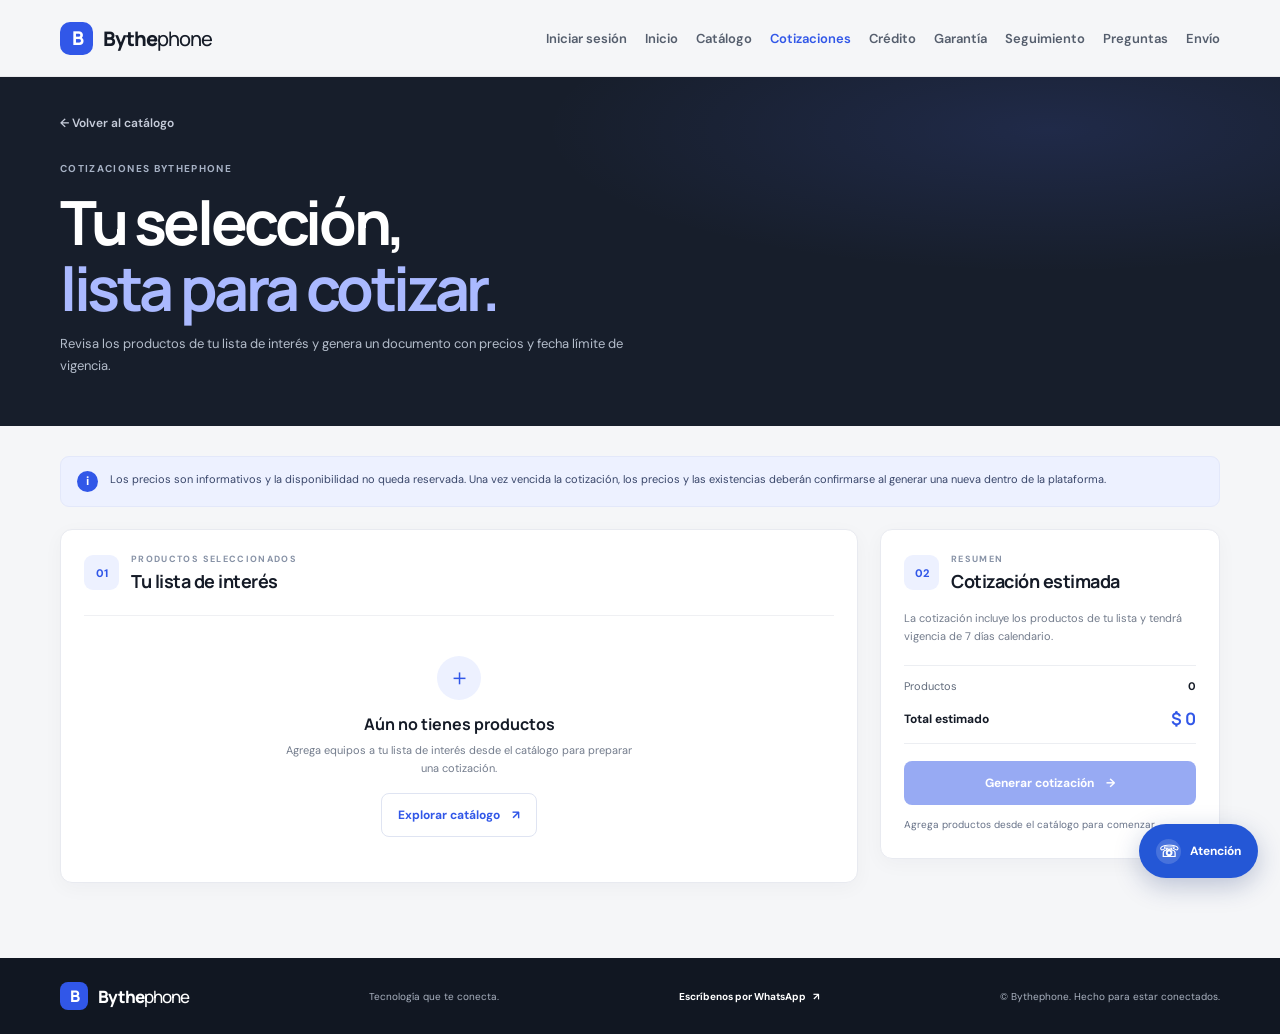
<file: cotizaciones.html>
<!DOCTYPE html>
<html lang="es">
  <head>
    <meta charset="UTF-8" />
    <meta name="viewport" content="width=device-width, initial-scale=1.0" />
    <meta
      name="description"
      content="Revisa tus equipos de interés y genera una cotización Bythephone con fecha de vigencia."
    />
    <meta name="theme-color" content="#f5f6f8" />
    <title>Cotizaciones | Bythephone</title>
    <link rel="stylesheet" href="cotizaciones.css" />
    <link rel="stylesheet" href="atencion.css" />
    <script src="atencion.js" defer></script>
    <link rel="preconnect" href="https://fonts.googleapis.com" />
    <link rel="preconnect" href="https://fonts.gstatic.com" crossorigin />
    <link
      href="https://fonts.googleapis.com/css2?family=DM+Sans:wght@400;500;600;700&family=Manrope:wght@400;500;600;700;800&display=swap"
      rel="stylesheet"
    />
  </head>
  <body>
    <header class="site-header">
      <div class="header-inner">
        <a class="brand" href="inicio.html#inicio" aria-label="Bythephone, ir al inicio">
          <span class="brand-mark" aria-hidden="true">B</span>
          <span>Bythe<span class="brand-light">phone</span></span>
        </a>
        <nav class="main-nav" aria-label="Navegación principal">
          <a href="sesion.html">Iniciar sesión</a>
          <a href="inicio.html#inicio">Inicio</a>
          <a href="catalogo.html">Catálogo</a>
          <a href="cotizaciones.html" aria-current="page">Cotizaciones</a>
          <a href="credito.html">Crédito</a>
          <a href="garantia.html">Garantía</a>
          <a href="seguimiento.html">Seguimiento</a>
          <a href="preguntas.html">Preguntas</a>
          <a href="envio.html">Envío</a>
        </nav>
      </div>
    </header>

    <main>
      <section class="quote-hero">
        <div class="quote-hero-inner">
          <a class="back-link" href="catalogo.html">← Volver al catálogo</a>
          <span class="eyebrow">COTIZACIONES BYTHEPHONE</span>
          <h1>Tu selección,<br /><span>lista para cotizar.</span></h1>
          <p>Revisa los productos de tu lista de interés y genera un documento con precios y fecha límite de vigencia.</p>
        </div>
      </section>

      <section class="quote-section" aria-label="Crear cotización">
        <div class="quote-notice" role="note">
          <span class="notice-icon" aria-hidden="true">i</span>
          <p>
            Los precios son informativos y la disponibilidad no queda reservada. Una vez vencida la cotización,
            los precios y las existencias deberán confirmarse al generar una nueva dentro de la plataforma.
          </p>
        </div>

        <div class="quote-layout">
          <section class="interest-card" aria-labelledby="interestTitle">
            <div class="card-heading">
              <span class="step-number">01</span>
              <div>
                <span class="eyebrow">PRODUCTOS SELECCIONADOS</span>
                <h2 id="interestTitle">Tu lista de interés</h2>
              </div>
            </div>
            <div class="interest-list" id="interestList"></div>
            <div class="empty-state" id="emptyInterest" hidden>
              <span class="empty-icon" aria-hidden="true">＋</span>
              <h3>Aún no tienes productos</h3>
              <p>Agrega equipos a tu lista de interés desde el catálogo para preparar una cotización.</p>
              <a class="button button-outline" href="catalogo.html">Explorar catálogo <span aria-hidden="true">↗</span></a>
            </div>
          </section>

          <aside class="summary-card" aria-labelledby="summaryTitle">
            <div class="card-heading">
              <span class="step-number">02</span>
              <div>
                <span class="eyebrow">RESUMEN</span>
                <h2 id="summaryTitle">Cotización estimada</h2>
              </div>
            </div>
            <p class="summary-copy">La cotización incluye los productos de tu lista y tendrá vigencia de 7 días calendario.</p>
            <div class="summary-totals">
              <p><span>Productos</span><strong id="productCount">0</strong></p>
              <p class="total-row"><span>Total estimado</span><strong id="subtotalAmount">$ 0</strong></p>
            </div>
            <button class="button button-primary generate-button" id="generateQuote" type="button" disabled>
              Generar cotización <span aria-hidden="true">→</span>
            </button>
            <p class="quote-status" id="quoteStatus" role="status" aria-live="polite">
              Agrega productos desde el catálogo para comenzar.
            </p>
          </aside>
        </div>

        <section class="quote-document" id="quoteDocument" aria-labelledby="documentTitle" hidden>
          <div class="document-header">
            <div class="document-brand">
              <span class="brand-mark" aria-hidden="true">B</span>
              <div>
                <strong>Bythephone</strong>
                <span>Tecnología que te conecta</span>
              </div>
            </div>
            <div class="document-title">
              <span class="eyebrow">PROPUESTA COMERCIAL</span>
              <h2 id="documentTitle">Cotización</h2>
              <span class="quote-number" id="quoteNumber"></span>
            </div>
          </div>

          <div class="document-parties">
            <div>
              <span class="document-label">EMITIDA POR</span>
              <strong>Bythephone</strong>
              <span>Colombia · +57 301 895 1862</span>
            </div>
            <dl class="document-dates">
              <div><dt>Fecha de generación</dt><dd id="generatedDate"></dd></div>
              <div><dt>Válida hasta</dt><dd id="validUntil"></dd></div>
            </dl>
          </div>

          <div class="document-table-wrap">
            <table class="document-table">
              <thead>
                <tr>
                  <th scope="col">Producto</th>
                  <th scope="col">Cantidad</th>
                  <th scope="col">Precio unitario</th>
                  <th scope="col">Total</th>
                </tr>
              </thead>
              <tbody id="quoteItems"></tbody>
            </table>
          </div>

          <div class="document-total">
            <span>Total estimado de productos</span>
            <strong id="quoteTotal"></strong>
          </div>
          <p class="document-terms">
            Esta cotización vence en la fecha indicada. No garantiza ni reserva inventario. Después del vencimiento,
            los precios y la disponibilidad están sujetos a confirmación mediante una nueva generación de cotización
            dentro de la plataforma. El envío no está incluido.
          </p>
          <div class="document-actions">
            <button class="button button-primary" id="downloadQuote" type="button">Descargar / guardar PDF <span aria-hidden="true">↓</span></button>
            <span>En la ventana de impresión, selecciona «Guardar como PDF».</span>
          </div>
        </section>
      </section>
    </main>

    <footer class="site-footer">
      <div class="footer-inner">
        <a class="brand footer-brand" href="inicio.html#inicio">
          <span class="brand-mark" aria-hidden="true">B</span>
          <span>Bythe<span class="brand-light">phone</span></span>
        </a>
        <p>Tecnología que te conecta.</p>
        <a class="social-link" href="https://wa.me/573018951862" target="_blank" rel="noopener noreferrer">
          Escríbenos por WhatsApp <span aria-hidden="true">↗</span>
        </a>
        <span>© Bythephone. Hecho para estar conectados.</span>
      </div>
    </footer>

    <script>
      const interestStorageKey = "bythephone-interest-list";
      const quoteStorageKey = "bythephone-current-quote";
      const products = [
        { id: "samsung-a55", brand: "Samsung", name: "Galaxy A55 5G", price: 1899900 },
        { id: "iphone-13", brand: "Apple", name: "iPhone 13", price: 2399900 },
        { id: "xiaomi-redmi-note-13", brand: "Xiaomi", name: "Redmi Note 13 Pro 5G", price: 1499900 },
        { id: "motorola-edge-50", brand: "Motorola", name: "Edge 50 Fusion", price: 1399900 },
        { id: "samsung-a35", brand: "Samsung", name: "Galaxy A35 5G", price: 1199900 },
        { id: "xiaomi-redmi-13", brand: "Xiaomi", name: "Redmi Note 13", price: 799900 },
        { id: "motorola-g84", brand: "Motorola", name: "Moto G84 5G", price: 899900 },
        { id: "iphone-15", brand: "Apple", name: "iPhone 15", price: 3599900 }
      ];
      const productById = new Map(products.map((product) => [product.id, product]));
      const copFormatter = new Intl.NumberFormat("es-CO", {
        style: "currency",
        currency: "COP",
        maximumFractionDigits: 0
      });
      const dateFormatter = new Intl.DateTimeFormat("es-CO", { dateStyle: "long" });
      const interestList = document.querySelector("#interestList");
      const emptyInterest = document.querySelector("#emptyInterest");
      const quoteStatus = document.querySelector("#quoteStatus");
      const generateButton = document.querySelector("#generateQuote");
      let interestItems = readInterestItems();
      let currentQuote = readCurrentQuote();

      function money(amount) {
        return copFormatter.format(amount);
      }

      function escapeHtml(value) {
        return String(value).replace(/[&<>"']/g, (character) => ({
          "&": "&amp;",
          "<": "&lt;",
          ">": "&gt;",
          '"': "&quot;",
          "'": "&#39;"
        })[character]);
      }

      function setStatus(message, isError = false) {
        quoteStatus.textContent = message;
        quoteStatus.classList.toggle("is-error", isError);
      }

      function readInterestItems() {
        try {
          const storedItems = JSON.parse(localStorage.getItem(interestStorageKey) || "[]");
          if (!Array.isArray(storedItems)) throw new Error("La lista guardada no tiene un formato válido.");
          return storedItems
            .map((item) => typeof item === "string" ? { id: item, quantity: 1 } : item)
            .filter((item) =>
              item &&
              productById.has(item.id) &&
              Number.isInteger(item.quantity) &&
              item.quantity >= 1 &&
              item.quantity <= 99
            );
        } catch (error) {
          setStatus("No fue posible leer tu lista de interés. Revisa la configuración de almacenamiento del navegador.", true);
          return [];
        }
      }

      function saveInterestItems(nextItems) {
        try {
          localStorage.setItem(interestStorageKey, JSON.stringify(nextItems));
          interestItems = nextItems;
          return true;
        } catch (error) {
          setStatus("No fue posible guardar los cambios de tu lista. Revisa la configuración de almacenamiento del navegador.", true);
          return false;
        }
      }

      function isValidQuote(quote) {
        return quote &&
          typeof quote.number === "string" &&
          Number.isFinite(Date.parse(quote.generatedAt)) &&
          Number.isFinite(Date.parse(quote.validUntil)) &&
          Array.isArray(quote.items) &&
          quote.items.length > 0 &&
          quote.items.every((item) =>
            item &&
            typeof item.name === "string" &&
            typeof item.brand === "string" &&
            Number.isFinite(item.price) &&
            item.price >= 0 &&
            Number.isInteger(item.quantity) &&
            item.quantity >= 1 &&
            item.quantity <= 99
          );
      }

      function readCurrentQuote() {
        try {
          const storedQuote = JSON.parse(localStorage.getItem(quoteStorageKey) || "null");
          if (storedQuote === null) return null;
          if (!isValidQuote(storedQuote)) throw new Error("La cotización guardada no tiene un formato válido.");
          return storedQuote;
        } catch (error) {
          setStatus("No fue posible leer la cotización guardada. Puedes generar una nueva.", true);
          return null;
        }
      }

      function renderInterestList() {
        const validItems = interestItems.filter((item) => productById.has(item.id));
        const subtotal = validItems.reduce((total, item) => total + productById.get(item.id).price * item.quantity, 0);
        document.querySelector("#productCount").textContent = String(validItems.reduce((total, item) => total + item.quantity, 0));
        document.querySelector("#subtotalAmount").textContent = money(subtotal);
        generateButton.disabled = validItems.length === 0;
        emptyInterest.hidden = validItems.length > 0;
        interestList.innerHTML = validItems.map((item) => {
          const product = productById.get(item.id);
          return `
            <article class="interest-item">
              <div class="product-mark" aria-hidden="true">${escapeHtml(product.brand.slice(0, 1))}</div>
              <div class="interest-item-info">
                <span class="product-brand">${escapeHtml(product.brand)}</span>
                <h3>${escapeHtml(product.name)}</h3>
                <strong>${money(product.price)} <small>por unidad</small></strong>
              </div>
              <div class="item-controls">
                <label for="quantity-${escapeHtml(product.id)}">Cantidad</label>
                <input
                  id="quantity-${escapeHtml(product.id)}"
                  type="number"
                  min="1"
                  max="99"
                  value="${item.quantity}"
                  data-quantity-for="${escapeHtml(product.id)}"
                  aria-label="Cantidad de ${escapeHtml(product.name)}"
                />
                <button class="remove-item" type="button" data-remove-item="${escapeHtml(product.id)}">Quitar</button>
              </div>
            </article>
          `;
        }).join("");

        if (validItems.length > 0 && !quoteStatus.classList.contains("is-error")) {
          setStatus("Ajusta cantidades si lo necesitas y genera tu cotización cuando estés listo.");
        }
      }

      function renderQuote(quote) {
        const validUntil = new Date(quote.validUntil);
        const isExpired = Date.now() > validUntil.getTime();
        document.querySelector("#quoteNumber").textContent = quote.number;
        document.querySelector("#generatedDate").textContent = dateFormatter.format(new Date(quote.generatedAt));
        document.querySelector("#validUntil").textContent = dateFormatter.format(validUntil);
        document.querySelector("#quoteItems").innerHTML = quote.items.map((item) => `
          <tr>
            <td><strong>${escapeHtml(item.brand)} ${escapeHtml(item.name)}</strong></td>
            <td>${item.quantity}</td>
            <td>${money(item.price)}</td>
            <td>${money(item.price * item.quantity)}</td>
          </tr>
        `).join("");
        const total = quote.items.reduce((sum, item) => sum + item.price * item.quantity, 0);
        document.querySelector("#quoteTotal").textContent = money(total);
        document.querySelector("#quoteDocument").hidden = false;
        const downloadButton = document.querySelector("#downloadQuote");
        downloadButton.disabled = isExpired;
        downloadButton.textContent = isExpired ? "Cotización vencida" : "Descargar / guardar PDF ↓";
        if (isExpired) {
          setStatus("Esta cotización venció. Genera una nueva para confirmar precios y disponibilidad.", true);
        } else {
          setStatus(`Cotización vigente hasta el ${dateFormatter.format(validUntil)}.`);
        }
      }

      interestList.addEventListener("change", (event) => {
        const quantityInput = event.target.closest("[data-quantity-for]");
        if (!quantityInput) return;
        const item = interestItems.find((entry) => entry.id === quantityInput.dataset.quantityFor);
        if (!item) return;
        const quantity = Number(quantityInput.value);
        if (!Number.isInteger(quantity) || quantity < 1 || quantity > 99) {
          quantityInput.value = String(item.quantity);
          setStatus("La cantidad debe estar entre 1 y 99 unidades.", true);
          return;
        }
        const nextItems = interestItems.map((entry) =>
          entry.id === item.id ? { ...entry, quantity } : entry
        );
        if (saveInterestItems(nextItems)) {
          renderInterestList();
          if (!quoteStatus.classList.contains("is-error")) {
            setStatus("Cantidad actualizada. Genera una nueva cotización para incluir este cambio.");
          }
        }
      });

      interestList.addEventListener("click", (event) => {
        const removeButton = event.target.closest("[data-remove-item]");
        if (!removeButton) return;
        const nextItems = interestItems.filter((item) => item.id !== removeButton.dataset.removeItem);
        if (saveInterestItems(nextItems)) {
          renderInterestList();
          if (!quoteStatus.classList.contains("is-error")) {
            setStatus("Producto retirado de tu lista. Genera una nueva cotización para actualizarla.");
          }
        }
      });

      generateButton.addEventListener("click", () => {
        const items = interestItems
          .filter((item) => productById.has(item.id))
          .map((item) => {
            const product = productById.get(item.id);
            return { id: product.id, brand: product.brand, name: product.name, price: product.price, quantity: item.quantity };
          });
        if (items.length === 0) {
          setStatus("Agrega al menos un producto desde el catálogo antes de generar la cotización.", true);
          return;
        }

        const generatedAt = new Date();
        const validUntil = new Date(generatedAt);
        validUntil.setDate(validUntil.getDate() + 7);
        validUntil.setHours(23, 59, 59, 999);
        const quote = {
          number: `BT-COT-${Date.now().toString().slice(-8)}`,
          generatedAt: generatedAt.toISOString(),
          validUntil: validUntil.toISOString(),
          items
        };
        try {
          localStorage.setItem(quoteStorageKey, JSON.stringify(quote));
          currentQuote = quote;
          renderQuote(currentQuote);
          document.querySelector("#quoteDocument").scrollIntoView({ behavior: "smooth", block: "start" });
        } catch (error) {
          setStatus("No fue posible guardar la cotización. Revisa la configuración de almacenamiento del navegador e inténtalo de nuevo.", true);
        }
      });

      document.querySelector("#downloadQuote").addEventListener("click", () => {
        if (!currentQuote || Date.now() > Date.parse(currentQuote.validUntil)) {
          setStatus("Esta cotización venció. Genera una nueva antes de descargar el PDF.", true);
          return;
        }
        window.print();
      });

      renderInterestList();
      if (currentQuote) renderQuote(currentQuote);
    </script>
  </body>
</html>
</file>
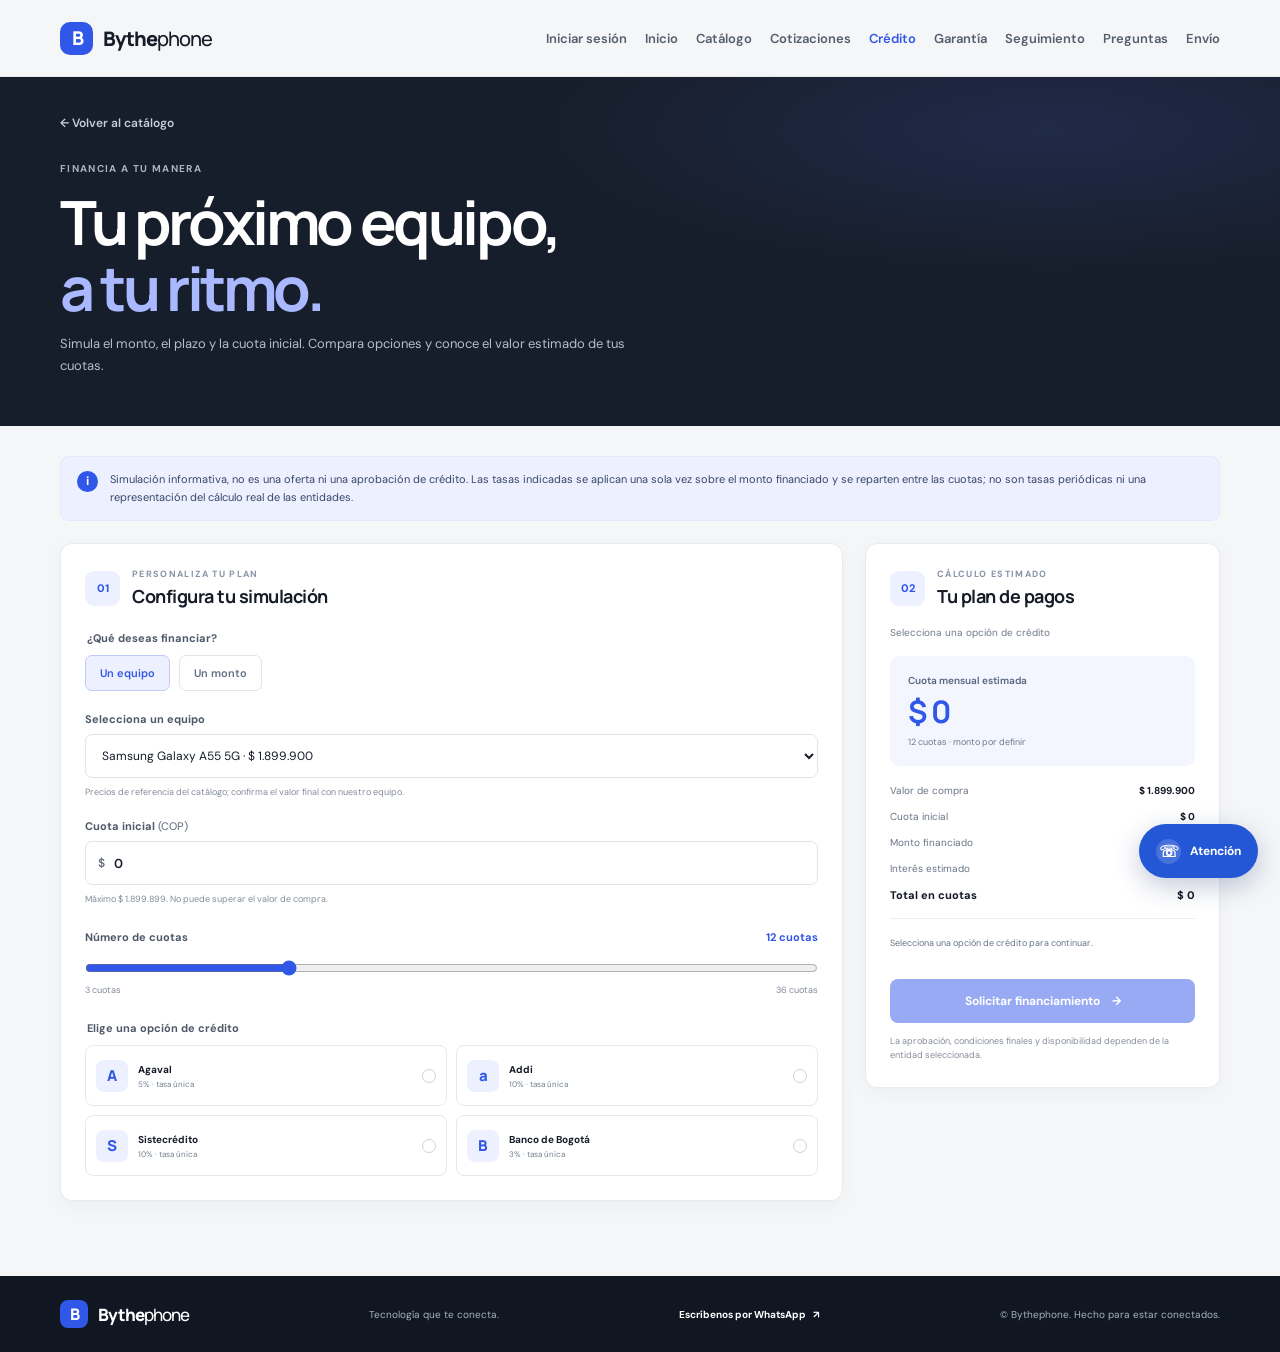
<file: credito.html>
<!DOCTYPE html>
<html lang="es">
  <head>
    <meta charset="UTF-8" />
    <meta name="viewport" content="width=device-width, initial-scale=1.0" />
    <meta
      name="description"
      content="Simula cuotas de financiación para tu próximo celular con las opciones de crédito Bythephone."
    />
    <meta name="theme-color" content="#f5f6f8" />
    <title>Simulador de crédito | Bythephone</title>
    <link rel="stylesheet" href="credito.css" />
    <link rel="stylesheet" href="atencion.css" />
    <script src="atencion.js" defer></script>
    <link rel="preconnect" href="https://fonts.googleapis.com" />
    <link rel="preconnect" href="https://fonts.gstatic.com" crossorigin />
    <link
      href="https://fonts.googleapis.com/css2?family=DM+Sans:wght@400;500;600;700&family=Manrope:wght@400;500;600;700;800&display=swap"
      rel="stylesheet"
    />
  </head>
  <body>
    <header class="site-header">
      <div class="header-inner">
        <a class="brand" href="inicio.html#inicio" aria-label="Bythephone, ir al inicio">
          <span class="brand-mark" aria-hidden="true">B</span>
          <span>Bythe<span class="brand-light">phone</span></span>
        </a>
        <nav class="main-nav" aria-label="Navegación principal">
          <a href="sesion.html">Iniciar sesión</a>
          <a href="inicio.html#inicio">Inicio</a>
          <a href="catalogo.html">Catálogo</a>
          <a href="cotizaciones.html">Cotizaciones</a>
          <a href="credito.html" aria-current="page">Crédito</a>
          <a href="garantia.html">Garantía</a>
          <a href="seguimiento.html">Seguimiento</a>
          <a href="preguntas.html">Preguntas</a>
          <a href="envio.html">Envío</a>
        </nav>
      </div>
    </header>

    <main>
      <section class="credit-hero">
        <div class="credit-hero-inner">
          <a class="back-link" href="catalogo.html">← Volver al catálogo</a>
          <span class="eyebrow">FINANCIA A TU MANERA</span>
          <h1>Tu próximo equipo,<br /><span>a tu ritmo.</span></h1>
          <p>Simula el monto, el plazo y la cuota inicial. Compara opciones y conoce el valor estimado de tus cuotas.</p>
        </div>
      </section>

      <section class="credit-section" aria-label="Simulador de crédito">
        <div class="demo-notice" role="note">
          <span class="notice-icon" aria-hidden="true">i</span>
          <p>
            Simulación informativa, no es una oferta ni una aprobación de crédito. Las tasas indicadas se aplican
            una sola vez sobre el monto financiado y se reparten entre las cuotas; no son tasas periódicas ni una
            representación del cálculo real de las entidades.
          </p>
        </div>

        <form class="simulator-layout" id="creditForm" novalidate>
          <section class="simulator-card" aria-labelledby="simulatorTitle">
            <div class="card-heading">
              <span class="step-number">01</span>
              <div>
                <span class="eyebrow">PERSONALIZA TU PLAN</span>
                <h2 id="simulatorTitle">Configura tu simulación</h2>
              </div>
            </div>

            <fieldset class="purchase-type">
              <legend>¿Qué deseas financiar?</legend>
              <label class="type-option">
                <input type="radio" name="purchaseType" value="product" checked />
                <span>Un equipo</span>
              </label>
              <label class="type-option">
                <input type="radio" name="purchaseType" value="amount" />
                <span>Un monto</span>
              </label>
            </fieldset>

            <div class="field-group" id="productField">
              <label for="equipmentSelect">Selecciona un equipo</label>
              <select id="equipmentSelect" name="equipment">
                <option value="samsung-a55">Samsung Galaxy A55 5G · $ 1.899.900</option>
                <option value="iphone-13">Apple iPhone 13 · $ 2.399.900</option>
                <option value="xiaomi-redmi-note-13">Xiaomi Redmi Note 13 Pro 5G · $ 1.499.900</option>
                <option value="motorola-edge-50">Motorola Edge 50 Fusion · $ 1.399.900</option>
                <option value="samsung-a35">Samsung Galaxy A35 5G · $ 1.199.900</option>
                <option value="xiaomi-redmi-13">Xiaomi Redmi Note 13 · $ 799.900</option>
                <option value="motorola-g84">Motorola Moto G84 5G · $ 899.900</option>
                <option value="iphone-15">Apple iPhone 15 · $ 3.599.900</option>
              </select>
              <span class="field-hint">Precios de referencia del catálogo; confirma el valor final con nuestro equipo.</span>
            </div>

            <div class="field-group" id="amountField" hidden>
              <label for="purchaseAmount">Monto de la compra <span>(COP)</span></label>
              <div class="input-with-prefix">
                <span aria-hidden="true">$</span>
                <input id="purchaseAmount" name="purchaseAmount" type="number" min="1" max="100000000" step="1000" value="2500000" inputmode="numeric" />
              </div>
              <span class="field-hint">Ingresa un monto entre $ 1 y $ 100.000.000 COP.</span>
            </div>

            <div class="field-group">
              <label for="downPayment">Cuota inicial <span>(COP)</span></label>
              <div class="input-with-prefix">
                <span aria-hidden="true">$</span>
                <input id="downPayment" name="downPayment" type="number" min="0" step="1000" value="0" inputmode="numeric" />
              </div>
              <span class="field-hint" id="downPaymentHint">Ingresa el valor que pagarías al inicio, si aplica.</span>
            </div>

            <div class="field-group installment-field">
              <div class="field-label-row">
                <label for="installments">Número de cuotas</label>
                <output id="installmentOutput" for="installments">12 cuotas</output>
              </div>
              <input id="installments" name="installments" type="range" min="3" max="36" step="1" value="12" />
              <div class="range-labels"><span>3 cuotas</span><span>36 cuotas</span></div>
            </div>

            <fieldset class="provider-field">
              <legend>Elige una opción de crédito</legend>
              <div class="provider-grid">
                <label class="provider-option">
                  <input type="radio" name="provider" value="Agaval" data-rate="0.05" />
                  <span class="provider-mark" aria-hidden="true">A</span>
                  <span class="provider-info"><strong>Agaval</strong><small>5% · tasa única</small></span>
                  <span class="provider-check" aria-hidden="true"></span>
                </label>
                <label class="provider-option">
                  <input type="radio" name="provider" value="Addi" data-rate="0.10" />
                  <span class="provider-mark" aria-hidden="true">a</span>
                  <span class="provider-info"><strong>Addi</strong><small>10% · tasa única</small></span>
                  <span class="provider-check" aria-hidden="true"></span>
                </label>
                <label class="provider-option">
                  <input type="radio" name="provider" value="Sistecrédito" data-rate="0.10" />
                  <span class="provider-mark" aria-hidden="true">S</span>
                  <span class="provider-info"><strong>Sistecrédito</strong><small>10% · tasa única</small></span>
                  <span class="provider-check" aria-hidden="true"></span>
                </label>
                <label class="provider-option">
                  <input type="radio" name="provider" value="Banco de Bogotá" data-rate="0.03" />
                  <span class="provider-mark" aria-hidden="true">B</span>
                  <span class="provider-info"><strong>Banco de Bogotá</strong><small>3% · tasa única</small></span>
                  <span class="provider-check" aria-hidden="true"></span>
                </label>
              </div>
            </fieldset>
          </section>

          <aside class="result-card" aria-labelledby="resultTitle">
            <div class="card-heading">
              <span class="step-number">02</span>
              <div>
                <span class="eyebrow">CÁLCULO ESTIMADO</span>
                <h2 id="resultTitle">Tu plan de pagos</h2>
              </div>
            </div>
            <p class="selected-provider" id="selectedProvider">Selecciona una opción de crédito</p>
            <div class="monthly-payment">
              <span>Cuota mensual estimada</span>
              <strong id="monthlyPayment">$ 0</strong>
              <small id="installmentSummary">12 cuotas · monto por definir</small>
            </div>
            <dl class="result-breakdown">
              <div><dt>Valor de compra</dt><dd id="purchaseValue">$ 0</dd></div>
              <div><dt>Cuota inicial</dt><dd id="downPaymentValue">$ 0</dd></div>
              <div><dt>Monto financiado</dt><dd id="financedAmount">$ 0</dd></div>
              <div><dt>Interés estimado</dt><dd id="interestAmount">$ 0</dd></div>
              <div class="result-total"><dt>Total en cuotas</dt><dd id="repaymentTotal">$ 0</dd></div>
            </dl>
            <p class="validation-message" id="validationMessage" role="status" aria-live="polite">
              Selecciona una opción de crédito para calcular la cuota.
            </p>
            <button class="button button-primary submit-button" id="submitCredit" type="submit" disabled>
              Solicitar financiamiento <span aria-hidden="true">→</span>
            </button>
            <p class="result-footnote">La aprobación, condiciones finales y disponibilidad dependen de la entidad seleccionada.</p>
          </aside>
        </form>

        <section class="confirmation-card" id="confirmationCard" aria-labelledby="confirmationTitle" tabindex="-1" hidden>
          <div class="confirmation-icon" aria-hidden="true">✓</div>
          <span class="eyebrow">SIMULACIÓN GUARDADA EN ESTE NAVEGADOR</span>
          <h2 id="confirmationTitle">Tu plan quedó registrado.</h2>
          <p id="confirmationMessage"></p>
          <dl class="confirmation-details" id="confirmationDetails"></dl>
          <p class="confirmation-note">
            Esta acción no envió una solicitud a la entidad financiera ni comparte tus datos. La simulación se
            guarda localmente como demostración y no representa una aprobación.
          </p>
          <a class="button button-outline" href="catalogo.html">Volver al catálogo <span aria-hidden="true">↗</span></a>
        </section>
      </section>
    </main>

    <footer class="site-footer">
      <div class="footer-inner">
        <a class="brand footer-brand" href="inicio.html#inicio">
          <span class="brand-mark" aria-hidden="true">B</span>
          <span>Bythe<span class="brand-light">phone</span></span>
        </a>
        <p>Tecnología que te conecta.</p>
        <a class="social-link" href="https://wa.me/573018951862" target="_blank" rel="noopener noreferrer">
          Escríbenos por WhatsApp <span aria-hidden="true">↗</span>
        </a>
        <span>© Bythephone. Hecho para estar conectados.</span>
      </div>
    </footer>

    <script>
      const equipment = [
        { id: "samsung-a55", brand: "Samsung", name: "Galaxy A55 5G", price: 1899900 },
        { id: "iphone-13", brand: "Apple", name: "iPhone 13", price: 2399900 },
        { id: "xiaomi-redmi-note-13", brand: "Xiaomi", name: "Redmi Note 13 Pro 5G", price: 1499900 },
        { id: "motorola-edge-50", brand: "Motorola", name: "Edge 50 Fusion", price: 1399900 },
        { id: "samsung-a35", brand: "Samsung", name: "Galaxy A35 5G", price: 1199900 },
        { id: "xiaomi-redmi-13", brand: "Xiaomi", name: "Redmi Note 13", price: 799900 },
        { id: "motorola-g84", brand: "Motorola", name: "Moto G84 5G", price: 899900 },
        { id: "iphone-15", brand: "Apple", name: "iPhone 15", price: 3599900 }
      ];
      const storageKey = "bythephone-credit-simulation";
      const copFormatter = new Intl.NumberFormat("es-CO", {
        style: "currency",
        currency: "COP",
        maximumFractionDigits: 0
      });
      const form = document.querySelector("#creditForm");
      const equipmentSelect = document.querySelector("#equipmentSelect");
      const purchaseAmount = document.querySelector("#purchaseAmount");
      const downPayment = document.querySelector("#downPayment");
      const installments = document.querySelector("#installments");
      const productField = document.querySelector("#productField");
      const amountField = document.querySelector("#amountField");
      const submitButton = document.querySelector("#submitCredit");
      const validationMessage = document.querySelector("#validationMessage");

      function money(amount) {
        return copFormatter.format(amount);
      }

      function escapeHtml(value) {
        return String(value).replace(/[&<>"']/g, (character) => ({
          "&": "&amp;",
          "<": "&lt;",
          ">": "&gt;",
          '"': "&quot;",
          "'": "&#39;"
        })[character]);
      }

      function getPurchase() {
        const type = form.querySelector('input[name="purchaseType"]:checked').value;
        if (type === "amount") {
          return {
            type,
            name: "Monto personalizado",
            price: Number(purchaseAmount.value)
          };
        }
        const selectedEquipment = equipment.find((item) => item.id === equipmentSelect.value);
        return selectedEquipment
          ? { type, name: `${selectedEquipment.brand} ${selectedEquipment.name}`, price: selectedEquipment.price }
          : null;
      }

      function getSelection() {
        const purchase = getPurchase();
        const providerInput = form.querySelector('input[name="provider"]:checked');
        const initial = Number(downPayment.value);
        const term = Number(installments.value);
        if (!purchase || !Number.isFinite(purchase.price) || purchase.price < 1 || purchase.price > 100000000) {
          return { error: "Ingresa un valor de compra entre $ 1 y $ 100.000.000 COP." };
        }
        if (!Number.isFinite(initial) || initial < 0 || initial >= purchase.price) {
          return { error: "La cuota inicial debe ser igual o mayor a $ 0 y menor al valor de compra." };
        }
        if (!Number.isInteger(term) || term < 3 || term > 36) {
          return { error: "Selecciona un plazo entre 3 y 36 cuotas." };
        }
        if (!providerInput) return { error: "Selecciona una opción de crédito para continuar." };

        const financed = purchase.price - initial;
        const interest = Math.round(financed * Number(providerInput.dataset.rate));
        const total = financed + interest;
        return {
          purchase,
          provider: providerInput.value,
          rate: Number(providerInput.dataset.rate),
          initial,
          term,
          financed,
          interest,
          total,
          monthly: Math.ceil(total / term)
        };
      }

      function setValidation(message, isError) {
        validationMessage.textContent = message;
        validationMessage.classList.toggle("is-error", isError);
      }

      function updateSimulator() {
        const purchaseType = form.querySelector('input[name="purchaseType"]:checked').value;
        productField.hidden = purchaseType !== "product";
        amountField.hidden = purchaseType !== "amount";
        const purchase = getPurchase();
        const price = purchase && Number.isFinite(purchase.price) ? purchase.price : 0;
        downPayment.max = String(Math.max(0, price - 1));
        document.querySelector("#downPaymentHint").textContent = price > 0
          ? `Máximo ${money(Math.max(0, price - 1))}. No puede superar el valor de compra.`
          : "Ingresa un monto para calcular tu cuota inicial.";
        document.querySelector("#installmentOutput").textContent = `${installments.value} ${Number(installments.value) === 1 ? "cuota" : "cuotas"}`;

        const selection = getSelection();
        if (selection.error) {
          const safelyValidPrice = purchase && Number.isFinite(purchase.price) && purchase.price > 0;
          document.querySelector("#purchaseValue").textContent = safelyValidPrice ? money(purchase.price) : "$ 0";
          document.querySelector("#downPaymentValue").textContent = safelyValidPrice ? money(Math.max(0, Number(downPayment.value) || 0)) : "$ 0";
          document.querySelector("#financedAmount").textContent = "$ 0";
          document.querySelector("#interestAmount").textContent = "$ 0";
          document.querySelector("#repaymentTotal").textContent = "$ 0";
          document.querySelector("#monthlyPayment").textContent = "$ 0";
          document.querySelector("#installmentSummary").textContent = `${installments.value} cuotas · monto por definir`;
          const selectedProvider = form.querySelector('input[name="provider"]:checked');
          document.querySelector("#selectedProvider").textContent = selectedProvider
            ? `${selectedProvider.value} · tasa única del ${Number(selectedProvider.dataset.rate) * 100}%`
            : "Selecciona una opción de crédito";
          setValidation(selection.error, Boolean(purchase && (Number(downPayment.value) >= purchase.price || Number(purchase.price) > 100000000 || Number(purchase.price) < 1)));
          submitButton.disabled = true;
          return;
        }

        document.querySelector("#purchaseValue").textContent = money(selection.purchase.price);
        document.querySelector("#downPaymentValue").textContent = money(selection.initial);
        document.querySelector("#financedAmount").textContent = money(selection.financed);
        document.querySelector("#interestAmount").textContent = money(selection.interest);
        document.querySelector("#repaymentTotal").textContent = money(selection.total);
        document.querySelector("#monthlyPayment").textContent = money(selection.monthly);
        document.querySelector("#installmentSummary").textContent = `${selection.term} cuotas · interés único del ${(selection.rate * 100).toFixed(0)}%`;
        document.querySelector("#selectedProvider").textContent = selection.provider;
        setValidation("Valores estimados. Ajusta el plazo o la cuota inicial para recalcular.", false);
        submitButton.disabled = false;
      }

      function showConfirmation(simulation) {
        document.querySelector("#confirmationMessage").textContent =
          `Guardamos tu simulación ${simulation.number} para ${simulation.provider}.`;
        document.querySelector("#confirmationDetails").innerHTML = `
          <div><dt>Equipo o monto</dt><dd>${escapeHtml(simulation.purchaseName)}</dd></div>
          <div><dt>Entidad seleccionada</dt><dd>${escapeHtml(simulation.provider)}</dd></div>
          <div><dt>Cuota inicial</dt><dd>${money(simulation.downPayment)}</dd></div>
          <div><dt>Plazo</dt><dd>${simulation.installments} cuotas</dd></div>
          <div><dt>Interés estimado</dt><dd>${money(simulation.interest)}</dd></div>
          <div><dt>Cuota mensual estimada</dt><dd>${money(simulation.monthlyPayment)}</dd></div>
        `;
        const confirmationCard = document.querySelector("#confirmationCard");
        confirmationCard.hidden = false;
        confirmationCard.focus();
        confirmationCard.scrollIntoView({ behavior: "smooth", block: "start" });
      }

      form.addEventListener("input", updateSimulator);
      form.addEventListener("change", updateSimulator);

      form.addEventListener("submit", (event) => {
        event.preventDefault();
        const selection = getSelection();
        if (selection.error) {
          updateSimulator();
          return;
        }

        const simulation = {
          number: `BT-CRED-${Date.now().toString().slice(-8)}`,
          createdAt: new Date().toISOString(),
          purchaseType: selection.purchase.type,
          purchaseName: selection.purchase.name,
          purchaseValue: selection.purchase.price,
          provider: selection.provider,
          rate: selection.rate,
          downPayment: selection.initial,
          financedAmount: selection.financed,
          installments: selection.term,
          interest: selection.interest,
          totalRepayment: selection.total,
          monthlyPayment: selection.monthly
        };

        try {
          localStorage.setItem(storageKey, JSON.stringify(simulation));
          showConfirmation(simulation);
        } catch (error) {
          setValidation("No fue posible guardar la simulación. Revisa la configuración de almacenamiento del navegador.", true);
        }
      });

      updateSimulator();
    </script>
  </body>
</html>
</file>
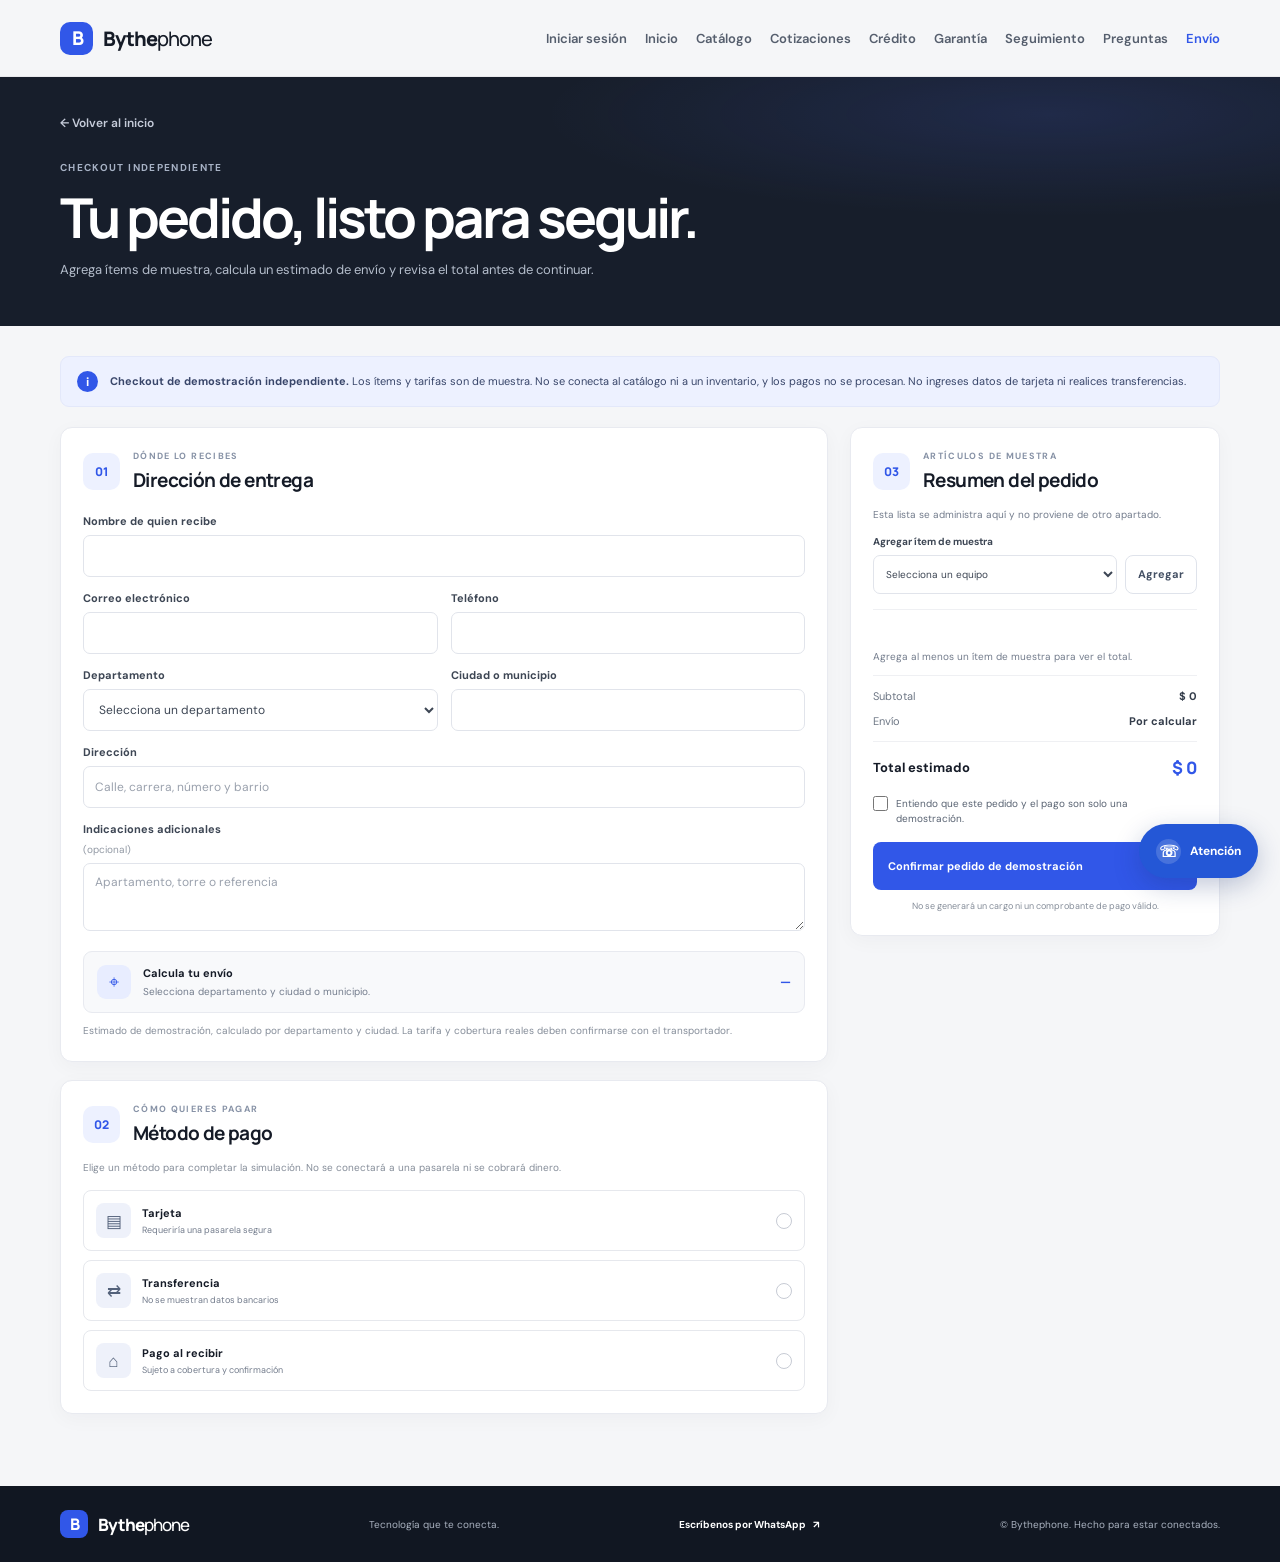
<file: envio.html>
<!DOCTYPE html>
<html lang="es">
  <head>
    <meta charset="UTF-8" />
    <meta name="viewport" content="width=device-width, initial-scale=1.0" />
    <meta
      name="description"
      content="Checkout de demostración independiente con cálculo estimado de envíos Bythephone."
    />
    <meta name="theme-color" content="#f5f6f8" />
    <title>Checkout y envío | Bythephone</title>
    <link rel="stylesheet" href="envio.css" />
    <link rel="stylesheet" href="atencion.css" />
    <script src="atencion.js" defer></script>
    <link rel="preconnect" href="https://fonts.googleapis.com" />
    <link rel="preconnect" href="https://fonts.gstatic.com" crossorigin />
    <link
      href="https://fonts.googleapis.com/css2?family=DM+Sans:wght@400;500;600;700&family=Manrope:wght@400;500;600;700;800&display=swap"
      rel="stylesheet"
    />
  </head>
  <body>
    <header class="site-header">
      <div class="header-inner">
        <a class="brand" href="inicio.html#inicio" aria-label="Bythephone, ir al inicio">
          <span class="brand-mark" aria-hidden="true">B</span>
          <span>Bythe<span class="brand-light">phone</span></span>
        </a>
        <nav class="main-nav" aria-label="Navegación principal">
          <a href="sesion.html">Iniciar sesión</a>
          <a href="inicio.html#inicio">Inicio</a>
          <a href="catalogo.html">Catálogo</a>
          <a href="cotizaciones.html">Cotizaciones</a>
          <a href="credito.html">Crédito</a>
          <a href="garantia.html">Garantía</a>
          <a href="seguimiento.html">Seguimiento</a>
          <a href="preguntas.html">Preguntas</a>
          <a href="envio.html" aria-current="page">Envío</a>
        </nav>
      </div>
    </header>

    <main>
      <section class="checkout-hero">
        <div class="checkout-hero-inner">
          <a class="back-link" href="inicio.html">← Volver al inicio</a>
          <span class="eyebrow">CHECKOUT INDEPENDIENTE</span>
          <h1>Tu pedido, listo para seguir.</h1>
          <p>Agrega ítems de muestra, calcula un estimado de envío y revisa el total antes de continuar.</p>
        </div>
      </section>

      <section class="checkout-section" id="checkout" aria-label="Finalizar pedido">
        <div class="demo-notice" role="note">
          <span class="notice-icon" aria-hidden="true">i</span>
          <p>
            <strong>Checkout de demostración independiente.</strong> Los ítems y tarifas son de muestra.
            No se conecta al catálogo ni a un inventario, y los pagos no se procesan. No ingreses datos de tarjeta ni realices transferencias.
          </p>
        </div>

        <form class="checkout-layout" id="checkoutForm">
          <div class="checkout-form-column">
            <section class="checkout-card" aria-labelledby="deliveryTitle">
              <div class="card-heading">
                <span class="step-number">01</span>
                <div>
                  <span class="eyebrow">DÓNDE LO RECIBES</span>
                  <h2 id="deliveryTitle">Dirección de entrega</h2>
                </div>
              </div>

              <div class="form-grid">
                <label class="field field-wide" for="recipientName">
                  Nombre de quien recibe
                  <input id="recipientName" name="recipientName" autocomplete="name" required />
                </label>
                <label class="field" for="recipientEmail">
                  Correo electrónico
                  <input id="recipientEmail" name="recipientEmail" type="email" autocomplete="email" required />
                </label>
                <label class="field" for="recipientPhone">
                  Teléfono
                  <input
                    id="recipientPhone"
                    name="recipientPhone"
                    type="tel"
                    autocomplete="tel"
                    inputmode="tel"
                    pattern="[0-9]{7,15}"
                    title="Ingresa un número de teléfono válido."
                    required
                  />
                </label>
                <label class="field" for="department">
                  Departamento
                  <select id="department" name="department" required>
                    <option value="">Selecciona un departamento</option>
                    <option>Antioquia</option>
                    <option>Atlántico</option>
                    <option>Bogotá D. C.</option>
                    <option>Bolívar</option>
                    <option>Boyacá</option>
                    <option>Caldas</option>
                    <option>Cundinamarca</option>
                    <option>Magdalena</option>
                    <option>Nariño</option>
                    <option>Norte de Santander</option>
                    <option>Quindío</option>
                    <option>Risaralda</option>
                    <option>Santander</option>
                    <option>Tolima</option>
                    <option>Valle del Cauca</option>
                    <option value="other">Otro departamento de Colombia</option>
                  </select>
                </label>
                <label class="field" for="city">
                  Ciudad o municipio
                  <input id="city" name="city" autocomplete="address-level2" required />
                </label>
                <label class="field field-wide" for="streetAddress">
                  Dirección
                  <input
                    id="streetAddress"
                    name="streetAddress"
                    autocomplete="street-address"
                    placeholder="Calle, carrera, número y barrio"
                    required
                  />
                </label>
                <label class="field field-wide" for="addressNotes">
                  Indicaciones adicionales <span class="optional">(opcional)</span>
                  <textarea id="addressNotes" name="addressNotes" rows="2" placeholder="Apartamento, torre o referencia"></textarea>
                </label>
              </div>

              <div class="shipping-quote" id="shippingQuote" aria-live="polite">
                <span class="shipping-icon" aria-hidden="true">⌖</span>
                <div>
                  <strong id="shippingZone">Calcula tu envío</strong>
                  <p id="shippingDescription">Selecciona departamento y ciudad o municipio.</p>
                </div>
                <span class="shipping-price" id="shippingPrice">—</span>
              </div>
              <p class="shipping-disclaimer">
                Estimado de demostración, calculado por departamento y ciudad. La tarifa y cobertura reales deben confirmarse con el transportador.
              </p>
            </section>

            <section class="checkout-card" aria-labelledby="paymentTitle">
              <div class="card-heading">
                <span class="step-number">02</span>
                <div>
                  <span class="eyebrow">CÓMO QUIERES PAGAR</span>
                  <h2 id="paymentTitle">Método de pago</h2>
                </div>
              </div>
              <p class="payment-demo-note">
                Elige un método para completar la simulación. No se conectará a una pasarela ni se cobrará dinero.
              </p>
              <fieldset class="payment-options">
                <legend class="visually-hidden">Método de pago de demostración</legend>
                <label class="payment-option">
                  <input type="radio" name="paymentMethod" value="Tarjeta (simulación)" required />
                  <span class="payment-icon" aria-hidden="true">▤</span>
                  <span><strong>Tarjeta</strong><small>Requeriría una pasarela segura</small></span>
                  <span class="radio-mark" aria-hidden="true"></span>
                </label>
                <label class="payment-option">
                  <input type="radio" name="paymentMethod" value="Transferencia (simulación)" />
                  <span class="payment-icon" aria-hidden="true">⇄</span>
                  <span><strong>Transferencia</strong><small>No se muestran datos bancarios</small></span>
                  <span class="radio-mark" aria-hidden="true"></span>
                </label>
                <label class="payment-option">
                  <input type="radio" name="paymentMethod" value="Pago al recibir (simulación)" />
                  <span class="payment-icon" aria-hidden="true">⌂</span>
                  <span><strong>Pago al recibir</strong><small>Sujeto a cobertura y confirmación</small></span>
                  <span class="radio-mark" aria-hidden="true"></span>
                </label>
              </fieldset>
            </section>
          </div>

          <aside class="order-summary checkout-card" aria-labelledby="summaryTitle">
            <div class="card-heading summary-heading">
              <span class="step-number">03</span>
              <div>
                <span class="eyebrow">ARTÍCULOS DE MUESTRA</span>
                <h2 id="summaryTitle">Resumen del pedido</h2>
              </div>
            </div>
            <p class="sample-note">Esta lista se administra aquí y no proviene de otro apartado.</p>
            <div class="add-item-row">
              <label class="field" for="sampleProduct">
                Agregar ítem de muestra
                <select id="sampleProduct">
                  <option value="">Selecciona un equipo</option>
                </select>
              </label>
              <button class="button button-outline add-item-button" id="addSampleItem" type="button">Agregar</button>
            </div>
            <div class="summary-items" id="summaryItems"></div>
            <p class="empty-order-note" id="emptyOrderNote">Agrega al menos un ítem de muestra para ver el total.</p>
            <div class="summary-totals">
              <p><span>Subtotal</span><strong id="subtotalAmount">$ 0</strong></p>
              <p><span>Envío</span><strong id="shippingAmount">Por calcular</strong></p>
              <p class="total-row"><span>Total estimado</span><strong id="totalAmount">$ 0</strong></p>
            </div>
            <label class="terms-option" for="demoAcknowledgement">
              <input id="demoAcknowledgement" name="demoAcknowledgement" type="checkbox" required />
              <span>Entiendo que este pedido y el pago son solo una demostración.</span>
            </label>
            <p class="checkout-error" id="checkoutError" role="alert" hidden></p>
            <button class="button button-primary place-order-button" id="placeOrder" type="submit">
              Confirmar pedido de demostración <span aria-hidden="true">→</span>
            </button>
            <p class="secure-note">No se generará un cargo ni un comprobante de pago válido.</p>
          </aside>
        </form>

        <section class="receipt-card" id="receiptCard" aria-labelledby="receiptTitle" tabindex="-1" hidden>
          <div class="receipt-topline">
            <span class="receipt-status"><span aria-hidden="true">✓</span> Pedido de demostración creado</span>
            <span class="receipt-mark" aria-hidden="true">B</span>
          </div>
          <span class="eyebrow">COMPROBANTE NO VÁLIDO COMO PAGO NI FACTURA</span>
          <h2 id="receiptTitle">Gracias por probar el checkout.</h2>
          <p class="receipt-intro">No se realizó ningún cobro ni se confirmó una compra real.</p>
          <dl class="receipt-details" id="receiptDetails"></dl>
          <div class="receipt-items" id="receiptItems"></div>
          <div class="receipt-total">
            <span>Total estimado (incluye envío)</span>
            <strong id="receiptTotal"></strong>
          </div>
          <div class="receipt-actions">
            <button class="button button-outline" id="printReceipt" type="button">Imprimir comprobante</button>
            <a class="button button-primary" href="inicio.html">Volver al inicio</a>
          </div>
          <p class="receipt-footnote">Para habilitar pagos reales se requiere configurar una pasarela, tarifas verificadas y un servidor seguro que confirme las órdenes.</p>
        </section>
      </section>
    </main>

    <footer class="site-footer">
      <div class="footer-inner">
        <a class="brand footer-brand" href="inicio.html#inicio">
          <span class="brand-mark" aria-hidden="true">B</span>
          <span>Bythe<span class="brand-light">phone</span></span>
        </a>
        <p>Tecnología que te conecta.</p>
        <a class="social-link" href="https://wa.me/573018951862" target="_blank" rel="noopener noreferrer">
          Escríbenos por WhatsApp <span aria-hidden="true">↗</span>
        </a>
        <span>© Bythephone. Hecho para estar conectados.</span>
      </div>
    </footer>

    <script>
      const sampleProducts = [
        { id: "phone-basic", brand: "Bythephone", name: "Celular de muestra", price: 799900 },
        { id: "phone-mid", brand: "Bythephone", name: "Celular 5G de muestra", price: 1499900 },
        { id: "phone-premium", brand: "Bythephone", name: "Celular premium de muestra", price: 2399900 }
      ];
      const cart = [];
      const form = document.querySelector("#checkoutForm");
      const cityInput = document.querySelector("#city");
      const departmentSelect = document.querySelector("#department");
      const shippingQuote = document.querySelector("#shippingQuote");
      const checkoutError = document.querySelector("#checkoutError");
      const copFormatter = new Intl.NumberFormat("es-CO", {
        style: "currency",
        currency: "COP",
        maximumFractionDigits: 0
      });

      function money(amount) {
        return copFormatter.format(amount);
      }

      function normalize(value) {
        return value.trim().normalize("NFD").replace(/[\u0300-\u036f]/g, "").toLowerCase();
      }

      function escapeHtml(value) {
        return String(value).replace(/[&<>"']/g, (character) => ({
          "&": "&amp;",
          "<": "&lt;",
          ">": "&gt;",
          '"': "&quot;",
          "'": "&#39;"
        })[character]);
      }

      function getShippingQuote() {
        const city = normalize(cityInput.value);
        const department = departmentSelect.value;
        if (!city || !department) return null;

        if (department === "Antioquia" && city === "girardota") {
          return {
            zone: "Entrega local · Girardota",
            description: "Estimado local para Girardota, Antioquia.",
            amount: 8000,
            eta: "1 a 2 días hábiles (estimado)"
          };
        }

        if (department === "Antioquia") {
          return {
            zone: "Envío departamental · Antioquia",
            description: "Estimado para otros municipios de Antioquia.",
            amount: 15000,
            eta: "2 a 4 días hábiles (estimado)"
          };
        }

        return {
          zone: "Envío nacional · Colombia",
          description: "Estimado nacional para Colombia.",
          amount: 25000,
          eta: "3 a 7 días hábiles (estimado)"
        };
      }

      function renderCart() {
        const summaryItems = document.querySelector("#summaryItems");
        const productsInCart = cart.map((item) => ({
          ...sampleProducts.find((product) => product.id === item.id),
          quantity: item.quantity
        }));

        summaryItems.innerHTML = productsInCart.map((item) => `
          <article class="summary-item" data-cart-item="${item.id}">
            <div class="sample-product-icon" aria-hidden="true">B</div>
            <div class="summary-item-info">
              <span class="summary-item-brand">${item.brand}</span>
              <h3>${item.name}</h3>
              <strong>${money(item.price * item.quantity)}</strong>
              <div class="quantity-controls" aria-label="Cantidad de ${item.name}">
                <button type="button" data-quantity-change="-1" data-product-id="${item.id}" aria-label="Quitar una unidad de ${item.name}">−</button>
                <span>${item.quantity}</span>
                <button type="button" data-quantity-change="1" data-product-id="${item.id}" aria-label="Agregar una unidad de ${item.name}">+</button>
                <button class="remove-item" type="button" data-remove-product="${item.id}">Quitar</button>
              </div>
            </div>
          </article>
        `).join("");

        document.querySelector("#emptyOrderNote").hidden = productsInCart.length > 0;
        const subtotal = productsInCart.reduce((total, item) => total + item.price * item.quantity, 0);
        const shipping = getShippingQuote();

        document.querySelector("#subtotalAmount").textContent = money(subtotal);
        document.querySelector("#shippingPrice").textContent = shipping ? money(shipping.amount) : "—";
        document.querySelector("#shippingAmount").textContent = shipping ? money(shipping.amount) : "Por calcular";
        document.querySelector("#totalAmount").textContent = money(subtotal + (shipping ? shipping.amount : 0));

        if (shipping) {
          shippingQuote.classList.add("is-calculated");
          document.querySelector("#shippingZone").textContent = shipping.zone;
          document.querySelector("#shippingDescription").textContent = `${shipping.description} ${shipping.eta}.`;
        } else {
          shippingQuote.classList.remove("is-calculated");
          document.querySelector("#shippingZone").textContent = "Calcula tu envío";
          document.querySelector("#shippingDescription").textContent = "Selecciona departamento y ciudad o municipio.";
        }
      }

      function showError(message) {
        checkoutError.textContent = message;
        checkoutError.hidden = false;
      }

      function clearError() {
        checkoutError.textContent = "";
        checkoutError.hidden = true;
      }

      function createReceipt(items, shipping, formData) {
        const orderNumber = `BT-${Date.now().toString().slice(-8)}`;
        const subtotal = items.reduce((total, item) => total + item.price * item.quantity, 0);
        const total = subtotal + shipping.amount;
        const department = formData.get("department") === "other"
          ? "Otro departamento de Colombia"
          : formData.get("department");
        const addressParts = [
          formData.get("streetAddress"),
          formData.get("city"),
          department,
          "Colombia"
        ].map(escapeHtml);

        document.querySelector("#receiptDetails").innerHTML = `
          <div><dt>Número de pedido</dt><dd>${orderNumber}</dd></div>
          <div><dt>Fecha</dt><dd>${new Intl.DateTimeFormat("es-CO", { dateStyle: "long", timeStyle: "short" }).format(new Date())}</dd></div>
          <div><dt>Recibe</dt><dd>${escapeHtml(formData.get("recipientName"))} · ${escapeHtml(formData.get("recipientEmail"))}</dd></div>
          <div><dt>Dirección</dt><dd>${addressParts.join(", ")}</dd></div>
          <div><dt>Envío estimado</dt><dd>${shipping.zone} · ${money(shipping.amount)}</dd></div>
          <div><dt>Método elegido</dt><dd>${escapeHtml(formData.get("paymentMethod"))}</dd></div>
          <div><dt>Estado</dt><dd>Simulación; no se procesó ningún pago</dd></div>
        `;
        document.querySelector("#receiptItems").innerHTML = `
          <h3>Ítems del pedido</h3>
          ${items.map((item) => `<p><span>${item.quantity} × ${escapeHtml(item.name)}</span><strong>${money(item.price * item.quantity)}</strong></p>`).join("")}
          <p><span>Subtotal</span><strong>${money(subtotal)}</strong></p>
        `;
        document.querySelector("#receiptTotal").textContent = money(total);
        form.hidden = true;
        document.querySelector("#receiptCard").hidden = false;
        document.querySelector("#receiptCard").focus();
        window.scrollTo({ top: 0, behavior: "smooth" });
      }

      sampleProducts.forEach((product) => {
        const option = document.createElement("option");
        option.value = product.id;
        option.textContent = `${product.name} · ${money(product.price)}`;
        document.querySelector("#sampleProduct").append(option);
      });

      document.querySelector("#addSampleItem").addEventListener("click", () => {
        const productId = document.querySelector("#sampleProduct").value;
        if (!productId) {
          showError("Selecciona un ítem de muestra antes de agregarlo.");
          return;
        }

        const existingItem = cart.find((item) => item.id === productId);
        if (existingItem) {
          existingItem.quantity = Math.min(existingItem.quantity + 1, 99);
        } else {
          cart.push({ id: productId, quantity: 1 });
        }
        clearError();
        renderCart();
      });

      document.querySelector("#summaryItems").addEventListener("click", (event) => {
        const removeButton = event.target.closest("[data-remove-product]");
        const quantityButton = event.target.closest("[data-quantity-change]");
        if (removeButton) {
          const index = cart.findIndex((item) => item.id === removeButton.dataset.removeProduct);
          if (index !== -1) cart.splice(index, 1);
          renderCart();
          return;
        }

        if (quantityButton) {
          const item = cart.find((entry) => entry.id === quantityButton.dataset.productId);
          if (!item) return;
          item.quantity = Math.min(99, item.quantity + Number(quantityButton.dataset.quantityChange));
          if (item.quantity <= 0) cart.splice(cart.indexOf(item), 1);
          renderCart();
        }
      });

      cityInput.addEventListener("input", renderCart);
      departmentSelect.addEventListener("change", renderCart);
      form.addEventListener("input", clearError);

      form.addEventListener("submit", (event) => {
        event.preventDefault();
        clearError();

        if (cart.length === 0) {
          showError("Agrega al menos un ítem de muestra antes de confirmar.");
          return;
        }
        if (!getShippingQuote()) {
          showError("Completa el departamento y la ciudad para calcular el envío antes de confirmar.");
          cityInput.focus();
          return;
        }
        if (!form.reportValidity()) return;

        const items = cart.map((item) => ({
          ...sampleProducts.find((product) => product.id === item.id),
          quantity: item.quantity
        }));
        const shipping = getShippingQuote();
        const formData = new FormData(form);
        const submitButton = document.querySelector("#placeOrder");
        submitButton.disabled = true;
        submitButton.textContent = "Procesando simulación…";

        window.setTimeout(() => createReceipt(items, shipping, formData), 500);
      });

      document.querySelector("#printReceipt").addEventListener("click", () => window.print());

      renderCart();
    </script>
  </body>
</html>
</file>
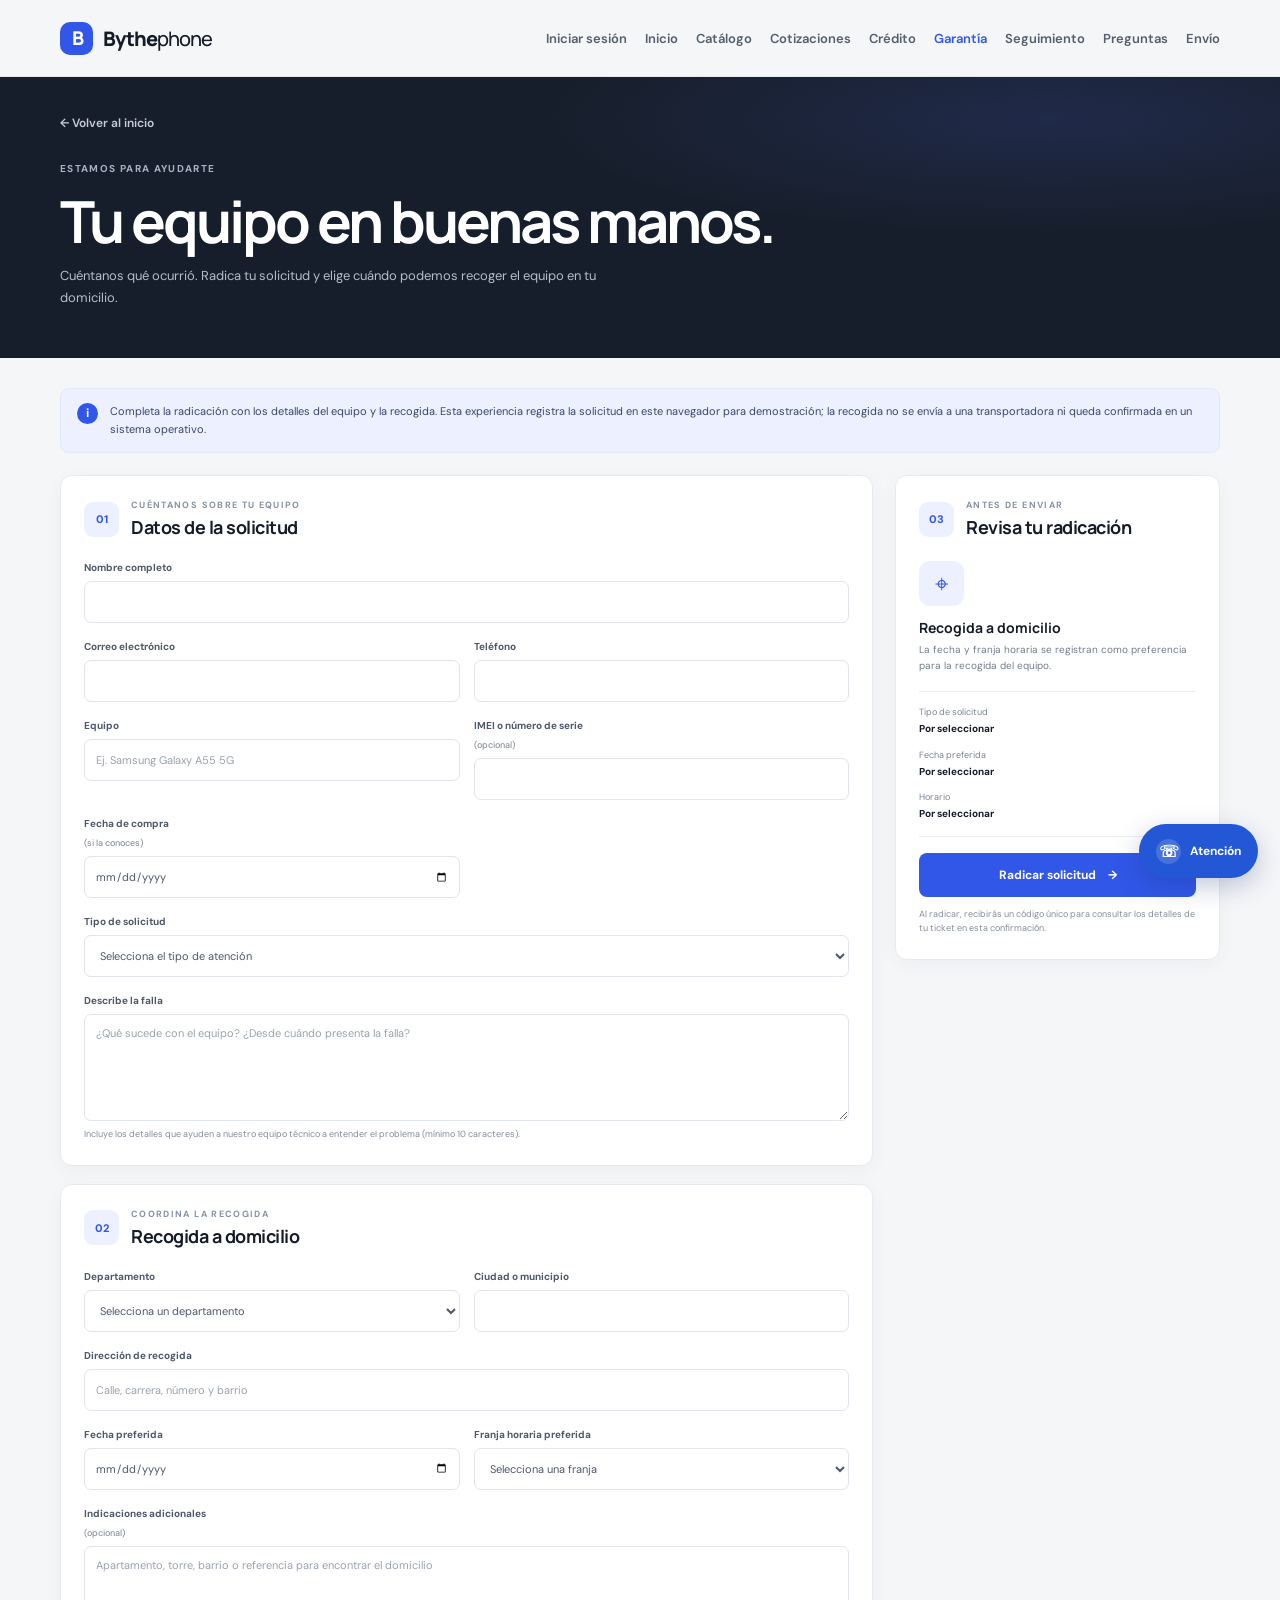
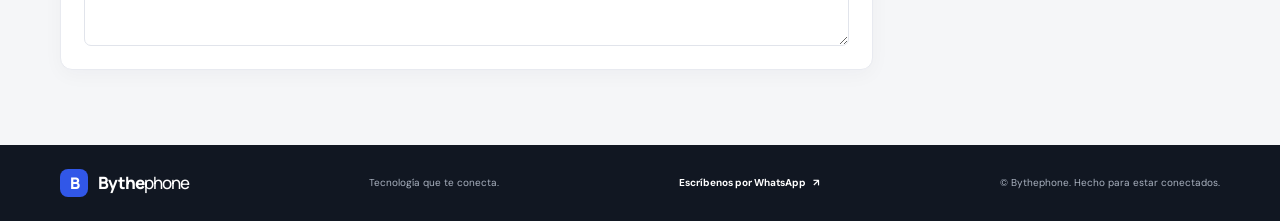
<file: garantia.html>
<!DOCTYPE html>
<html lang="es">
  <head>
    <meta charset="UTF-8" />
    <meta name="viewport" content="width=device-width, initial-scale=1.0" />
    <meta
      name="description"
      content="Radica una solicitud de servicio técnico o garantía y agenda la recogida de tu equipo con Bythephone."
    />
    <meta name="theme-color" content="#f5f6f8" />
    <title>Servicio técnico y garantías | Bythephone</title>
    <link rel="stylesheet" href="garantia.css" />
    <link rel="stylesheet" href="atencion.css" />
    <script src="atencion.js" defer></script>
    <link rel="preconnect" href="https://fonts.googleapis.com" />
    <link rel="preconnect" href="https://fonts.gstatic.com" crossorigin />
    <link
      href="https://fonts.googleapis.com/css2?family=DM+Sans:wght@400;500;600;700&family=Manrope:wght@400;500;600;700;800&display=swap"
      rel="stylesheet"
    />
  </head>
  <body>
    <header class="site-header">
      <div class="header-inner">
        <a class="brand" href="inicio.html#inicio" aria-label="Bythephone, ir al inicio">
          <span class="brand-mark" aria-hidden="true">B</span>
          <span>Bythe<span class="brand-light">phone</span></span>
        </a>
        <nav class="main-nav" aria-label="Navegación principal">
          <a href="sesion.html">Iniciar sesión</a>
          <a href="inicio.html#inicio">Inicio</a>
          <a href="catalogo.html">Catálogo</a>
          <a href="cotizaciones.html">Cotizaciones</a>
          <a href="credito.html">Crédito</a>
          <a href="garantia.html" aria-current="page">Garantía</a>
          <a href="seguimiento.html">Seguimiento</a>
          <a href="preguntas.html">Preguntas</a>
          <a href="envio.html">Envío</a>
        </nav>
      </div>
    </header>

    <main>
      <section class="service-hero">
        <div class="service-hero-inner">
          <a class="back-link" href="inicio.html#inicio">← Volver al inicio</a>
          <span class="eyebrow">ESTAMOS PARA AYUDARTE</span>
          <h1>Tu equipo en buenas manos.</h1>
          <p>Cuéntanos qué ocurrió. Radica tu solicitud y elige cuándo podemos recoger el equipo en tu domicilio.</p>
        </div>
      </section>

      <section class="service-section" aria-label="Radicación de servicio técnico y garantías">
        <div class="demo-notice" role="note">
          <span class="notice-icon" aria-hidden="true">i</span>
          <p>
            Completa la radicación con los detalles del equipo y la recogida. Esta experiencia registra la solicitud
            en este navegador para demostración; la recogida no se envía a una transportadora ni queda confirmada en un sistema operativo.
          </p>
        </div>

        <form class="service-layout" id="serviceForm" novalidate>
          <div class="form-column">
            <section class="form-card" aria-labelledby="requestTitle">
              <div class="card-heading">
                <span class="step-number">01</span>
                <div>
                  <span class="eyebrow">CUÉNTANOS SOBRE TU EQUIPO</span>
                  <h2 id="requestTitle">Datos de la solicitud</h2>
                </div>
              </div>

              <div class="form-grid">
                <label class="field field-wide" for="customerName">
                  Nombre completo
                  <input id="customerName" name="customerName" autocomplete="name" maxlength="100" required />
                </label>
                <label class="field" for="customerEmail">
                  Correo electrónico
                  <input id="customerEmail" name="customerEmail" type="email" autocomplete="email" maxlength="150" required />
                </label>
                <label class="field" for="customerPhone">
                  Teléfono
                  <input
                    id="customerPhone"
                    name="customerPhone"
                    type="tel"
                    autocomplete="tel"
                    inputmode="tel"
                    pattern="[0-9]{7,15}"
                    title="Ingresa un número de teléfono válido."
                    maxlength="20"
                    required
                  />
                </label>
                <label class="field" for="equipment">
                  Equipo
                  <input id="equipment" name="equipment" placeholder="Ej. Samsung Galaxy A55 5G" maxlength="100" required />
                </label>
                <label class="field" for="serialNumber">
                  IMEI o número de serie <span class="optional">(opcional)</span>
                  <input id="serialNumber" name="serialNumber" maxlength="40" />
                </label>
                <label class="field" for="purchaseDate">
                  Fecha de compra <span class="optional">(si la conoces)</span>
                  <input id="purchaseDate" name="purchaseDate" type="date" />
                </label>
                <label class="field field-wide" for="requestType">
                  Tipo de solicitud
                  <select id="requestType" name="requestType" required>
                    <option value="">Selecciona el tipo de atención</option>
                    <option value="Garantía">Revisión por garantía</option>
                    <option value="Servicio técnico">Servicio técnico</option>
                    <option value="Diagnóstico">Diagnóstico del equipo</option>
                  </select>
                </label>
                <label class="field field-wide" for="failureDescription">
                  Describe la falla
                  <textarea
                    id="failureDescription"
                    name="failureDescription"
                    rows="5"
                    minlength="10"
                    maxlength="1200"
                    placeholder="¿Qué sucede con el equipo? ¿Desde cuándo presenta la falla?"
                    required
                  ></textarea>
                  <span class="field-hint">Incluye los detalles que ayuden a nuestro equipo técnico a entender el problema (mínimo 10 caracteres).</span>
                </label>
              </div>
            </section>

            <section class="form-card" aria-labelledby="pickupTitle">
              <div class="card-heading">
                <span class="step-number">02</span>
                <div>
                  <span class="eyebrow">COORDINA LA RECOGIDA</span>
                  <h2 id="pickupTitle">Recogida a domicilio</h2>
                </div>
              </div>

              <div class="form-grid">
                <label class="field" for="department">
                  Departamento
                  <select id="department" name="department" autocomplete="address-level1" required>
                    <option value="">Selecciona un departamento</option>
                    <option>Antioquia</option>
                    <option>Atlántico</option>
                    <option>Bogotá D. C.</option>
                    <option>Bolívar</option>
                    <option>Boyacá</option>
                    <option>Caldas</option>
                    <option>Cundinamarca</option>
                    <option>Magdalena</option>
                    <option>Nariño</option>
                    <option>Norte de Santander</option>
                    <option>Quindío</option>
                    <option>Risaralda</option>
                    <option>Santander</option>
                    <option>Tolima</option>
                    <option>Valle del Cauca</option>
                    <option value="other">Otro departamento de Colombia</option>
                  </select>
                </label>
                <label class="field" for="city">
                  Ciudad o municipio
                  <input id="city" name="city" autocomplete="address-level2" maxlength="80" required />
                </label>
                <label class="field field-wide" for="streetAddress">
                  Dirección de recogida
                  <input
                    id="streetAddress"
                    name="streetAddress"
                    autocomplete="street-address"
                    placeholder="Calle, carrera, número y barrio"
                    maxlength="180"
                    required
                  />
                </label>
                <label class="field" for="pickupDate">
                  Fecha preferida
                  <input id="pickupDate" name="pickupDate" type="date" required />
                </label>
                <label class="field" for="pickupTime">
                  Franja horaria preferida
                  <select id="pickupTime" name="pickupTime" required>
                    <option value="">Selecciona una franja</option>
                    <option value="9:00 a. m. – 12:00 p. m.">9:00 a. m. – 12:00 p. m.</option>
                    <option value="12:00 p. m. – 3:00 p. m.">12:00 p. m. – 3:00 p. m.</option>
                    <option value="3:00 p. m. – 6:00 p. m.">3:00 p. m. – 6:00 p. m.</option>
                  </select>
                </label>
                <label class="field field-wide" for="pickupNotes">
                  Indicaciones adicionales <span class="optional">(opcional)</span>
                  <textarea id="pickupNotes" name="pickupNotes" rows="2" maxlength="300" placeholder="Apartamento, torre, barrio o referencia para encontrar el domicilio"></textarea>
                </label>
              </div>
            </section>
          </div>

          <aside class="summary-card" aria-labelledby="summaryTitle">
            <div class="card-heading">
              <span class="step-number">03</span>
              <div>
                <span class="eyebrow">ANTES DE ENVIAR</span>
                <h2 id="summaryTitle">Revisa tu radicación</h2>
              </div>
            </div>
            <div class="summary-icon" aria-hidden="true">⌖</div>
            <p class="summary-title">Recogida a domicilio</p>
            <p class="summary-copy">La fecha y franja horaria se registran como preferencia para la recogida del equipo.</p>
            <div class="summary-details">
              <div><span>Tipo de solicitud</span><strong id="summaryType">Por seleccionar</strong></div>
              <div><span>Fecha preferida</span><strong id="summaryDate">Por seleccionar</strong></div>
              <div><span>Horario</span><strong id="summaryTime">Por seleccionar</strong></div>
            </div>
            <p class="form-error" id="formError" role="alert" hidden></p>
            <button class="button button-primary submit-button" id="submitRequest" type="submit">
              Radicar solicitud <span aria-hidden="true">→</span>
            </button>
            <p class="secure-note">Al radicar, recibirás un código único para consultar los detalles de tu ticket en esta confirmación.</p>
          </aside>
        </form>

        <section class="confirmation-card" id="confirmationCard" aria-labelledby="confirmationTitle" tabindex="-1" hidden>
          <div class="confirmation-topline">
            <span class="confirmation-status"><span aria-hidden="true">✓</span> Solicitud radicada con éxito</span>
            <span class="confirmation-mark" aria-hidden="true">B</span>
          </div>
          <span class="eyebrow">TICKET DE SERVICIO TÉCNICO</span>
          <h2 id="confirmationTitle">Tu equipo ya tiene seguimiento.</h2>
          <p class="confirmation-intro">La solicitud y los detalles de la recogida quedaron registrados en esta demostración.</p>
          <div class="ticket-code">
            <span>CÓDIGO ÚNICO DE TICKET</span>
            <strong id="ticketCode"></strong>
            <small>Guarda este código para identificar tu solicitud.</small>
          </div>
          <dl class="confirmation-details" id="confirmationDetails"></dl>
          <p class="confirmation-note">
            La fecha y franja elegidas son una preferencia de recogida. Esta página guarda la solicitud localmente,
            pero no notifica a un técnico o transportadora.
          </p>
          <div class="confirmation-actions">
            <a class="button button-primary" id="trackRequestLink" href="seguimiento.html">Consultar seguimiento <span aria-hidden="true">→</span></a>
            <a class="button button-outline" href="inicio.html#inicio">Volver al inicio</a>
          </div>
        </section>
      </section>
    </main>

    <footer class="site-footer">
      <div class="footer-inner">
        <a class="brand footer-brand" href="inicio.html#inicio">
          <span class="brand-mark" aria-hidden="true">B</span>
          <span>Bythe<span class="brand-light">phone</span></span>
        </a>
        <p>Tecnología que te conecta.</p>
        <a class="social-link" href="https://wa.me/573018951862" target="_blank" rel="noopener noreferrer">
          Escríbenos por WhatsApp <span aria-hidden="true">↗</span>
        </a>
        <span>© Bythephone. Hecho para estar conectados.</span>
      </div>
    </footer>

    <script>
      const storageKey = "bythephone-service-requests";
      const form = document.querySelector("#serviceForm");
      const pickupDateInput = document.querySelector("#pickupDate");
      const dateFormatter = new Intl.DateTimeFormat("es-CO", { dateStyle: "long", timeZone: "UTC" });
      const timeFormatter = new Intl.DateTimeFormat("es-CO", { dateStyle: "long" });
      const formError = document.querySelector("#formError");

      function localDateValue(date) {
        const year = date.getFullYear();
        const month = String(date.getMonth() + 1).padStart(2, "0");
        const day = String(date.getDate()).padStart(2, "0");
        return `${year}-${month}-${day}`;
      }

      function formatDate(value) {
        const [year, month, day] = value.split("-").map(Number);
        return dateFormatter.format(new Date(Date.UTC(year, month - 1, day)));
      }

      function escapeHtml(value) {
        return String(value).replace(/[&<>"']/g, (character) => ({
          "&": "&amp;",
          "<": "&lt;",
          ">": "&gt;",
          '"': "&quot;",
          "'": "&#39;"
        })[character]);
      }

      function setError(message) {
        formError.textContent = message;
        formError.hidden = false;
      }

      function clearError() {
        formError.textContent = "";
        formError.hidden = true;
      }

      function updatePickupSummary() {
        const requestType = document.querySelector("#requestType").value;
        const pickupDate = pickupDateInput.value;
        const pickupTime = document.querySelector("#pickupTime").value;
        document.querySelector("#summaryType").textContent = requestType || "Por seleccionar";
        document.querySelector("#summaryDate").textContent = pickupDate ? formatDate(pickupDate) : "Por seleccionar";
        document.querySelector("#summaryTime").textContent = pickupTime || "Por seleccionar";
      }

      function createTicketCode() {
        if (window.crypto && typeof window.crypto.randomUUID === "function") {
          return `BT-ST-${window.crypto.randomUUID().replace(/-/g, "").slice(0, 10).toUpperCase()}`;
        }
        if (window.crypto && typeof window.crypto.getRandomValues === "function") {
          const bytes = new Uint8Array(8);
          window.crypto.getRandomValues(bytes);
          return `BT-ST-${Array.from(bytes, (byte) => byte.toString(16).padStart(2, "0")).join("").toUpperCase()}`;
        }
        throw new Error("Este navegador no permite generar un código de ticket único de forma segura.");
      }

      function renderConfirmation(request) {
        const department = request.department === "other"
          ? "Otro departamento de Colombia"
          : request.department;
        document.querySelector("#ticketCode").textContent = request.ticket;
        document.querySelector("#trackRequestLink").href = `seguimiento.html?ticket=${encodeURIComponent(request.ticket)}`;
        document.querySelector("#confirmationDetails").innerHTML = `
          <div><dt>Fecha de radicación</dt><dd>${escapeHtml(timeFormatter.format(new Date(request.createdAt)))}</dd></div>
          <div><dt>Tipo de solicitud</dt><dd>${escapeHtml(request.requestType)}</dd></div>
          <div><dt>Equipo</dt><dd>${escapeHtml(request.equipment)}</dd></div>
          <div><dt>IMEI o número de serie</dt><dd>${escapeHtml(request.serialNumber || "No informado")}</dd></div>
          <div><dt>Cliente</dt><dd>${escapeHtml(request.customerName)} · ${escapeHtml(request.customerPhone)}</dd></div>
          <div><dt>Correo</dt><dd>${escapeHtml(request.customerEmail)}</dd></div>
          <div><dt>Falla reportada</dt><dd>${escapeHtml(request.failureDescription)}</dd></div>
          <div><dt>Recogida solicitada</dt><dd>${escapeHtml(formatDate(request.pickupDate))} · ${escapeHtml(request.pickupTime)}</dd></div>
          <div><dt>Dirección</dt><dd>${escapeHtml(request.streetAddress)}, ${escapeHtml(request.city)}, ${escapeHtml(department)}</dd></div>
          <div><dt>Indicaciones</dt><dd>${escapeHtml(request.pickupNotes || "Sin indicaciones adicionales")}</dd></div>
        `;
        form.hidden = true;
        document.querySelector("#confirmationCard").hidden = false;
        document.querySelector("#confirmationCard").focus();
        window.scrollTo({ top: 0, behavior: "smooth" });
      }

      const today = localDateValue(new Date());
      pickupDateInput.min = today;
      document.querySelector("#purchaseDate").max = today;
      form.addEventListener("input", () => {
        clearError();
        updatePickupSummary();
      });
      form.addEventListener("change", () => {
        clearError();
        updatePickupSummary();
      });

      form.addEventListener("submit", (event) => {
        event.preventDefault();
        clearError();

        if (!form.reportValidity()) return;
        if (pickupDateInput.value < today) {
          setError("Selecciona una fecha de recogida igual o posterior a hoy.");
          pickupDateInput.focus();
          return;
        }

        let ticket;
        try {
          ticket = createTicketCode();
        } catch (error) {
          setError(error.message);
          return;
        }

        const formData = new FormData(form);
        const createdAt = new Date().toISOString();
        const request = {
          ticket,
          createdAt,
          status: "Recibido",
          statusHistory: [{ status: "Recibido", updatedAt: createdAt }],
          customerName: formData.get("customerName").trim(),
          customerEmail: formData.get("customerEmail").trim(),
          customerPhone: formData.get("customerPhone").trim(),
          equipment: formData.get("equipment").trim(),
          serialNumber: formData.get("serialNumber").trim(),
          purchaseDate: formData.get("purchaseDate"),
          requestType: formData.get("requestType"),
          failureDescription: formData.get("failureDescription").trim(),
          department: formData.get("department"),
          city: formData.get("city").trim(),
          streetAddress: formData.get("streetAddress").trim(),
          pickupDate: formData.get("pickupDate"),
          pickupTime: formData.get("pickupTime"),
          pickupNotes: formData.get("pickupNotes").trim()
        };

        try {
          const storedRequests = JSON.parse(localStorage.getItem(storageKey) || "[]");
          if (!Array.isArray(storedRequests)) throw new Error("El registro guardado no tiene un formato válido.");
          if (storedRequests.some((entry) => entry.ticket === ticket)) {
            throw new Error("No fue posible asignar un ticket único. Intenta radicar de nuevo.");
          }
          localStorage.setItem(storageKey, JSON.stringify([...storedRequests, request]));
          renderConfirmation(request);
        } catch (error) {
          setError(`No fue posible guardar la radicación: ${error.message}`);
        }
      });

      updatePickupSummary();
    </script>
  </body>
</html>
</file>
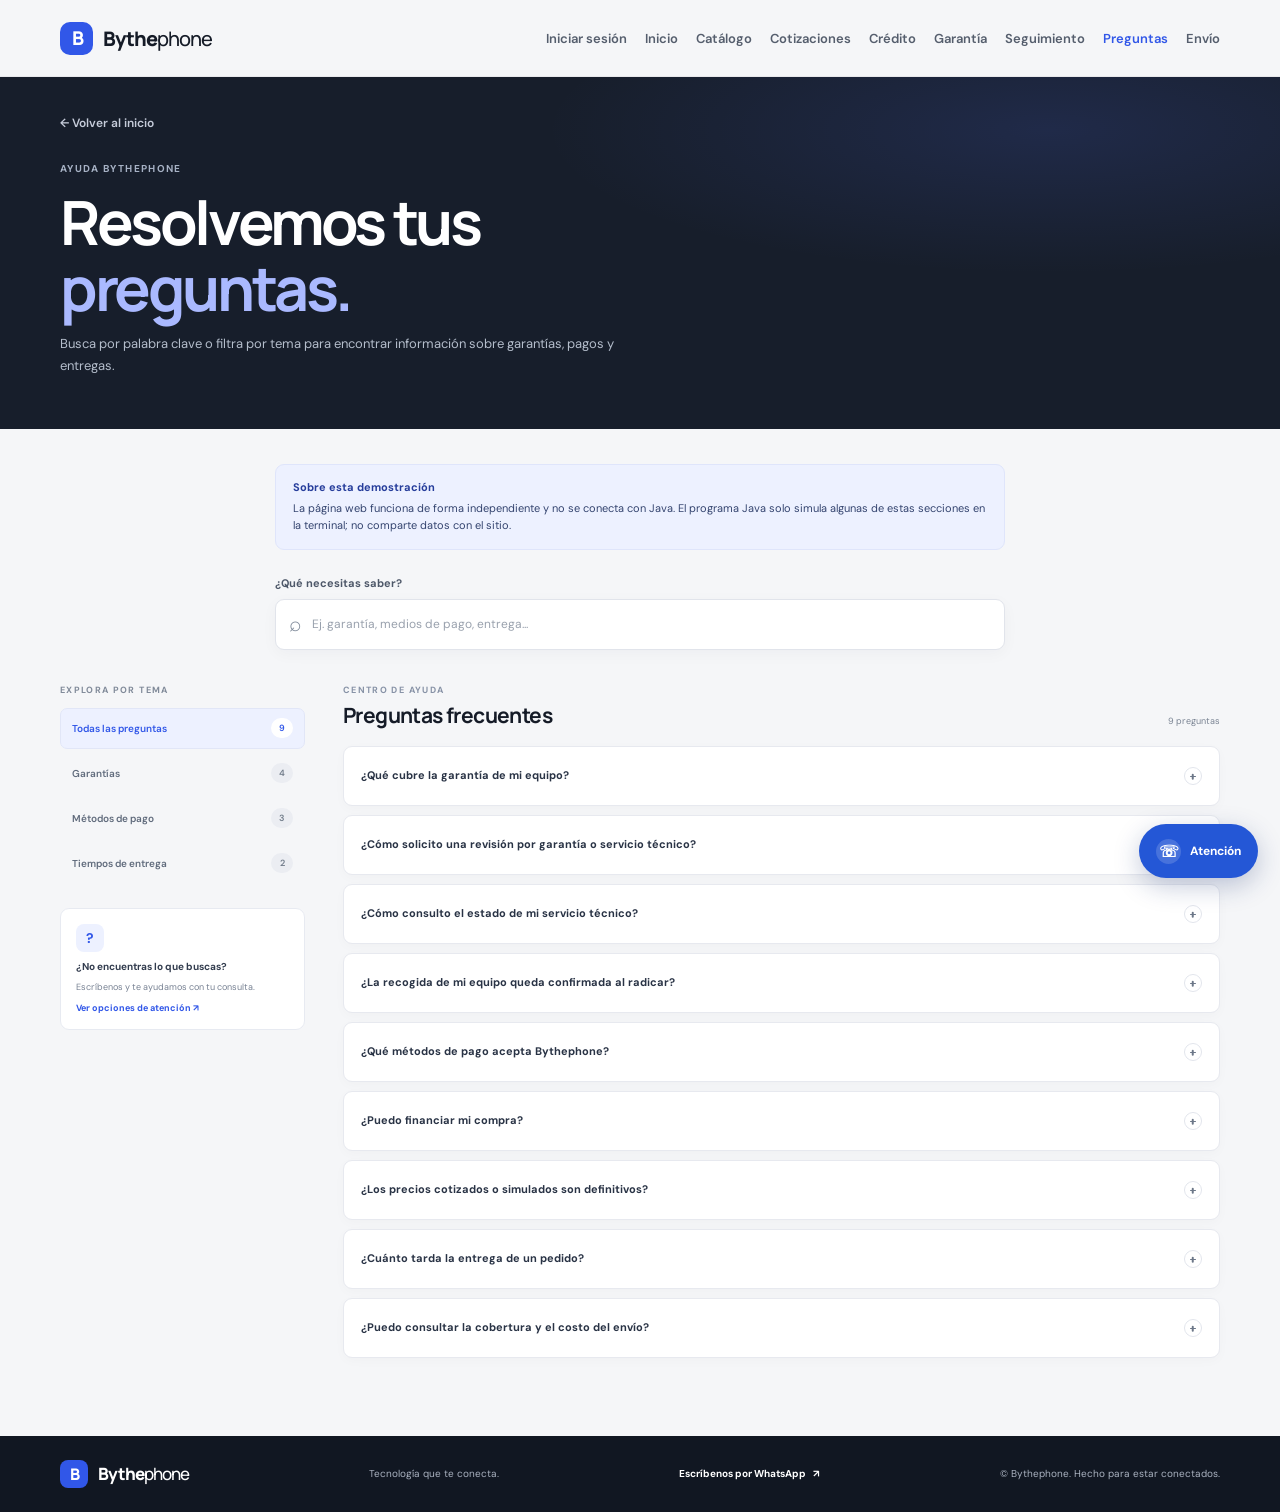
<file: preguntas.html>
<!DOCTYPE html>
<html lang="es">
  <head>
    <meta charset="UTF-8" />
    <meta name="viewport" content="width=device-width, initial-scale=1.0" />
    <meta
      name="description"
      content="Encuentra respuestas sobre garantías, formas de pago y tiempos de entrega en Bythephone."
    />
    <meta name="theme-color" content="#f5f6f8" />
    <title>Preguntas frecuentes | Bythephone</title>
    <link rel="stylesheet" href="preguntas.css" />
    <link rel="stylesheet" href="atencion.css" />
    <link rel="preconnect" href="https://fonts.googleapis.com" />
    <link rel="preconnect" href="https://fonts.gstatic.com" crossorigin />
    <link
      href="https://fonts.googleapis.com/css2?family=DM+Sans:wght@400;500;600;700&family=Manrope:wght@400;500;600;700;800&display=swap"
      rel="stylesheet"
    />
    <script src="atencion.js" defer></script>
  </head>
  <body>
    <header class="site-header">
      <div class="header-inner">
        <a class="brand" href="inicio.html#inicio" aria-label="Bythephone, ir al inicio">
          <span class="brand-mark" aria-hidden="true">B</span>
          <span>Bythe<span class="brand-light">phone</span></span>
        </a>
        <nav class="main-nav" aria-label="Navegación principal">
          <a href="sesion.html">Iniciar sesión</a>
          <a href="inicio.html#inicio">Inicio</a>
          <a href="catalogo.html">Catálogo</a>
          <a href="cotizaciones.html">Cotizaciones</a>
          <a href="credito.html">Crédito</a>
          <a href="garantia.html">Garantía</a>
          <a href="seguimiento.html">Seguimiento</a>
          <a href="preguntas.html" aria-current="page">Preguntas</a>
          <a href="envio.html">Envío</a>
        </nav>
      </div>
    </header>

    <main>
      <section class="faq-hero">
        <div class="faq-hero-inner">
          <a class="back-link" href="inicio.html#inicio">← Volver al inicio</a>
          <span class="eyebrow">AYUDA BYTHEPHONE</span>
          <h1>Resolvemos tus<br /><span>preguntas.</span></h1>
          <p>Busca por palabra clave o filtra por tema para encontrar información sobre garantías, pagos y entregas.</p>
        </div>
      </section>

      <section class="faq-section" aria-label="Preguntas frecuentes">
        <aside class="faq-demo-note" role="note">
          <strong>Sobre esta demostración</strong>
          <p>La página web funciona de forma independiente y no se conecta con Java. El programa Java solo simula algunas de estas secciones en la terminal; no comparte datos con el sitio.</p>
        </aside>

        <form class="faq-search" id="faqSearchForm" role="search">
          <label for="faqSearch">¿Qué necesitas saber?</label>
          <div class="search-input-wrap">
            <span aria-hidden="true">⌕</span>
            <input id="faqSearch" type="search" placeholder="Ej. garantía, medios de pago, entrega..." autocomplete="off" />
            <button id="clearSearch" type="button" aria-label="Limpiar búsqueda" hidden>×</button>
          </div>
        </form>

        <div class="faq-layout">
          <aside class="category-panel" aria-label="Filtrar preguntas por categoría">
            <span class="eyebrow">EXPLORA POR TEMA</span>
            <div class="category-list" role="group" aria-label="Categorías de preguntas frecuentes">
              <button class="category-button is-active" type="button" data-category="all" aria-pressed="true">Todas las preguntas <span data-category-count="all"></span></button>
              <button class="category-button" type="button" data-category="garantias" aria-pressed="false">Garantías <span data-category-count="garantias"></span></button>
              <button class="category-button" type="button" data-category="pagos" aria-pressed="false">Métodos de pago <span data-category-count="pagos"></span></button>
              <button class="category-button" type="button" data-category="entregas" aria-pressed="false">Tiempos de entrega <span data-category-count="entregas"></span></button>
            </div>
            <div class="contact-prompt">
              <span class="prompt-icon" aria-hidden="true">?</span>
              <strong>¿No encuentras lo que buscas?</strong>
              <p>Escríbenos y te ayudamos con tu consulta.</p>
              <button class="text-contact-button" id="openContact" type="button">Ver opciones de atención <span aria-hidden="true">↗</span></button>
            </div>
          </aside>

          <div class="faq-results">
            <div class="results-heading">
              <div>
                <span class="eyebrow">CENTRO DE AYUDA</span>
                <h2 id="resultsTitle">Preguntas frecuentes</h2>
              </div>
              <p id="resultsCount" role="status" aria-live="polite"></p>
            </div>

            <div class="question-list" id="questionList">
              <details class="faq-item" data-category="garantias">
                <summary>¿Qué cubre la garantía de mi equipo?<span class="faq-chevron" aria-hidden="true"></span></summary>
                <div class="faq-answer">
                  <p>La cobertura y vigencia dependen de las condiciones del fabricante y de la compra. Conserva tu comprobante y consulta los términos aplicables a tu equipo con nuestro equipo de atención; la revisión técnica determina si la falla está cubierta.</p>
                  <a href="garantia.html">Radicar una solicitud de servicio <span aria-hidden="true">↗</span></a>
                </div>
              </details>
              <details class="faq-item" data-category="garantias">
                <summary>¿Cómo solicito una revisión por garantía o servicio técnico?<span class="faq-chevron" aria-hidden="true"></span></summary>
                <div class="faq-answer">
                  <p>Completa el formulario de servicio con los datos del equipo, una descripción de la falla y tu dirección. Puedes indicar una fecha y franja horaria preferidas para la recogida; el horario queda sujeto a confirmación.</p>
                  <a href="garantia.html">Iniciar radicación <span aria-hidden="true">↗</span></a>
                </div>
              </details>
              <details class="faq-item" data-category="garantias">
                <summary>¿Cómo consulto el estado de mi servicio técnico?<span class="faq-chevron" aria-hidden="true"></span></summary>
                <div class="faq-answer">
                  <p>Ingresa el código único de ticket que recibiste al radicar. La página puede mostrar Recibido, En diagnóstico, En reparación o Listo si el estado se encuentra actualizado.</p>
                  <a href="seguimiento.html">Ir al seguimiento de tickets <span aria-hidden="true">↗</span></a>
                </div>
              </details>
              <details class="faq-item" data-category="garantias">
                <summary>¿La recogida de mi equipo queda confirmada al radicar?<span class="faq-chevron" aria-hidden="true"></span></summary>
                <div class="faq-answer">
                  <p>Al enviar el formulario se registra la fecha y franja que prefieres. En esta plataforma demostrativa no se confirma la recogida con una transportadora; contacta a nuestro equipo para verificar cobertura y disponibilidad.</p>
                </div>
              </details>
              <details class="faq-item" data-category="pagos">
                <summary>¿Qué métodos de pago acepta Bythephone?<span class="faq-chevron" aria-hidden="true"></span></summary>
                <div class="faq-answer">
                  <p>Los métodos disponibles deben confirmarse directamente con Bythephone antes de realizar el pago. El checkout de este sitio es una demostración: no procesa pagos ni solicita datos de tarjeta.</p>
                  <button class="text-contact-button" type="button" data-open-contact>Consultar con atención <span aria-hidden="true">↗</span></button>
                </div>
              </details>
              <details class="faq-item" data-category="pagos">
                <summary>¿Puedo financiar mi compra?<span class="faq-chevron" aria-hidden="true"></span></summary>
                <div class="faq-answer">
                  <p>El simulador permite explorar opciones indicativas de Agaval, Addi, Sistecrédito y Banco de Bogotá. Sus cálculos son orientativos, no son una oferta ni una aprobación; confirma condiciones, tasas y elegibilidad con la entidad y nuestro equipo.</p>
                  <a href="credito.html">Abrir el simulador de crédito <span aria-hidden="true">↗</span></a>
                </div>
              </details>
              <details class="faq-item" data-category="pagos">
                <summary>¿Los precios cotizados o simulados son definitivos?<span class="faq-chevron" aria-hidden="true"></span></summary>
                <div class="faq-answer">
                  <p>No necesariamente. Los valores del catálogo, las cotizaciones y el simulador son referenciales. Una cotización tiene la vigencia indicada en el documento; al vencer, confirma precio y disponibilidad con Bythephone mediante una nueva cotización.</p>
                  <a href="cotizaciones.html">Ver mis cotizaciones <span aria-hidden="true">↗</span></a>
                </div>
              </details>
              <details class="faq-item" data-category="entregas">
                <summary>¿Cuánto tarda la entrega de un pedido?<span class="faq-chevron" aria-hidden="true"></span></summary>
                <div class="faq-answer">
                  <p>El plazo depende del destino, la cobertura y la disponibilidad del equipo. Los estimados que pueda mostrar la plataforma son orientativos y no sustituyen la confirmación de Bythephone o del transportador.</p>
                  <a href="envio.html">Consultar información de envío <span aria-hidden="true">↗</span></a>
                </div>
              </details>
              <details class="faq-item" data-category="entregas">
                <summary>¿Puedo consultar la cobertura y el costo del envío?<span class="faq-chevron" aria-hidden="true"></span></summary>
                <div class="faq-answer">
                  <p>Consulta a nuestro equipo la cobertura, tarifa y plazo para tu dirección. Los cálculos de envío del checkout son demostrativos y no representan tarifas confirmadas por una transportadora.</p>
                  <a href="envio.html">Ver estimación de envío <span aria-hidden="true">↗</span></a>
                </div>
              </details>
            </div>

            <div class="empty-state" id="emptyState" hidden>
              <span class="empty-icon" aria-hidden="true">⌕</span>
              <h3>No encontramos coincidencias</h3>
              <p>Prueba otra palabra o selecciona una categoría diferente.</p>
              <button class="button button-outline" id="resetFilters" type="button">Ver todas las preguntas</button>
            </div>
          </div>
        </div>
      </section>
    </main>

    <footer class="site-footer">
      <div class="footer-inner">
        <a class="brand footer-brand" href="inicio.html#inicio">
          <span class="brand-mark" aria-hidden="true">B</span>
          <span>Bythe<span class="brand-light">phone</span></span>
        </a>
        <p>Tecnología que te conecta.</p>
        <a class="social-link" href="https://wa.me/573018951862" target="_blank" rel="noopener noreferrer">
          Escríbenos por WhatsApp <span aria-hidden="true">↗</span>
        </a>
        <span>© Bythephone. Hecho para estar conectados.</span>
      </div>
    </footer>

    <script>
      const questionList = document.querySelector("#questionList");
      const categoryButtons = [...document.querySelectorAll(".category-button[data-category]")];
      const searchInput = document.querySelector("#faqSearch");
      const emptyState = document.querySelector("#emptyState");
      let activeCategory = "all";

      function normalizeText(value) {
        return value.normalize("NFD").replace(/[\u0300-\u036f]/g, "").toLocaleLowerCase("es");
      }

      function renderQuestions() {
        const searchTerm = normalizeText(searchInput.value.trim());
        let visibleCount = 0;
        questionList.querySelectorAll(".faq-item").forEach((item) => {
          const matchesCategory = activeCategory === "all" || item.dataset.category === activeCategory;
          const matchesSearch = !searchTerm || normalizeText(item.textContent).includes(searchTerm);
          const isVisible = matchesCategory && matchesSearch;
          item.hidden = !isVisible;
          if (isVisible) visibleCount += 1;
        });

        document.querySelector("#resultsCount").textContent =
          `${visibleCount} ${visibleCount === 1 ? "pregunta" : "preguntas"}`;
        document.querySelector("#resultsTitle").textContent =
          searchTerm ? "Resultados de búsqueda" :
          activeCategory === "all" ? "Preguntas frecuentes" :
          categoryButtons.find((button) => button.dataset.category === activeCategory).firstChild.textContent.trim();
        emptyState.hidden = visibleCount > 0;
        questionList.hidden = visibleCount === 0;
        document.querySelector("#clearSearch").hidden = searchInput.value.length === 0;
      }

      categoryButtons.forEach((button) => {
        const count = button.dataset.category === "all"
          ? questionList.querySelectorAll(".faq-item").length
          : questionList.querySelectorAll(`.faq-item[data-category="${button.dataset.category}"]`).length;
        button.querySelector("[data-category-count]").textContent = String(count);
        button.addEventListener("click", () => {
          activeCategory = button.dataset.category;
          categoryButtons.forEach((categoryButton) => {
            const isActive = categoryButton === button;
            categoryButton.classList.toggle("is-active", isActive);
            categoryButton.setAttribute("aria-pressed", String(isActive));
          });
          renderQuestions();
        });
      });

      searchInput.addEventListener("input", renderQuestions);
      document.querySelector("#clearSearch").addEventListener("click", () => {
        searchInput.value = "";
        renderQuestions();
        searchInput.focus();
      });
      document.querySelector("#resetFilters").addEventListener("click", () => {
        activeCategory = "all";
        searchInput.value = "";
        categoryButtons[0].click();
        searchInput.focus();
      });

      document.querySelectorAll("[data-open-contact]").forEach((button) => {
        button.addEventListener("click", () => document.querySelector(".contact-toggle").click());
      });
      document.querySelector("#openContact").addEventListener("click", () => {
        document.querySelector(".contact-toggle").click();
      });

      renderQuestions();
    </script>
  </body>
</html>
</file>
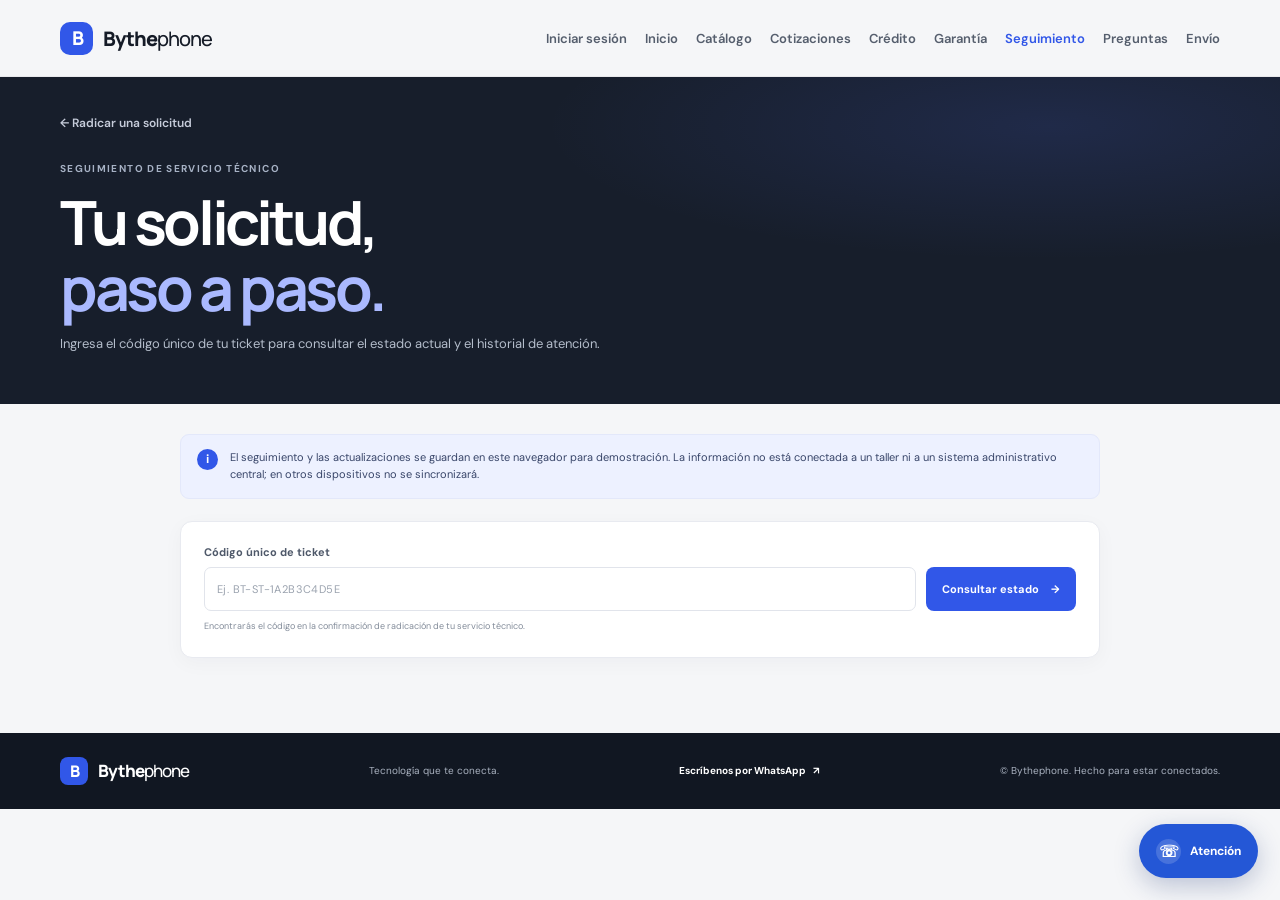
<file: seguimiento.html>
<!DOCTYPE html>
<html lang="es">
  <head>
    <meta charset="UTF-8" />
    <meta name="viewport" content="width=device-width, initial-scale=1.0" />
    <meta
      name="description"
      content="Consulta el estado y la línea de tiempo de tu servicio técnico Bythephone con el código de ticket."
    />
    <meta name="theme-color" content="#f5f6f8" />
    <title>Seguimiento de servicio técnico | Bythephone</title>
    <link rel="stylesheet" href="seguimiento.css" />
    <link rel="stylesheet" href="atencion.css" />
    <script src="atencion.js" defer></script>
    <link rel="preconnect" href="https://fonts.googleapis.com" />
    <link rel="preconnect" href="https://fonts.gstatic.com" crossorigin />
    <link
      href="https://fonts.googleapis.com/css2?family=DM+Sans:wght@400;500;600;700&family=Manrope:wght@400;500;600;700;800&display=swap"
      rel="stylesheet"
    />
  </head>
  <body>
    <header class="site-header">
      <div class="header-inner">
        <a class="brand" href="inicio.html#inicio" aria-label="Bythephone, ir al inicio">
          <span class="brand-mark" aria-hidden="true">B</span>
          <span>Bythe<span class="brand-light">phone</span></span>
        </a>
        <nav class="main-nav" aria-label="Navegación principal">
          <a href="sesion.html">Iniciar sesión</a>
          <a href="inicio.html#inicio">Inicio</a>
          <a href="catalogo.html">Catálogo</a>
          <a href="cotizaciones.html">Cotizaciones</a>
          <a href="credito.html">Crédito</a>
          <a href="garantia.html">Garantía</a>
          <a href="seguimiento.html" aria-current="page">Seguimiento</a>
          <a href="preguntas.html">Preguntas</a>
          <a href="envio.html">Envío</a>
        </nav>
      </div>
    </header>

    <main>
      <section class="tracking-hero">
        <div class="tracking-hero-inner">
          <a class="back-link" href="garantia.html">← Radicar una solicitud</a>
          <span class="eyebrow">SEGUIMIENTO DE SERVICIO TÉCNICO</span>
          <h1>Tu solicitud,<br /><span>paso a paso.</span></h1>
          <p>Ingresa el código único de tu ticket para consultar el estado actual y el historial de atención.</p>
        </div>
      </section>

      <section class="tracking-section" aria-label="Consultar seguimiento de servicio técnico">
        <div class="demo-notice" role="note">
          <span class="notice-icon" aria-hidden="true">i</span>
          <p>
            El seguimiento y las actualizaciones se guardan en este navegador para demostración. La información no
            está conectada a un taller ni a un sistema administrativo central; en otros dispositivos no se sincronizará.
          </p>
        </div>

        <form class="ticket-search" id="ticketForm">
          <label for="ticketInput">Código único de ticket</label>
          <div class="search-controls">
            <input id="ticketInput" name="ticket" type="text" placeholder="Ej. BT-ST-1A2B3C4D5E" autocomplete="off" maxlength="24" required />
            <button class="button button-primary" type="submit">Consultar estado <span aria-hidden="true">→</span></button>
          </div>
          <p class="search-hint">Encontrarás el código en la confirmación de radicación de tu servicio técnico.</p>
        </form>

        <p class="lookup-message" id="lookupMessage" role="status" aria-live="polite" hidden></p>

        <section class="tracking-result" id="trackingResult" aria-labelledby="trackingTitle" hidden>
          <div class="result-header">
            <div>
              <span class="eyebrow">ESTADO DE TU SOLICITUD</span>
              <h2 id="trackingTitle">Seguimiento del servicio</h2>
            </div>
            <span class="ticket-pill" id="resultTicket"></span>
          </div>

          <div class="current-status" aria-live="polite">
            <span class="status-pulse" aria-hidden="true"></span>
            <div>
              <span>HITO ACTUAL</span>
              <strong id="currentStatus"></strong>
              <small id="statusUpdated"></small>
            </div>
          </div>

          <div class="timeline-wrap">
            <h3>Línea de tiempo</h3>
            <ol class="timeline" id="timeline"></ol>
          </div>

          <details class="request-details">
            <summary>Ver datos de la solicitud</summary>
            <dl class="request-data" id="requestData"></dl>
          </details>

          <details class="admin-panel" id="adminPanel">
            <summary>Panel de actualización de administrador <span>Demostración local · sin autenticación</span></summary>
            <form id="adminForm" class="admin-form">
              <label for="adminStatus">Nuevo estado del equipo</label>
              <div class="admin-controls">
                <select id="adminStatus" name="status" required>
                  <option value="Recibido">Recibido</option>
                  <option value="En diagnóstico">En diagnóstico</option>
                  <option value="En reparación">En reparación</option>
                  <option value="Listo">Listo</option>
                </select>
                <button class="button button-outline" type="submit">Actualizar estado</button>
              </div>
              <p>En una implementación real, solo personal autorizado podría actualizar el estado desde un servidor central.</p>
              <p class="admin-message" id="adminMessage" role="status" aria-live="polite" hidden></p>
            </form>
          </details>
        </section>
      </section>
    </main>

    <footer class="site-footer">
      <div class="footer-inner">
        <a class="brand footer-brand" href="inicio.html#inicio">
          <span class="brand-mark" aria-hidden="true">B</span>
          <span>Bythe<span class="brand-light">phone</span></span>
        </a>
        <p>Tecnología que te conecta.</p>
        <a class="social-link" href="https://wa.me/573018951862" target="_blank" rel="noopener noreferrer">
          Escríbenos por WhatsApp <span aria-hidden="true">↗</span>
        </a>
        <span>© Bythephone. Hecho para estar conectados.</span>
      </div>
    </footer>

    <script>
      const storageKey = "bythephone-service-requests";
      const statuses = [
        { name: "Recibido", description: "Recibimos tu equipo y registramos la solicitud." },
        { name: "En diagnóstico", description: "El equipo técnico está revisando la falla reportada." },
        { name: "En reparación", description: "Se están realizando las labores de reparación del equipo." },
        { name: "Listo", description: "El servicio técnico finalizó; el equipo está listo." }
      ];
      const ticketForm = document.querySelector("#ticketForm");
      const ticketInput = document.querySelector("#ticketInput");
      const trackingResult = document.querySelector("#trackingResult");
      const lookupMessage = document.querySelector("#lookupMessage");
      const adminForm = document.querySelector("#adminForm");
      const adminMessage = document.querySelector("#adminMessage");
      let activeTicket = "";
      let refreshTimer;

      function escapeHtml(value) {
        return String(value).replace(/[&<>"']/g, (character) => ({
          "&": "&amp;",
          "<": "&lt;",
          ">": "&gt;",
          '"': "&quot;",
          "'": "&#39;"
        })[character]);
      }

      function parseRequests() {
        const storedRequests = JSON.parse(localStorage.getItem(storageKey) || "[]");
        if (!Array.isArray(storedRequests)) throw new Error("El registro de solicitudes no tiene un formato válido.");
        return storedRequests;
      }

      function showLookupMessage(message, isError = false) {
        lookupMessage.textContent = message;
        lookupMessage.classList.toggle("is-error", isError);
        lookupMessage.hidden = false;
      }

      function showAdminMessage(message, isError = false) {
        adminMessage.textContent = message;
        adminMessage.classList.toggle("is-error", isError);
        adminMessage.hidden = false;
      }

      function getStatusHistory(request) {
        if (Array.isArray(request.statusHistory) && request.statusHistory.length > 0) {
          return request.statusHistory.filter((entry) =>
            entry &&
            statuses.some((status) => status.name === entry.status) &&
            Number.isFinite(Date.parse(entry.updatedAt))
          );
        }
        return [{
          status: statuses.some((status) => status.name === request.status) ? request.status : "Recibido",
          updatedAt: request.createdAt
        }];
      }

      function renderTimeline(request) {
        const history = getStatusHistory(request);
        const currentStatus = statuses.some((status) => status.name === request.status)
          ? request.status
          : history[history.length - 1].status;
        const currentIndex = statuses.findIndex((status) => status.name === currentStatus);
        const latestUpdate = [...history].reverse().find((entry) => entry.status === currentStatus) || history[history.length - 1];
        document.querySelector("#currentStatus").textContent = currentStatus;
        document.querySelector("#statusUpdated").textContent =
          `Última actualización: ${new Intl.DateTimeFormat("es-CO", { dateStyle: "long", timeStyle: "short" }).format(new Date(latestUpdate.updatedAt))}`;
        document.querySelector("#timeline").innerHTML = statuses.map((status, index) => {
          const events = history.filter((entry) => entry.status === status.name);
          const phase = index < currentIndex ? "is-complete" : index === currentIndex ? "is-current" : "";
          const eventDates = events.map((entry) => `
            <time datetime="${escapeHtml(new Date(entry.updatedAt).toISOString())}">
              ${new Intl.DateTimeFormat("es-CO", { dateStyle: "medium", timeStyle: "short" }).format(new Date(entry.updatedAt))}
            </time>
          `).join("");
          return `
            <li class="timeline-item ${phase}">
              <span class="timeline-marker" aria-hidden="true">${index < currentIndex ? "✓" : index + 1}</span>
              <div class="timeline-copy">
                <div class="timeline-title-row">
                  <strong>${status.name}</strong>
                  ${index === currentIndex ? '<span class="current-badge">Actual</span>' : ""}
                </div>
                <p>${status.description}</p>
                ${eventDates ? `<div class="timeline-dates">${eventDates}</div>` : ""}
              </div>
            </li>
          `;
        }).join("");
        document.querySelector("#adminStatus").value = currentStatus;
      }

      function renderRequest(request) {
        const department = request.department === "other"
          ? "Otro departamento de Colombia"
          : request.department;
        const pickup = request.pickupDate
          ? `${request.pickupDate} · ${request.pickupTime || "Horario por confirmar"}`
          : "No informado";
        document.querySelector("#resultTicket").textContent = request.ticket;
        document.querySelector("#requestData").innerHTML = `
          <div><dt>Equipo</dt><dd>${escapeHtml(request.equipment || "No informado")}</dd></div>
          <div><dt>Tipo de solicitud</dt><dd>${escapeHtml(request.requestType || "Servicio técnico")}</dd></div>
          <div><dt>Falla reportada</dt><dd>${escapeHtml(request.failureDescription || "No informada")}</dd></div>
          <div><dt>Recogida preferida</dt><dd>${escapeHtml(pickup)}</dd></div>
          <div><dt>Dirección</dt><dd>${escapeHtml([request.streetAddress, request.city, department].filter(Boolean).join(", ") || "No informada")}</dd></div>
        `;
        renderTimeline(request);
        trackingResult.hidden = false;
        lookupMessage.hidden = true;
      }

      function findRequest(ticket) {
        return parseRequests().find((request) =>
          request &&
          typeof request.ticket === "string" &&
          request.ticket.toUpperCase() === ticket
        );
      }

      function lookupTicket(ticket) {
        const normalizedTicket = ticket.trim().toUpperCase();
        if (!normalizedTicket) {
          trackingResult.hidden = true;
          showLookupMessage("Ingresa el código único de tu ticket para consultar el estado.", true);
          return false;
        }
        try {
          const request = findRequest(normalizedTicket);
          if (!request) {
            activeTicket = normalizedTicket;
            trackingResult.hidden = true;
            showLookupMessage("No encontramos ese ticket en este navegador. Revisa el código o consulta desde el dispositivo donde radicaste la solicitud.", true);
            return false;
          }

          activeTicket = normalizedTicket;
          ticketInput.value = request.ticket;
          renderRequest(request);
          return true;
        } catch (error) {
          trackingResult.hidden = true;
          showLookupMessage(`No fue posible consultar el ticket: ${error.message}`, true);
          return false;
        }
      }

      ticketForm.addEventListener("submit", (event) => {
        event.preventDefault();
        const ticket = ticketInput.value.trim().toUpperCase();
        if (!lookupTicket(ticket)) return;
        const url = new URL(window.location.href);
        url.searchParams.set("ticket", ticket);
        window.history.replaceState(null, "", url);
      });

      adminForm.addEventListener("submit", (event) => {
        event.preventDefault();
        if (!activeTicket) {
          showAdminMessage("Consulta un ticket antes de actualizar su estado.", true);
          return;
        }
        const nextStatus = document.querySelector("#adminStatus").value;
        if (!statuses.some((status) => status.name === nextStatus)) {
          showAdminMessage("Selecciona un estado válido.", true);
          return;
        }
        try {
          const requests = parseRequests();
          const requestIndex = requests.findIndex((request) => request.ticket.toUpperCase() === activeTicket);
          if (requestIndex === -1) {
            showAdminMessage("El ticket ya no está disponible en este navegador.", true);
            return;
          }

          const request = requests[requestIndex];
          const history = getStatusHistory(request);
          if (request.status !== nextStatus) {
            history.push({ status: nextStatus, updatedAt: new Date().toISOString() });
          }
          requests[requestIndex] = { ...request, status: nextStatus, statusHistory: history };
          localStorage.setItem(storageKey, JSON.stringify(requests));
          renderRequest(requests[requestIndex]);
          showAdminMessage(`Estado actualizado a «${nextStatus}».`, false);
        } catch (error) {
          showAdminMessage(`No fue posible guardar la actualización: ${error.message}`, true);
        }
      });

      window.addEventListener("storage", (event) => {
        if (event.key === storageKey && activeTicket) lookupTicket(activeTicket);
      });

      refreshTimer = window.setInterval(() => {
        if (!activeTicket || document.hidden) return;
        try {
          const request = findRequest(activeTicket);
          if (request) renderRequest(request);
        } catch (error) {
          showLookupMessage(`No fue posible actualizar el seguimiento: ${error.message}`, true);
        }
      }, 2000);

      window.addEventListener("pagehide", () => window.clearInterval(refreshTimer), { once: true });

      const queryTicket = new URLSearchParams(window.location.search).get("ticket");
      if (queryTicket) {
        ticketInput.value = queryTicket;
        lookupTicket(queryTicket);
      }
    </script>
  </body>
</html>
</file>
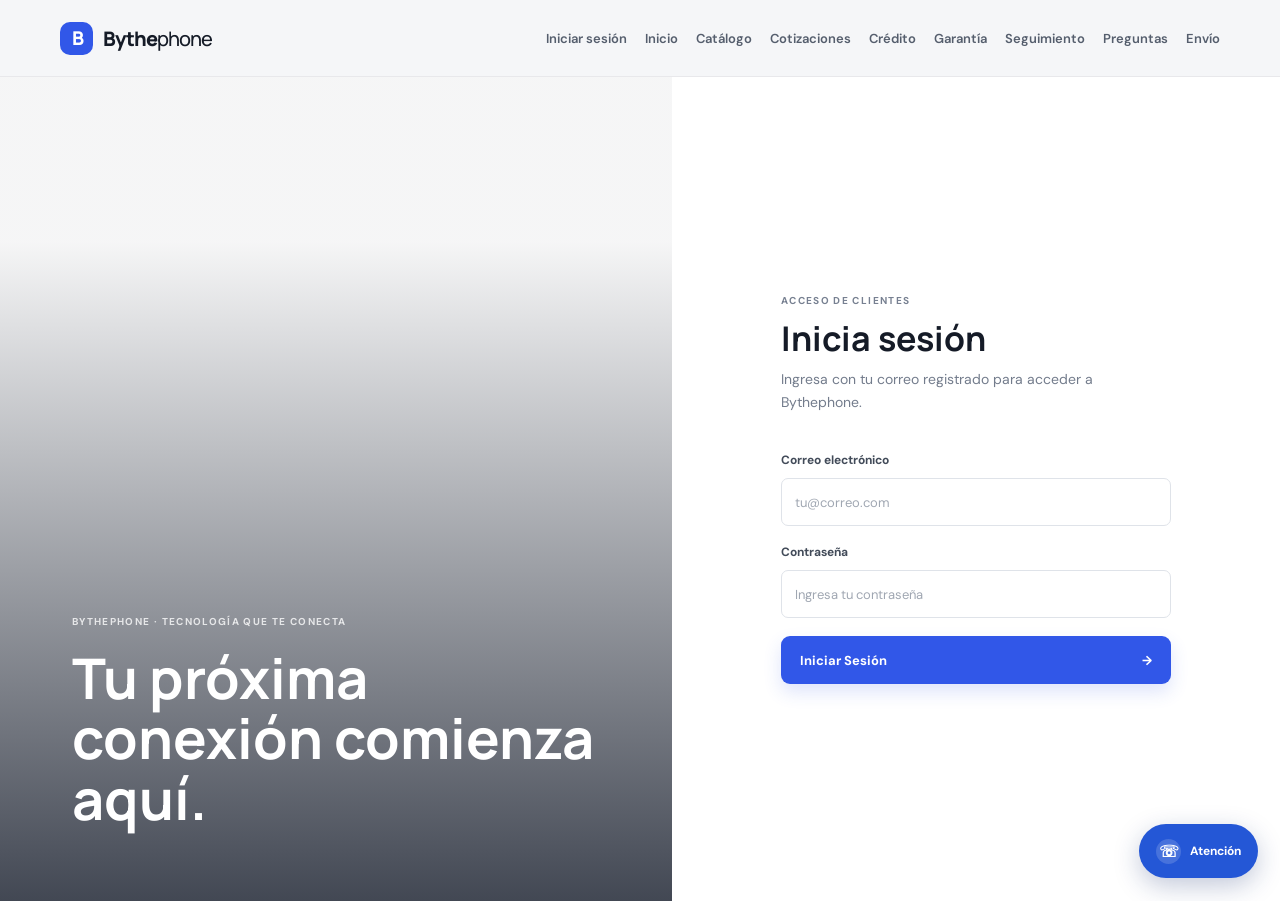
<file: sesion.html>
<!DOCTYPE html>
<html lang="es">
  <head>
    <meta charset="UTF-8" />
    <meta name="viewport" content="width=device-width, initial-scale=1.0" />
    <meta
      name="description"
      content="Encuentra tu próximo celular en Bythephone. Tecnología, buenos precios y atención cercana."
    />
    <meta name="theme-color" content="#f5f6f8" />
    <title>Bythephone | Tecnología que te conecta</title>
    <link rel="stylesheet" href="sesion.css" />
    <link rel="stylesheet" href="atencion.css" />
    <script src="atencion.js" defer></script>
    <link rel="preconnect" href="https://fonts.googleapis.com" />
    <link rel="preconnect" href="https://fonts.gstatic.com" crossorigin />
    <link
      href="https://fonts.googleapis.com/css2?family=DM+Sans:wght@400;500;600;700&family=Manrope:wght@400;500;600;700;800&display=swap"
      rel="stylesheet"
    />
  </head>
  <body>
    <header class="site-header">
      <div class="header-inner">
        <a class="brand" href="sesion.html" data-section-link aria-label="Bythephone, ir al inicio">
          <span class="brand-mark" aria-hidden="true">B</span>
          <span>Bythe<span class="brand-light">phone</span></span>
        </a>
        <nav class="main-nav" id="mainNav" aria-label="Navegación principal">
          <a href="sesion.html" id="loginNavLink">Iniciar sesión</a>
          <a href="inicio.html" data-section-link>Inicio</a>
          <a href="#catalogo" data-section-link>Catálogo</a>
          <a href="cotizaciones.html">Cotizaciones</a>
          <a href="credito.html">Crédito</a>
          <a href="garantia.html">Garantía</a>
          <a href="seguimiento.html">Seguimiento</a>
          <a href="preguntas.html">Preguntas</a>
          <a href="envio.html">Envío</a>
        </nav>
      </div>
    </header>
    <section class="login-screen" id="loginScreen" aria-labelledby="loginTitle">
      <div class="login-visual" aria-hidden="true">
        <div class="login-visual-copy">
          <span class="eyebrow">BYTHEPHONE · TECNOLOGÍA QUE TE CONECTA</span>
          <h1>Tu próxima conexión comienza aquí.</h1>
        </div>
      </div>
      <div class="login-panel">
        <div class="login-content">
          <span class="eyebrow login-kicker">ACCESO DE CLIENTES</span>
          <h2 id="loginTitle">Inicia sesión</h2>
          <p class="login-intro">Ingresa con tu correo registrado para acceder a Bythephone.</p>
          <form class="login-form" id="loginForm" onsubmit="location.hash = 'inicio'; return false;">
            <label for="loginEmail">Correo electrónico</label>
            <input
              id="loginEmail"
              name="email"
              type="email"
              autocomplete="username"
              placeholder="tu@correo.com"
              required
            />
            <label for="loginPassword">Contraseña</label>
            <input
              id="loginPassword"
              name="password"
              type="password"
              autocomplete="current-password"
              placeholder="Ingresa tu contraseña"
              required
            />
            <button class="button button-primary login-submit" type="submit">
              Iniciar Sesión <span aria-hidden="true">→</span>
            </button>
          </form>
        </div>
      </div>
    </section>
  </body>
</html>
</file>
<file: cotizaciones.css>
:root {
  color-scheme: light;
  --ink: #151b27;
  --muted: #737c8c;
  --blue: #3157e8;
  --blue-dark: #2343c4;
  --paper: #f5f6f8;
  --line: #e9ebef;
  --font-body: "DM Sans", sans-serif;
  --font-heading: "Manrope", sans-serif;
}

* {
  box-sizing: border-box;
}

html {
  scroll-behavior: smooth;
}

body {
  min-width: 320px;
  margin: 0;
  background: var(--paper);
  color: var(--ink);
  font-family: var(--font-body);
  -webkit-font-smoothing: antialiased;
}

button,
input {
  font: inherit;
}

button,
a {
  -webkit-tap-highlight-color: transparent;
}

a {
  color: inherit;
  text-decoration: none;
}

button,
input {
  color: inherit;
}

button:focus-visible,
a:focus-visible,
input:focus-visible {
  outline: 2px solid var(--blue);
  outline-offset: 3px;
}

.site-header {
  position: sticky;
  z-index: 5;
  top: 0;
  border-bottom: 1px solid rgba(21, 27, 39, 0.06);
  background: rgba(245, 246, 248, 0.94);
  backdrop-filter: blur(14px);
}

.header-inner {
  display: flex;
  width: min(1160px, calc(100% - 64px));
  min-height: 76px;
  align-items: center;
  justify-content: space-between;
  margin-inline: auto;
}

.brand {
  display: inline-flex;
  align-items: center;
  gap: 10px;
  font-family: var(--font-heading);
  font-size: 20px;
  font-weight: 800;
  letter-spacing: -1px;
}

.brand-mark {
  display: grid;
  width: 33px;
  height: 33px;
  flex: 0 0 33px;
  place-items: center;
  border-radius: 10px;
  background: var(--blue);
  color: white;
  font-size: 19px;
  font-weight: 800;
  letter-spacing: -2px;
}

.brand-light {
  font-weight: 500;
}

.main-nav {
  display: flex;
  align-items: center;
  gap: 25px;
  color: #555e6d;
  font-size: 12px;
  font-weight: 600;
}

.main-nav a {
  transition: color 160ms ease;
}

.main-nav a:hover,
.main-nav a[aria-current="page"] {
  color: var(--blue);
}

.quote-hero {
  background:
    radial-gradient(ellipse at 82% 15%, rgba(86, 116, 255, 0.14), transparent 34%),
    #171e2b;
  color: white;
}

.quote-hero-inner {
  width: min(1160px, calc(100% - 64px));
  margin-inline: auto;
  padding-block: 34px 49px;
}

.back-link {
  display: inline-block;
  margin-bottom: 31px;
  color: #c6ccda;
  font-size: 12px;
  font-weight: 600;
}

.back-link:hover {
  color: white;
}

.eyebrow {
  display: block;
  color: #8792a6;
  font-size: 10px;
  font-weight: 700;
  letter-spacing: 1.35px;
}

.quote-hero .eyebrow {
  color: #a7b2c5;
}

.quote-hero h1 {
  margin: 14px 0 12px;
  font-family: var(--font-heading);
  font-size: clamp(42px, 5vw, 61px);
  font-weight: 700;
  letter-spacing: -3.4px;
  line-height: 1.08;
}

.quote-hero h1 span {
  color: #aab9ff;
}

.quote-hero p {
  max-width: 570px;
  margin: 0;
  color: #b4bdcb;
  font-size: 13px;
  line-height: 1.7;
}

.quote-section {
  width: min(1160px, calc(100% - 64px));
  margin-inline: auto;
  padding-block: 30px 75px;
}

.quote-notice {
  display: flex;
  align-items: flex-start;
  gap: 12px;
  margin-bottom: 22px;
  padding: 14px 16px;
  border: 1px solid #e3e8fa;
  border-radius: 9px;
  background: #edf1ff;
  color: #39466a;
}

.notice-icon {
  display: grid;
  width: 21px;
  height: 21px;
  flex: 0 0 21px;
  place-items: center;
  border-radius: 50%;
  background: var(--blue);
  color: white;
  font-size: 12px;
  font-weight: 700;
}

.quote-notice p {
  margin: 0;
  font-size: 11px;
  line-height: 1.6;
}

.quote-layout {
  display: grid;
  grid-template-columns: minmax(0, 1fr) 340px;
  align-items: start;
  gap: 22px;
}

.interest-card,
.summary-card,
.quote-document {
  border: 1px solid #e8eaf0;
  border-radius: 12px;
  background: white;
  box-shadow: 0 5px 20px rgba(28, 38, 63, 0.035);
}

.interest-card,
.summary-card {
  padding: 23px;
}

.summary-card {
  position: sticky;
  top: 96px;
}

.card-heading {
  display: flex;
  align-items: center;
  gap: 12px;
  margin-bottom: 22px;
}

.step-number {
  display: grid;
  width: 35px;
  height: 35px;
  flex: 0 0 35px;
  place-items: center;
  border-radius: 9px;
  background: #edf1ff;
  color: var(--blue);
  font-size: 11px;
  font-weight: 800;
}

.card-heading .eyebrow {
  margin-bottom: 4px;
  font-size: 9px;
}

.card-heading h2 {
  margin: 0;
  font-family: var(--font-heading);
  font-size: 18px;
  letter-spacing: -0.5px;
}

.interest-list {
  display: grid;
  gap: 12px;
}

.interest-item {
  display: grid;
  grid-template-columns: 46px minmax(0, 1fr) auto;
  align-items: center;
  gap: 13px;
  padding: 14px 0;
  border-top: 1px solid #eff0f3;
}

.product-mark {
  display: grid;
  width: 46px;
  height: 46px;
  place-items: center;
  border-radius: 10px;
  background: linear-gradient(145deg, #eef1ff, #f8f9fc);
  color: var(--blue);
  font-family: var(--font-heading);
  font-size: 20px;
  font-weight: 800;
}

.interest-item-info {
  min-width: 0;
}

.product-brand {
  display: block;
  margin-bottom: 4px;
  color: #7d8693;
  font-size: 9px;
  font-weight: 700;
  letter-spacing: 1px;
  text-transform: uppercase;
}

.interest-item-info h3 {
  margin: 0 0 5px;
  font-family: var(--font-heading);
  font-size: 13px;
  letter-spacing: -0.3px;
}

.interest-item-info > strong {
  color: var(--blue);
  font-size: 12px;
}

.interest-item-info small {
  color: var(--muted);
  font-size: 9px;
  font-weight: 500;
}

.item-controls {
  display: grid;
  grid-template-columns: auto 64px;
  align-items: center;
  gap: 7px;
}

.item-controls label {
  color: #687284;
  font-size: 10px;
}

.item-controls input {
  width: 64px;
  min-height: 35px;
  padding: 0 7px;
  border: 1px solid #e1e4eb;
  border-radius: 6px;
  background: white;
  font-size: 12px;
}

.remove-item {
  grid-column: 2;
  justify-self: end;
  padding: 0;
  border: 0;
  background: none;
  color: #8b5360;
  cursor: pointer;
  font-size: 10px;
  font-weight: 600;
}

.remove-item:hover {
  color: #a63232;
  text-decoration: underline;
}

.summary-copy {
  margin: -5px 0 20px;
  color: var(--muted);
  font-size: 11px;
  line-height: 1.6;
}

.summary-totals {
  padding-block: 13px;
  border-block: 1px solid #eceef2;
}

.summary-totals p {
  display: flex;
  align-items: center;
  justify-content: space-between;
  gap: 12px;
  margin: 0;
  color: #626c7c;
  font-size: 11px;
}

.summary-totals .total-row {
  margin-top: 14px;
  color: var(--ink);
  font-size: 12px;
  font-weight: 700;
}

.summary-totals strong {
  color: var(--ink);
}

.summary-totals .total-row strong {
  color: var(--blue);
  font-family: var(--font-heading);
  font-size: 17px;
}

.button {
  display: inline-flex;
  min-height: 44px;
  align-items: center;
  justify-content: center;
  gap: 12px;
  padding: 0 16px;
  border: 0;
  border-radius: 8px;
  cursor: pointer;
  font-size: 12px;
  font-weight: 700;
  transition: background 160ms ease, transform 160ms ease;
}

.button:hover:not(:disabled) {
  transform: translateY(-1px);
}

.button-primary {
  background: var(--blue);
  color: white;
}

.button-primary:hover:not(:disabled) {
  background: var(--blue-dark);
}

.button:disabled {
  cursor: not-allowed;
  opacity: 0.5;
}

.button-outline {
  border: 1px solid #dfe4f2;
  background: white;
  color: var(--blue);
}

.button-outline:hover {
  background: #f6f7fc;
}

.generate-button {
  width: 100%;
  margin-top: 17px;
}

.quote-status {
  min-height: 18px;
  margin: 12px 0 0;
  color: #667187;
  font-size: 10px;
  line-height: 1.5;
}

.quote-status.is-error {
  color: #a63232;
}

.empty-state {
  padding: 40px 18px 22px;
  border-top: 1px solid #eff0f3;
  text-align: center;
}

.empty-icon {
  display: grid;
  width: 44px;
  height: 44px;
  margin: 0 auto 13px;
  place-items: center;
  border-radius: 50%;
  background: #edf1ff;
  color: var(--blue);
  font-size: 23px;
}

.empty-state h3 {
  margin: 0 0 7px;
  font-family: var(--font-heading);
  font-size: 16px;
}

.empty-state p {
  max-width: 350px;
  margin: 0 auto 16px;
  color: var(--muted);
  font-size: 11px;
  line-height: 1.6;
}

.quote-document {
  margin-top: 24px;
  padding: 36px;
  scroll-margin-top: 100px;
}

.document-header {
  display: flex;
  align-items: flex-start;
  justify-content: space-between;
  gap: 24px;
  padding-bottom: 23px;
  border-bottom: 1px solid #e7e9ef;
}

.document-brand {
  display: flex;
  align-items: center;
  gap: 10px;
}

.document-brand > div {
  display: grid;
  gap: 3px;
}

.document-brand strong {
  font-family: var(--font-heading);
  font-size: 16px;
}

.document-brand span:not(.brand-mark) {
  color: var(--muted);
  font-size: 9px;
}

.document-title {
  text-align: right;
}

.document-title .eyebrow {
  color: var(--blue);
}

.document-title h2 {
  margin: 5px 0 3px;
  font-family: var(--font-heading);
  font-size: 26px;
  letter-spacing: -1px;
}

.quote-number {
  color: #737c8c;
  font-size: 10px;
}

.document-parties {
  display: grid;
  grid-template-columns: 1fr 1fr;
  gap: 30px;
  padding-block: 24px;
}

.document-parties > div {
  display: grid;
  align-content: start;
  gap: 5px;
  color: #535d6c;
  font-size: 10px;
  line-height: 1.5;
}

.document-parties > div strong {
  color: var(--ink);
  font-size: 12px;
}

.document-label {
  margin-bottom: 3px;
  color: #8792a6;
  font-size: 8px;
  font-weight: 700;
  letter-spacing: 1px;
}

.document-dates {
  display: grid;
  align-content: start;
  gap: 10px;
  margin: 0;
}

.document-dates div {
  display: grid;
  grid-template-columns: 1fr auto;
  gap: 16px;
  font-size: 10px;
}

.document-dates dt {
  color: #687284;
}

.document-dates dd {
  margin: 0;
  color: var(--ink);
  font-weight: 700;
  text-align: right;
}

.document-table-wrap {
  overflow-x: auto;
}

.document-table {
  width: 100%;
  border-collapse: collapse;
  text-align: left;
}

.document-table th {
  padding: 11px 9px;
  border-block: 1px solid #e8eaf0;
  background: #f7f8fb;
  color: #657083;
  font-size: 9px;
  font-weight: 700;
}

.document-table td {
  padding: 13px 9px;
  border-bottom: 1px solid #eceef2;
  color: #535d6c;
  font-size: 10px;
}

.document-table td:first-child {
  color: var(--ink);
}

.document-table td:not(:first-child),
.document-table th:not(:first-child) {
  text-align: right;
  white-space: nowrap;
}

.document-total {
  display: flex;
  justify-content: flex-end;
  gap: 30px;
  padding: 18px 9px;
  color: var(--ink);
  font-size: 11px;
  font-weight: 700;
}

.document-total strong {
  color: var(--blue);
  font-family: var(--font-heading);
  font-size: 18px;
}

.document-terms {
  margin: 8px 0 0;
  padding: 13px;
  border-radius: 7px;
  background: #f6f7fa;
  color: #657083;
  font-size: 9px;
  line-height: 1.65;
}

.document-actions {
  display: flex;
  align-items: center;
  gap: 13px;
  margin-top: 19px;
}

.document-actions > span {
  color: #737c8c;
  font-size: 9px;
}

.site-footer {
  background: #111722;
  color: #aab2c0;
}

.footer-inner {
  display: flex;
  width: min(1160px, calc(100% - 64px));
  min-height: 76px;
  align-items: center;
  justify-content: space-between;
  gap: 15px;
  margin-inline: auto;
  font-size: 10px;
}

.footer-brand {
  color: white;
  font-size: 17px;
}

.footer-brand .brand-mark {
  width: 28px;
  height: 28px;
  flex-basis: 28px;
  border-radius: 8px;
  font-size: 16px;
}

.footer-inner p {
  margin: 0;
}

.social-link {
  display: inline-flex;
  align-items: center;
  gap: 7px;
  color: white;
  font-weight: 700;
}

[hidden] {
  display: none !important;
}

@media (max-width: 980px) {
  .header-inner,
  .quote-hero-inner,
  .quote-section,
  .footer-inner {
    width: min(100% - 44px, 760px);
  }

  .main-nav {
    gap: 14px;
    font-size: 11px;
  }

  .quote-layout {
    grid-template-columns: minmax(0, 1fr) 295px;
    gap: 15px;
  }

  .interest-card,
  .summary-card {
    padding: 19px;
  }
}

@media (max-width: 760px) {
  .header-inner,
  .quote-hero-inner,
  .quote-section,
  .footer-inner {
    width: min(100% - 36px, 560px);
  }

  .header-inner {
    min-height: 67px;
    flex-wrap: wrap;
    gap: 6px 12px;
    padding-block: 9px;
  }

  .main-nav {
    width: 100%;
    flex-wrap: wrap;
    justify-content: flex-start;
    gap: 4px 13px;
    font-size: 11px;
  }

  .main-nav a {
    padding-block: 5px;
    white-space: nowrap;
  }

  .quote-hero-inner {
    padding-block: 25px 35px;
  }

  .back-link {
    margin-bottom: 25px;
  }

  .quote-section {
    padding-block: 21px 48px;
  }

  .quote-layout {
    grid-template-columns: 1fr;
  }

  .summary-card {
    position: static;
    grid-row: 1;
  }

  .interest-card {
    grid-row: 2;
  }

  .quote-document {
    padding: 25px;
  }

  .footer-inner {
    min-height: 90px;
    flex-wrap: wrap;
    justify-content: space-between;
    padding-block: 15px;
  }

  .footer-inner > p {
    display: none;
  }
}

@media (max-width: 480px) {
  .header-inner,
  .quote-hero-inner,
  .quote-section,
  .footer-inner {
    width: calc(100% - 28px);
  }

  .main-nav {
    gap: 4px 10px;
    font-size: 10px;
  }

  .quote-hero h1 {
    letter-spacing: -2.5px;
  }

  .quote-notice {
    padding: 12px;
  }

  .interest-card,
  .summary-card {
    padding: 16px;
  }

  .interest-item {
    grid-template-columns: 38px minmax(0, 1fr);
    gap: 10px;
  }

  .product-mark {
    width: 38px;
    height: 38px;
  }

  .item-controls {
    grid-column: 2;
    justify-self: start;
  }

  .item-controls label {
    grid-row: 1;
  }

  .item-controls input {
    grid-row: 1;
  }

  .remove-item {
    grid-column: 2;
  }

  .quote-document {
    padding: 18px 13px;
  }

  .document-header {
    gap: 10px;
  }

  .document-title h2 {
    font-size: 21px;
  }

  .document-brand {
    gap: 7px;
  }

  .document-brand strong {
    font-size: 13px;
  }

  .document-parties {
    grid-template-columns: 1fr;
    gap: 18px;
  }

  .document-table th,
  .document-table td {
    padding-inline: 5px;
    font-size: 8px;
  }

  .document-total {
    gap: 12px;
    font-size: 9px;
  }

  .document-total strong {
    font-size: 15px;
  }

  .document-actions {
    align-items: flex-start;
    flex-direction: column;
  }
}

@media (prefers-reduced-motion: reduce) {
  *,
  *::before,
  *::after {
    scroll-behavior: auto !important;
    transition-duration: 0.01ms !important;
  }
}

@page {
  margin: 18mm;
}

@media print {
  body {
    min-width: 0;
    background: white;
  }

  .site-header,
  .quote-hero,
  .quote-section > :not(.quote-document),
  .site-footer,
  .document-actions {
    display: none !important;
  }

  .quote-section {
    width: 100%;
    margin: 0;
    padding: 0;
  }

  .quote-document {
    display: block !important;
    margin: 0;
    padding: 0;
    border: 0;
    box-shadow: none;
  }

  .document-table tr {
    break-inside: avoid;
  }
}
</file>
<file: atencion.css>
.site-header .main-nav {
  gap: 18px;
  font-size: 13px;
}

.site-header .main-nav a {
  font-size: inherit;
}

@media (max-width: 1050px) {
  .site-header .header-inner {
    flex-wrap: wrap;
    gap: 6px 12px;
    padding-block: 9px;
  }

  .site-header .main-nav {
    width: 100%;
    flex-wrap: wrap;
    justify-content: flex-start;
    column-gap: 16px;
    row-gap: 8px;
  }

  .site-header .main-nav a {
    padding-block: 5px;
    white-space: nowrap;
  }
}

.contact-widget {
  position: fixed;
  z-index: 20;
  right: max(22px, env(safe-area-inset-right));
  bottom: max(22px, env(safe-area-inset-bottom));
  display: grid;
  justify-items: end;
  gap: 12px;
  font-family: var(--font-body, "DM Sans", sans-serif);
}

.contact-toggle {
  display: inline-flex;
  min-height: 54px;
  align-items: center;
  gap: 9px;
  padding: 0 17px;
  border: 0;
  border-radius: 999px;
  background: #2457d6;
  box-shadow: 0 8px 26px rgba(24, 48, 112, 0.26);
  color: #fff;
  cursor: pointer;
  font: inherit;
  font-size: 12px;
  font-weight: 700;
  transition: background 160ms ease, transform 160ms ease;
}

.contact-toggle:hover {
  transform: translateY(-2px);
  background: #1d46b4;
}

.contact-toggle:focus-visible,
.contact-close:focus-visible,
.contact-option:focus-visible {
  outline: 2px solid #7995ff;
  outline-offset: 3px;
}

.contact-toggle-icon {
  display: grid;
  width: 25px;
  height: 25px;
  place-items: center;
  border-radius: 50%;
  background: rgba(255, 255, 255, 0.16);
  font-size: 16px;
}

.contact-panel {
  width: min(350px, calc(100vw - 32px));
  padding: 17px;
  border: 1px solid #e6e9f0;
  border-radius: 13px;
  background: #fff;
  box-shadow: 0 16px 48px rgba(18, 30, 55, 0.2);
}

.contact-panel[hidden] {
  display: none !important;
}

.contact-panel-header {
  display: flex;
  align-items: flex-start;
  justify-content: space-between;
  gap: 12px;
  margin-bottom: 14px;
}

.contact-eyebrow {
  display: block;
  margin-bottom: 5px;
  color: #7e899a;
  font-size: 8px;
  font-weight: 700;
  letter-spacing: 1.15px;
}

.contact-panel-header h2 {
  margin: 0;
  color: #151b27;
  font-family: var(--font-heading, "Manrope", sans-serif);
  font-size: 15px;
  letter-spacing: -0.3px;
}

.contact-close {
  display: grid;
  width: 30px;
  height: 30px;
  flex: 0 0 30px;
  place-items: center;
  border: 1px solid #e9ebf0;
  border-radius: 50%;
  background: #fff;
  color: #626d7d;
  cursor: pointer;
  font: inherit;
  font-size: 19px;
  line-height: 1;
}

.contact-option {
  display: grid;
  grid-template-columns: 35px minmax(0, 1fr) 16px;
  align-items: center;
  gap: 10px;
  padding: 11px 3px;
  border-top: 1px solid #f0f1f4;
}

.contact-option > span:nth-child(2) {
  display: grid;
  gap: 3px;
}

.contact-option strong {
  color: #202838;
  font-size: 11px;
}

.contact-option small {
  color: #788293;
  font-size: 9px;
}

.contact-option:hover strong {
  color: #3157e8;
}

.contact-option-icon {
  display: grid;
  width: 33px;
  height: 33px;
  place-items: center;
  border-radius: 9px;
  font-size: 14px;
  font-weight: 800;
}

.whatsapp-icon {
  background: #e8f7ef;
  color: #218c54;
}

.phone-icon {
  background: #edf1ff;
  color: #3157e8;
}

.faq-icon {
  background: #f2efff;
  color: #6a52bf;
}

.contact-arrow {
  color: #8792a2;
  font-size: 12px;
}

@media (max-width: 800px) {
  .site-header .main-nav {
    font-size: 12px;
  }
}

.contact-hours {
  margin: 10px 0 0;
  padding-top: 11px;
  border-top: 1px solid #f0f1f4;
  color: #7d8795;
  font-size: 9px;
  line-height: 1.55;
}

@media (max-width: 480px) {
  .contact-widget {
    right: max(14px, env(safe-area-inset-right));
    bottom: max(14px, env(safe-area-inset-bottom));
  }

  .contact-toggle {
    min-height: 49px;
    padding-inline: 14px;
  }
}

@media (prefers-reduced-motion: reduce) {
  .contact-toggle {
    transition-duration: 0.01ms;
  }
}
</file>
<file: credito.css>
:root {
  color-scheme: light;
  --ink: #151b27;
  --muted: #737c8c;
  --blue: #3157e8;
  --blue-dark: #2343c4;
  --paper: #f5f6f8;
  --font-body: "DM Sans", sans-serif;
  --font-heading: "Manrope", sans-serif;
}

* {
  box-sizing: border-box;
}

html {
  scroll-behavior: smooth;
}

body {
  min-width: 320px;
  margin: 0;
  background: var(--paper);
  color: var(--ink);
  font-family: var(--font-body);
  -webkit-font-smoothing: antialiased;
}

button,
input,
select {
  font: inherit;
}

button,
a {
  -webkit-tap-highlight-color: transparent;
}

a {
  color: inherit;
  text-decoration: none;
}

button,
input,
select {
  color: inherit;
}

button:focus-visible,
a:focus-visible,
input:focus-visible,
select:focus-visible {
  outline: 2px solid var(--blue);
  outline-offset: 3px;
}

.site-header {
  position: sticky;
  z-index: 5;
  top: 0;
  border-bottom: 1px solid rgba(21, 27, 39, 0.06);
  background: rgba(245, 246, 248, 0.94);
  backdrop-filter: blur(14px);
}

.header-inner {
  display: flex;
  width: min(1160px, calc(100% - 64px));
  min-height: 76px;
  align-items: center;
  justify-content: space-between;
  margin-inline: auto;
}

.brand {
  display: inline-flex;
  align-items: center;
  gap: 10px;
  font-family: var(--font-heading);
  font-size: 20px;
  font-weight: 800;
  letter-spacing: -1px;
}

.brand-mark {
  display: grid;
  width: 33px;
  height: 33px;
  flex: 0 0 33px;
  place-items: center;
  border-radius: 10px;
  background: var(--blue);
  color: white;
  font-size: 19px;
  font-weight: 800;
  letter-spacing: -2px;
}

.brand-light {
  font-weight: 500;
}

.main-nav {
  display: flex;
  align-items: center;
  gap: 21px;
  color: #555e6d;
  font-size: 12px;
  font-weight: 600;
}

.main-nav a {
  transition: color 160ms ease;
}

.main-nav a:hover,
.main-nav a[aria-current="page"] {
  color: var(--blue);
}

.credit-hero {
  background:
    radial-gradient(ellipse at 82% 15%, rgba(86, 116, 255, 0.14), transparent 34%),
    #171e2b;
  color: white;
}

.credit-hero-inner {
  width: min(1160px, calc(100% - 64px));
  margin-inline: auto;
  padding-block: 34px 49px;
}

.back-link {
  display: inline-block;
  margin-bottom: 31px;
  color: #c6ccda;
  font-size: 12px;
  font-weight: 600;
}

.back-link:hover {
  color: white;
}

.eyebrow {
  display: block;
  color: #8792a6;
  font-size: 10px;
  font-weight: 700;
  letter-spacing: 1.35px;
}

.credit-hero .eyebrow {
  color: #a7b2c5;
}

.credit-hero h1 {
  margin: 14px 0 12px;
  font-family: var(--font-heading);
  font-size: clamp(42px, 5vw, 61px);
  font-weight: 700;
  letter-spacing: -3.4px;
  line-height: 1.08;
}

.credit-hero h1 span {
  color: #aab9ff;
}

.credit-hero p {
  max-width: 570px;
  margin: 0;
  color: #b4bdcb;
  font-size: 13px;
  line-height: 1.7;
}

.credit-section {
  width: min(1160px, calc(100% - 64px));
  margin-inline: auto;
  padding-block: 30px 75px;
}

.demo-notice {
  display: flex;
  align-items: flex-start;
  gap: 12px;
  margin-bottom: 22px;
  padding: 14px 16px;
  border: 1px solid #e3e8fa;
  border-radius: 9px;
  background: #edf1ff;
  color: #39466a;
}

.notice-icon {
  display: grid;
  width: 21px;
  height: 21px;
  flex: 0 0 21px;
  place-items: center;
  border-radius: 50%;
  background: var(--blue);
  color: white;
  font-size: 12px;
  font-weight: 700;
}

.demo-notice p {
  margin: 0;
  font-size: 11px;
  line-height: 1.6;
}

.simulator-layout {
  display: grid;
  grid-template-columns: minmax(0, 1fr) 355px;
  align-items: start;
  gap: 22px;
}

.simulator-card,
.result-card,
.confirmation-card {
  border: 1px solid #e8eaf0;
  border-radius: 12px;
  background: white;
  box-shadow: 0 5px 20px rgba(28, 38, 63, 0.035);
}

.simulator-card,
.result-card {
  padding: 24px;
}

.result-card {
  position: sticky;
  top: 96px;
}

.card-heading {
  display: flex;
  align-items: center;
  gap: 12px;
  margin-bottom: 23px;
}

.step-number {
  display: grid;
  width: 35px;
  height: 35px;
  flex: 0 0 35px;
  place-items: center;
  border-radius: 9px;
  background: #edf1ff;
  color: var(--blue);
  font-size: 11px;
  font-weight: 800;
}

.card-heading .eyebrow {
  margin-bottom: 4px;
  font-size: 9px;
}

.card-heading h2 {
  margin: 0;
  font-family: var(--font-heading);
  font-size: 18px;
  letter-spacing: -0.5px;
}

.purchase-type,
.provider-field {
  min-width: 0;
  margin: 0;
  padding: 0;
  border: 0;
}

.purchase-type legend,
.provider-field legend {
  margin-bottom: 10px;
  color: #4e5869;
  font-size: 11px;
  font-weight: 700;
}

.purchase-type {
  display: flex;
  flex-wrap: wrap;
  gap: 9px;
  margin-bottom: 21px;
}

.purchase-type legend {
  width: 100%;
}

.type-option {
  position: relative;
  cursor: pointer;
}

.type-option input {
  position: absolute;
  width: 1px;
  height: 1px;
  opacity: 0;
}

.type-option span {
  display: inline-flex;
  min-height: 36px;
  align-items: center;
  padding: 0 14px;
  border: 1px solid #e1e4eb;
  border-radius: 7px;
  color: #657083;
  font-size: 11px;
  font-weight: 600;
  transition: background 160ms ease, border-color 160ms ease, color 160ms ease;
}

.type-option input:checked + span {
  border-color: #bfcaf6;
  background: #edf1ff;
  color: var(--blue);
}

.type-option input:focus-visible + span {
  outline: 2px solid var(--blue);
  outline-offset: 3px;
}

.field-group {
  display: grid;
  gap: 8px;
  margin-bottom: 20px;
}

.field-group > label,
.field-label-row label {
  color: #4e5869;
  font-size: 11px;
  font-weight: 700;
}

.field-group > label span {
  color: var(--muted);
  font-weight: 500;
}

.field-group select,
.input-with-prefix {
  width: 100%;
  min-height: 44px;
  border: 1px solid #e1e4eb;
  border-radius: 7px;
  background: white;
}

.field-group select {
  padding: 0 12px;
  font-size: 12px;
}

.input-with-prefix {
  display: flex;
  align-items: center;
  gap: 9px;
  padding-inline: 12px;
}

.input-with-prefix > span {
  color: #687284;
  font-size: 12px;
  font-weight: 600;
}

.input-with-prefix input {
  width: 100%;
  min-width: 0;
  height: 40px;
  padding: 0;
  border: 0;
  background: transparent;
  font-size: 13px;
  font-weight: 600;
}

.input-with-prefix input:focus-visible {
  outline: none;
}

.input-with-prefix:focus-within {
  outline: 2px solid var(--blue);
  outline-offset: 2px;
}

.field-hint {
  color: #838c9a;
  font-size: 9px;
  line-height: 1.45;
}

.installment-field {
  margin-top: 24px;
}

.field-label-row {
  display: flex;
  align-items: center;
  justify-content: space-between;
  gap: 14px;
}

.field-label-row output {
  color: var(--blue);
  font-size: 11px;
  font-weight: 700;
}

.installment-field input[type="range"] {
  width: 100%;
  margin: 8px 0 0;
  accent-color: var(--blue);
  cursor: pointer;
}

.range-labels {
  display: flex;
  justify-content: space-between;
  color: #818a98;
  font-size: 9px;
}

.provider-field {
  margin-top: 25px;
}

.provider-grid {
  display: grid;
  grid-template-columns: repeat(2, minmax(0, 1fr));
  gap: 9px;
}

.provider-option {
  position: relative;
  display: flex;
  min-width: 0;
  min-height: 61px;
  align-items: center;
  gap: 10px;
  padding: 10px;
  border: 1px solid #e5e8ee;
  border-radius: 8px;
  background: white;
  cursor: pointer;
  transition: border-color 160ms ease, background 160ms ease;
}

.provider-option:has(input:checked) {
  border-color: #9caff7;
  background: #f5f7ff;
}

.provider-option input {
  position: absolute;
  width: 1px;
  height: 1px;
  opacity: 0;
}

.provider-option input:focus-visible ~ .provider-check {
  outline: 2px solid var(--blue);
  outline-offset: 3px;
}

.provider-mark {
  display: grid;
  width: 32px;
  height: 32px;
  flex: 0 0 32px;
  place-items: center;
  border-radius: 8px;
  background: #edf1ff;
  color: var(--blue);
  font-family: var(--font-heading);
  font-size: 15px;
  font-weight: 800;
}

.provider-info {
  display: grid;
  min-width: 0;
  gap: 3px;
}

.provider-info strong {
  overflow: hidden;
  color: var(--ink);
  font-size: 10px;
  text-overflow: ellipsis;
  white-space: nowrap;
}

.provider-info small {
  color: #748092;
  font-size: 8px;
}

.provider-check {
  width: 14px;
  height: 14px;
  flex: 0 0 14px;
  margin-left: auto;
  border: 1px solid #cdd2dc;
  border-radius: 50%;
}

.provider-option input:checked ~ .provider-check {
  border: 4px solid var(--blue);
}

.selected-provider {
  margin: -5px 0 17px;
  color: #707b8b;
  font-size: 10px;
}

.monthly-payment {
  display: grid;
  gap: 6px;
  padding: 18px;
  border-radius: 9px;
  background: #f3f5ff;
}

.monthly-payment > span {
  color: #58647c;
  font-size: 10px;
  font-weight: 600;
}

.monthly-payment > strong {
  color: var(--blue);
  font-family: var(--font-heading);
  font-size: clamp(24px, 3vw, 31px);
  letter-spacing: -1px;
  line-height: 1.2;
}

.monthly-payment > small {
  color: #707b8b;
  font-size: 9px;
}

.result-breakdown {
  display: grid;
  gap: 13px;
  margin: 18px 0;
  padding-bottom: 16px;
  border-bottom: 1px solid #eceef2;
}

.result-breakdown div {
  display: flex;
  align-items: flex-start;
  justify-content: space-between;
  gap: 12px;
  font-size: 10px;
}

.result-breakdown dt {
  color: #697486;
}

.result-breakdown dd {
  margin: 0;
  color: var(--ink);
  font-weight: 700;
  text-align: right;
}

.result-breakdown .result-total dt,
.result-breakdown .result-total dd {
  color: var(--ink);
  font-size: 11px;
  font-weight: 800;
}

.validation-message {
  min-height: 30px;
  margin: 0 0 12px;
  color: #687488;
  font-size: 9px;
  line-height: 1.5;
}

.validation-message.is-error {
  color: #a63232;
}

.button {
  display: inline-flex;
  min-height: 44px;
  align-items: center;
  justify-content: center;
  gap: 12px;
  padding: 0 16px;
  border: 0;
  border-radius: 8px;
  cursor: pointer;
  font-size: 12px;
  font-weight: 700;
  transition: background 160ms ease, transform 160ms ease;
}

.button:hover:not(:disabled) {
  transform: translateY(-1px);
}

.button-primary {
  background: var(--blue);
  color: white;
}

.button-primary:hover:not(:disabled) {
  background: var(--blue-dark);
}

.button:disabled {
  cursor: not-allowed;
  opacity: 0.5;
}

.button-outline {
  border: 1px solid #dfe4f2;
  background: white;
  color: var(--blue);
}

.button-outline:hover {
  background: #f6f7fc;
}

.submit-button {
  width: 100%;
}

.result-footnote {
  margin: 12px 0 0;
  color: #858d99;
  font-size: 9px;
  line-height: 1.55;
}

.confirmation-card {
  max-width: 760px;
  margin: 24px auto 0;
  padding: 30px;
  scroll-margin-top: 100px;
  text-align: center;
}

.confirmation-icon {
  display: grid;
  width: 47px;
  height: 47px;
  margin: 0 auto 15px;
  place-items: center;
  border-radius: 50%;
  background: #e8f5ed;
  color: #26734a;
  font-size: 22px;
  font-weight: 700;
}

.confirmation-card > .eyebrow {
  color: #6f7b8d;
}

.confirmation-card h2 {
  margin: 9px 0;
  font-family: var(--font-heading);
  font-size: 24px;
  letter-spacing: -0.8px;
}

.confirmation-card > p {
  color: #657083;
  font-size: 11px;
  line-height: 1.6;
}

.confirmation-details {
  display: grid;
  grid-template-columns: repeat(2, minmax(0, 1fr));
  gap: 12px;
  margin: 22px 0;
  padding: 18px;
  border-radius: 9px;
  background: #f7f8fb;
  text-align: left;
}

.confirmation-details div {
  display: grid;
  gap: 5px;
}

.confirmation-details dt {
  color: #7a8493;
  font-size: 9px;
}

.confirmation-details dd {
  margin: 0;
  color: var(--ink);
  font-size: 11px;
  font-weight: 700;
}

.confirmation-note {
  margin-bottom: 20px;
}

.site-footer {
  background: #111722;
  color: #aab2c0;
}

.footer-inner {
  display: flex;
  width: min(1160px, calc(100% - 64px));
  min-height: 76px;
  align-items: center;
  justify-content: space-between;
  gap: 15px;
  margin-inline: auto;
  font-size: 10px;
}

.footer-brand {
  color: white;
  font-size: 17px;
}

.footer-brand .brand-mark {
  width: 28px;
  height: 28px;
  flex-basis: 28px;
  border-radius: 8px;
  font-size: 16px;
}

.footer-inner p {
  margin: 0;
}

.social-link {
  display: inline-flex;
  align-items: center;
  gap: 7px;
  color: white;
  font-weight: 700;
}

[hidden] {
  display: none !important;
}

@media (max-width: 1050px) {
  .header-inner,
  .credit-hero-inner,
  .credit-section,
  .footer-inner {
    width: min(100% - 44px, 820px);
  }

  .main-nav {
    gap: 13px;
    font-size: 10px;
  }

  .simulator-layout {
    grid-template-columns: minmax(0, 1fr) 320px;
    gap: 15px;
  }
}

@media (max-width: 800px) {
  .header-inner,
  .credit-hero-inner,
  .credit-section,
  .footer-inner {
    width: min(100% - 36px, 600px);
  }

  .header-inner {
    min-height: 67px;
    flex-wrap: wrap;
    gap: 6px 12px;
    padding-block: 9px;
  }

  .main-nav {
    width: 100%;
    flex-wrap: wrap;
    justify-content: flex-start;
    gap: 4px 13px;
    font-size: 11px;
  }

  .main-nav a {
    padding-block: 5px;
    white-space: nowrap;
  }

  .credit-hero-inner {
    padding-block: 25px 35px;
  }

  .back-link {
    margin-bottom: 25px;
  }

  .credit-section {
    padding-block: 21px 48px;
  }

  .simulator-layout {
    grid-template-columns: 1fr;
  }

  .result-card {
    position: static;
    grid-row: 1;
  }

  .simulator-card {
    grid-row: 2;
  }

  .monthly-payment > strong {
    font-size: 30px;
  }

  .footer-inner {
    min-height: 90px;
    flex-wrap: wrap;
    justify-content: space-between;
    padding-block: 15px;
  }

  .footer-inner > p {
    display: none;
  }
}

@media (max-width: 480px) {
  .header-inner,
  .credit-hero-inner,
  .credit-section,
  .footer-inner {
    width: calc(100% - 28px);
  }

  .main-nav {
    gap: 4px 10px;
    font-size: 10px;
  }

  .credit-hero h1 {
    letter-spacing: -2.5px;
  }

  .simulator-card,
  .result-card {
    padding: 17px;
  }

  .provider-grid {
    grid-template-columns: 1fr;
  }

  .confirmation-card {
    padding: 22px 16px;
  }

  .confirmation-details {
    grid-template-columns: 1fr;
    gap: 11px;
    padding: 14px;
  }
}

@media (prefers-reduced-motion: reduce) {
  *,
  *::before,
  *::after {
    scroll-behavior: auto !important;
    transition-duration: 0.01ms !important;
  }
}
</file>
<file: envio.css>
:root {
  color-scheme: light;
  --ink: #151b27;
  --muted: #737c8c;
  --blue: #3157e8;
  --blue-dark: #2343c4;
  --paper: #f5f6f8;
  --white: #fff;
  --line: #e9ebef;
  --font-body: "DM Sans", sans-serif;
  --font-heading: "Manrope", sans-serif;
}

* {
  box-sizing: border-box;
}

html {
  scroll-behavior: smooth;
}

body {
  min-width: 320px;
  margin: 0;
  background: var(--paper);
  color: var(--ink);
  font-family: var(--font-body);
  -webkit-font-smoothing: antialiased;
}

button,
input,
select,
textarea {
  font: inherit;
}

button,
a {
  -webkit-tap-highlight-color: transparent;
}

a {
  color: inherit;
  text-decoration: none;
}

button,
input,
select,
textarea {
  color: inherit;
}

button:focus-visible,
a:focus-visible,
input:focus-visible,
select:focus-visible,
textarea:focus-visible {
  outline: 2px solid var(--blue);
  outline-offset: 3px;
}

.site-header {
  position: sticky;
  z-index: 5;
  top: 0;
  border-bottom: 1px solid rgba(21, 27, 39, 0.06);
  background: rgba(245, 246, 248, 0.94);
  backdrop-filter: blur(14px);
}

.header-inner {
  display: flex;
  width: min(1160px, calc(100% - 64px));
  min-height: 76px;
  align-items: center;
  justify-content: space-between;
  margin-inline: auto;
}

.brand {
  display: inline-flex;
  align-items: center;
  gap: 10px;
  font-family: var(--font-heading);
  font-size: 20px;
  font-weight: 800;
  letter-spacing: -1px;
}

.brand-mark {
  display: grid;
  width: 33px;
  height: 33px;
  place-items: center;
  border-radius: 10px;
  background: var(--blue);
  color: white;
  font-size: 19px;
  font-weight: 800;
  letter-spacing: -2px;
}

.brand-light {
  font-weight: 500;
}

.main-nav {
  display: flex;
  align-items: center;
  gap: 32px;
  color: #555e6d;
  font-size: 13px;
  font-weight: 600;
}

.main-nav a {
  transition: color 160ms ease;
}

.main-nav a:hover,
.main-nav a[aria-current="page"] {
  color: var(--blue);
}

.checkout-hero {
  background:
    radial-gradient(ellipse at 82% 15%, rgba(86, 116, 255, 0.14), transparent 34%),
    #171e2b;
  color: white;
}

.checkout-hero-inner {
  width: min(1160px, calc(100% - 64px));
  margin-inline: auto;
  padding-block: 34px 46px;
}

.back-link {
  display: inline-block;
  margin-bottom: 30px;
  color: #c6ccda;
  font-size: 12px;
  font-weight: 600;
  transition: color 160ms ease;
}

.back-link:hover {
  color: white;
}

.eyebrow {
  display: block;
  color: #8792a6;
  font-size: 10px;
  font-weight: 700;
  letter-spacing: 1.35px;
}

.checkout-hero .eyebrow {
  color: #a7b2c5;
}

.checkout-hero h1 {
  margin: 13px 0 10px;
  font-family: var(--font-heading);
  font-size: clamp(36px, 4.5vw, 55px);
  font-weight: 700;
  letter-spacing: -3px;
  line-height: 1.12;
}

.checkout-hero p {
  margin: 0;
  color: #b4bdcb;
  font-size: 13px;
  line-height: 1.65;
}

.checkout-section {
  width: min(1160px, calc(100% - 64px));
  min-height: 450px;
  margin-inline: auto;
  padding-block: 30px 72px;
}

.demo-notice {
  display: flex;
  align-items: flex-start;
  gap: 12px;
  margin-bottom: 20px;
  padding: 14px 16px;
  border: 1px solid #e3e8fa;
  border-radius: 9px;
  background: #edf1ff;
  color: #39466a;
}

.notice-icon {
  display: grid;
  width: 21px;
  height: 21px;
  flex: 0 0 21px;
  place-items: center;
  border-radius: 50%;
  background: var(--blue);
  color: white;
  font-size: 12px;
  font-weight: 700;
}

.demo-notice p {
  margin: 1px 0 0;
  font-size: 11px;
  line-height: 1.65;
}

.checkout-layout {
  display: grid;
  grid-template-columns: minmax(0, 1fr) 370px;
  align-items: start;
  gap: 22px;
}

.checkout-form-column {
  display: grid;
  gap: 18px;
}

.checkout-card {
  min-width: 0;
  padding: 22px;
  border: 1px solid #e8eaf0;
  border-radius: 12px;
  background: white;
  box-shadow: 0 5px 20px rgba(28, 38, 63, 0.035);
}

.card-heading {
  display: flex;
  align-items: center;
  gap: 13px;
  margin-bottom: 21px;
}

.step-number {
  display: grid;
  width: 37px;
  height: 37px;
  flex: 0 0 37px;
  place-items: center;
  border-radius: 10px;
  background: #edf1ff;
  color: var(--blue);
  font-family: var(--font-heading);
  font-size: 12px;
  font-weight: 800;
}

.card-heading .eyebrow {
  font-size: 9px;
}

.card-heading h2 {
  margin: 5px 0 0;
  font-family: var(--font-heading);
  font-size: 19px;
  letter-spacing: -0.6px;
}

.form-grid {
  display: grid;
  grid-template-columns: 1fr 1fr;
  gap: 14px 13px;
}

.field {
  display: grid;
  min-width: 0;
  gap: 7px;
  color: #3d4654;
  font-size: 11px;
  font-weight: 700;
}

.field-wide {
  grid-column: 1 / -1;
}

.optional {
  color: #9299a4;
  font-size: 10px;
  font-weight: 400;
}

.field input,
.field select,
.field textarea {
  width: 100%;
  min-height: 42px;
  padding: 10px 11px;
  border: 1px solid #e1e4eb;
  border-radius: 7px;
  background: white;
  font-size: 12px;
  font-weight: 400;
}

.field textarea {
  min-height: 68px;
  resize: vertical;
}

.field input::placeholder,
.field textarea::placeholder {
  color: #9aa1ad;
}

.shipping-quote {
  display: flex;
  align-items: center;
  gap: 12px;
  margin-top: 20px;
  padding: 13px;
  border: 1px solid #e8eaf0;
  border-radius: 9px;
  background: #f8f9fb;
}

.shipping-quote.is-calculated {
  border-color: #dce4ff;
  background: #f4f6ff;
}

.shipping-icon {
  display: grid;
  width: 34px;
  height: 34px;
  flex: 0 0 34px;
  place-items: center;
  border-radius: 9px;
  background: #e8edff;
  color: var(--blue);
  font-size: 18px;
}

.shipping-quote > div {
  min-width: 0;
  flex: 1;
}

.shipping-quote strong {
  display: block;
  font-size: 11px;
}

.shipping-quote p {
  margin: 4px 0 0;
  color: var(--muted);
  font-size: 10px;
  line-height: 1.5;
}

.shipping-price {
  color: var(--blue);
  font-size: 12px;
  font-weight: 800;
  white-space: nowrap;
}

.shipping-disclaimer,
.payment-demo-note {
  margin: 10px 0 0;
  color: #858d99;
  font-size: 10px;
  line-height: 1.6;
}

.payment-demo-note {
  margin: -7px 0 14px;
}

.payment-options {
  display: grid;
  gap: 9px;
  margin: 0;
  padding: 0;
  border: 0;
}

.payment-option {
  position: relative;
  display: flex;
  min-height: 61px;
  align-items: center;
  gap: 11px;
  padding: 10px 12px;
  border: 1px solid #e6e8ed;
  border-radius: 8px;
  cursor: pointer;
  transition: border-color 150ms ease, background 150ms ease;
}

.payment-option:has(input:checked) {
  border-color: #9aabfa;
  background: #f6f7ff;
}

.payment-option > input {
  position: absolute;
  width: 1px;
  height: 1px;
  opacity: 0;
}

.payment-option:focus-within {
  outline: 2px solid var(--blue);
  outline-offset: 2px;
}

.payment-icon {
  display: grid;
  width: 35px;
  height: 35px;
  flex: 0 0 35px;
  place-items: center;
  border-radius: 8px;
  background: #eef1fa;
  color: #53617a;
  font-size: 17px;
}

.payment-option > span:nth-of-type(2) {
  display: grid;
  flex: 1;
  gap: 4px;
}

.payment-option strong {
  font-size: 11px;
}

.payment-option small {
  color: var(--muted);
  font-size: 9px;
}

.radio-mark {
  width: 16px;
  height: 16px;
  border: 1px solid #c7cbd4;
  border-radius: 50%;
}

.payment-option input:checked ~ .radio-mark {
  border: 5px solid var(--blue);
}

.order-summary {
  position: sticky;
  top: 96px;
}

.summary-heading {
  margin-bottom: 14px;
}

.sample-note {
  margin: 0 0 12px;
  color: var(--muted);
  font-size: 10px;
  line-height: 1.55;
}

.add-item-row {
  display: grid;
  grid-template-columns: minmax(0, 1fr) auto;
  align-items: end;
  gap: 8px;
  padding-bottom: 15px;
  border-bottom: 1px solid #eff0f3;
}

.add-item-row .field {
  font-size: 10px;
}

.add-item-row .field select {
  min-height: 39px;
  padding-inline: 8px;
  font-size: 10px;
}

.button {
  display: inline-flex;
  min-height: 43px;
  align-items: center;
  justify-content: center;
  gap: 10px;
  padding: 0 15px;
  border: 0;
  border-radius: 8px;
  cursor: pointer;
  font-size: 11px;
  font-weight: 700;
  transition: background 160ms ease, transform 160ms ease;
}

.button:hover:not(:disabled) {
  transform: translateY(-1px);
}

.button-primary {
  background: var(--blue);
  color: white;
}

.button-primary:hover:not(:disabled) {
  background: var(--blue-dark);
}

.button:disabled {
  cursor: wait;
  opacity: 0.72;
}

.button-outline {
  border: 1px solid #dfe3eb;
  background: white;
  color: #445064;
}

.button-outline:hover:not(:disabled) {
  background: #f7f8fa;
}

.add-item-button {
  min-height: 39px;
  padding-inline: 12px;
}

.summary-items {
  display: grid;
  gap: 12px;
  padding-block: 14px;
}

.summary-item {
  display: grid;
  grid-template-columns: 47px minmax(0, 1fr);
  gap: 10px;
}

.sample-product-icon {
  display: grid;
  width: 47px;
  height: 52px;
  place-items: center;
  border-radius: 7px;
  background: linear-gradient(145deg, #edf1ff, #dce4ff);
  color: var(--blue);
  font-family: var(--font-heading);
  font-size: 20px;
  font-weight: 800;
}

.summary-item-info {
  min-width: 0;
}

.summary-item-brand {
  color: #7d8693;
  font-size: 8px;
  font-weight: 700;
  letter-spacing: 0.8px;
  text-transform: uppercase;
}

.summary-item h3 {
  margin: 3px 0 5px;
  font-family: var(--font-heading);
  font-size: 11px;
  line-height: 1.4;
}

.summary-item-info > strong {
  color: var(--blue);
  font-size: 11px;
}

.quantity-controls {
  display: flex;
  align-items: center;
  gap: 7px;
  margin-top: 7px;
}

.quantity-controls button:not(.remove-item) {
  display: grid;
  width: 22px;
  height: 22px;
  place-items: center;
  border: 1px solid #e3e6ec;
  border-radius: 5px;
  background: white;
  cursor: pointer;
  font-size: 12px;
}

.quantity-controls > span {
  min-width: 12px;
  text-align: center;
  font-size: 10px;
  font-weight: 700;
}

.remove-item {
  margin-left: auto;
  padding: 4px;
  border: 0;
  background: none;
  color: #818a98;
  cursor: pointer;
  font-size: 9px;
}

.empty-order-note {
  margin: 0;
  padding-block: 12px;
  color: var(--muted);
  font-size: 10px;
}

.summary-totals {
  padding-top: 13px;
  border-top: 1px solid #eff0f3;
}

.summary-totals p,
.receipt-items p {
  display: flex;
  align-items: center;
  justify-content: space-between;
  gap: 12px;
  margin: 0 0 11px;
  color: #6e7785;
  font-size: 11px;
}

.summary-totals strong,
.receipt-items strong {
  color: #333c4a;
  font-size: 11px;
}

.summary-totals .total-row {
  margin: 13px 0 0;
  padding-top: 14px;
  border-top: 1px solid #eff0f3;
  color: var(--ink);
  font-size: 13px;
  font-weight: 700;
}

.summary-totals .total-row strong {
  color: var(--blue);
  font-family: var(--font-heading);
  font-size: 17px;
  font-weight: 800;
}

.terms-option {
  display: flex;
  align-items: flex-start;
  gap: 8px;
  margin-top: 17px;
  color: #596372;
  cursor: pointer;
  font-size: 10px;
  line-height: 1.55;
}

.terms-option input {
  width: 15px;
  height: 15px;
  flex: 0 0 15px;
  margin: 0;
  accent-color: var(--blue);
}

.checkout-error {
  margin: 12px 0 0;
  padding: 10px;
  border: 1px solid #f0caca;
  border-radius: 7px;
  background: #fff5f5;
  color: #9d3131;
  font-size: 10px;
  line-height: 1.5;
}

.place-order-button {
  width: 100%;
  min-height: 48px;
  justify-content: space-between;
  margin-top: 15px;
  font-size: 11px;
}

.secure-note {
  margin: 10px 0 0;
  color: #858d99;
  font-size: 9px;
  line-height: 1.5;
  text-align: center;
}

.receipt-card {
  max-width: 760px;
  margin: 28px auto;
  padding: clamp(22px, 5vw, 42px);
  border: 1px solid #e8eaf0;
  border-radius: 14px;
  background: white;
  box-shadow: 0 8px 30px rgba(28, 38, 63, 0.06);
}

.receipt-topline {
  display: flex;
  align-items: center;
  justify-content: space-between;
  gap: 14px;
  margin-bottom: 22px;
}

.receipt-status {
  display: inline-flex;
  align-items: center;
  gap: 8px;
  color: #47723f;
  font-size: 11px;
  font-weight: 700;
}

.receipt-status span {
  display: grid;
  width: 23px;
  height: 23px;
  place-items: center;
  border-radius: 50%;
  background: #eaf5e7;
}

.receipt-mark {
  display: grid;
  width: 37px;
  height: 37px;
  place-items: center;
  border-radius: 10px;
  background: var(--blue);
  color: white;
  font-family: var(--font-heading);
  font-weight: 800;
}

.receipt-card > .eyebrow {
  color: #9d6330;
}

.receipt-card h2 {
  margin: 10px 0 7px;
  font-family: var(--font-heading);
  font-size: clamp(24px, 4vw, 34px);
  letter-spacing: -1.2px;
}

.receipt-intro {
  margin: 0 0 20px;
  color: var(--muted);
  font-size: 12px;
  line-height: 1.6;
}

.receipt-details {
  display: grid;
  grid-template-columns: 1fr 1fr;
  gap: 0 20px;
  margin: 0;
  padding-block: 12px;
  border-top: 1px solid #eceef2;
  border-bottom: 1px solid #eceef2;
}

.receipt-details > div {
  padding-block: 9px;
}

.receipt-details dt {
  margin-bottom: 4px;
  color: #808996;
  font-size: 9px;
}

.receipt-details dd {
  margin: 0;
  color: #333c4a;
  font-size: 10px;
  font-weight: 600;
  line-height: 1.5;
  overflow-wrap: anywhere;
}

.receipt-items {
  padding-block: 16px 5px;
}

.receipt-items h3 {
  margin: 0 0 12px;
  font-family: var(--font-heading);
  font-size: 13px;
}

.receipt-total {
  display: flex;
  align-items: center;
  justify-content: space-between;
  gap: 14px;
  padding-block: 16px;
  border-top: 1px solid #eceef2;
  color: #333c4a;
  font-size: 12px;
  font-weight: 700;
}

.receipt-total strong {
  color: var(--blue);
  font-family: var(--font-heading);
  font-size: 20px;
}

.receipt-actions {
  display: flex;
  flex-wrap: wrap;
  gap: 10px;
  margin-top: 16px;
}

.receipt-footnote {
  margin: 18px 0 0;
  padding-top: 14px;
  border-top: 1px solid #eceef2;
  color: #858d99;
  font-size: 10px;
  line-height: 1.6;
}

.site-footer {
  background: #111722;
  color: #aab2c0;
}

.footer-inner {
  display: flex;
  width: min(1160px, calc(100% - 64px));
  min-height: 76px;
  align-items: center;
  justify-content: space-between;
  gap: 15px;
  margin-inline: auto;
  font-size: 10px;
}

.footer-brand {
  color: white;
  font-size: 17px;
}

.footer-brand .brand-mark {
  width: 28px;
  height: 28px;
  border-radius: 8px;
  font-size: 16px;
}

.footer-inner p {
  margin: 0;
}

.social-link {
  display: inline-flex;
  align-items: center;
  gap: 7px;
  color: white;
  font-weight: 700;
}

.visually-hidden {
  position: absolute;
  width: 1px;
  height: 1px;
  padding: 0;
  overflow: hidden;
  clip: rect(0, 0, 0, 0);
  white-space: nowrap;
  clip-path: inset(50%);
}

[hidden] {
  display: none !important;
}

@media (max-width: 980px) {
  .checkout-layout {
    grid-template-columns: minmax(0, 1fr) 330px;
    gap: 15px;
  }

  .checkout-card {
    padding: 18px;
  }

  .main-nav {
    gap: 20px;
  }
}

@media (max-width: 760px) {
  .header-inner,
  .checkout-hero-inner,
  .checkout-section,
  .footer-inner {
    width: min(100% - 36px, 560px);
  }

  .header-inner {
    min-height: 67px;
    flex-wrap: wrap;
    gap: 6px 12px;
    padding-block: 9px;
  }

  .main-nav {
    width: 100%;
    flex-wrap: wrap;
    justify-content: flex-start;
    gap: 4px 15px;
    font-size: 12px;
  }

  .main-nav a {
    padding-block: 5px;
    white-space: nowrap;
  }

  .checkout-hero-inner {
    padding-block: 25px 34px;
  }

  .back-link {
    margin-bottom: 24px;
  }

  .checkout-hero h1 {
    letter-spacing: -2px;
  }

  .checkout-section {
    padding-block: 20px 48px;
  }

  .checkout-layout {
    grid-template-columns: 1fr;
  }

  .order-summary {
    position: static;
    grid-row: 1;
  }

  .checkout-form-column {
    grid-row: 2;
  }

  .footer-inner {
    min-height: 90px;
    flex-wrap: wrap;
    justify-content: space-between;
    padding-block: 15px;
  }

  .footer-inner > p {
    display: none;
  }
}

@media (max-width: 450px) {
  .header-inner,
  .checkout-hero-inner,
  .checkout-section,
  .footer-inner {
    width: calc(100% - 28px);
  }

  .main-nav {
    gap: 4px 11px;
    font-size: 11px;
  }

  .form-grid {
    grid-template-columns: 1fr;
  }

  .field-wide {
    grid-column: auto;
  }

  .checkout-card {
    padding: 16px;
  }

  .card-heading h2 {
    font-size: 17px;
  }

  .shipping-quote {
    flex-wrap: wrap;
  }

  .shipping-quote > div {
    min-width: calc(100% - 50px);
  }

  .shipping-price {
    margin-left: 46px;
  }

  .receipt-details {
    grid-template-columns: 1fr;
  }

  .receipt-actions {
    flex-direction: column;
  }
}

@media (prefers-reduced-motion: reduce) {
  *,
  *::before,
  *::after {
    scroll-behavior: auto !important;
    transition-duration: 0.01ms !important;
  }
}

@media print {
  body {
    background: white;
  }

  .site-header,
  .checkout-hero,
  .checkout-section > :not(.receipt-card),
  .site-footer,
  .receipt-actions {
    display: none !important;
  }

  .checkout-section {
    width: 100%;
    padding: 0;
  }

  .receipt-card {
    display: block !important;
    max-width: none;
    margin: 0;
    border: 0;
    box-shadow: none;
  }
}
</file>
<file: garantia.css>
:root {
  color-scheme: light;
  --ink: #151b27;
  --muted: #737c8c;
  --blue: #3157e8;
  --blue-dark: #2343c4;
  --paper: #f5f6f8;
  --font-body: "DM Sans", sans-serif;
  --font-heading: "Manrope", sans-serif;
}

* {
  box-sizing: border-box;
}

html {
  scroll-behavior: smooth;
}

body {
  min-width: 320px;
  margin: 0;
  background: var(--paper);
  color: var(--ink);
  font-family: var(--font-body);
  -webkit-font-smoothing: antialiased;
}

button,
input,
select,
textarea {
  font: inherit;
}

button,
a {
  -webkit-tap-highlight-color: transparent;
}

a {
  color: inherit;
  text-decoration: none;
}

button,
input,
select,
textarea {
  color: inherit;
}

button:focus-visible,
a:focus-visible,
input:focus-visible,
select:focus-visible,
textarea:focus-visible {
  outline: 2px solid var(--blue);
  outline-offset: 3px;
}

.site-header {
  position: sticky;
  z-index: 5;
  top: 0;
  border-bottom: 1px solid rgba(21, 27, 39, 0.06);
  background: rgba(245, 246, 248, 0.94);
  backdrop-filter: blur(14px);
}

.header-inner {
  display: flex;
  width: min(1160px, calc(100% - 64px));
  min-height: 76px;
  align-items: center;
  justify-content: space-between;
  margin-inline: auto;
}

.brand {
  display: inline-flex;
  align-items: center;
  gap: 10px;
  font-family: var(--font-heading);
  font-size: 20px;
  font-weight: 800;
  letter-spacing: -1px;
}

.brand-mark {
  display: grid;
  width: 33px;
  height: 33px;
  flex: 0 0 33px;
  place-items: center;
  border-radius: 10px;
  background: var(--blue);
  color: white;
  font-size: 19px;
  font-weight: 800;
  letter-spacing: -2px;
}

.brand-light {
  font-weight: 500;
}

.main-nav {
  display: flex;
  align-items: center;
  gap: 17px;
  color: #555e6d;
  font-size: 11px;
  font-weight: 600;
}

.main-nav a {
  transition: color 160ms ease;
}

.main-nav a:hover,
.main-nav a[aria-current="page"] {
  color: var(--blue);
}

.service-hero {
  background:
    radial-gradient(ellipse at 82% 15%, rgba(86, 116, 255, 0.14), transparent 34%),
    #171e2b;
  color: white;
}

.service-hero-inner {
  width: min(1160px, calc(100% - 64px));
  margin-inline: auto;
  padding-block: 34px 49px;
}

.back-link {
  display: inline-block;
  margin-bottom: 31px;
  color: #c6ccda;
  font-size: 12px;
  font-weight: 600;
}

.back-link:hover {
  color: white;
}

.eyebrow {
  display: block;
  color: #8792a6;
  font-size: 10px;
  font-weight: 700;
  letter-spacing: 1.35px;
}

.service-hero .eyebrow {
  color: #a7b2c5;
}

.service-hero h1 {
  margin: 14px 0 12px;
  font-family: var(--font-heading);
  font-size: clamp(39px, 5vw, 58px);
  font-weight: 700;
  letter-spacing: -3px;
  line-height: 1.1;
}

.service-hero p {
  max-width: 570px;
  margin: 0;
  color: #b4bdcb;
  font-size: 13px;
  line-height: 1.7;
}

.service-section {
  width: min(1160px, calc(100% - 64px));
  margin-inline: auto;
  padding-block: 30px 75px;
}

.demo-notice {
  display: flex;
  align-items: flex-start;
  gap: 12px;
  margin-bottom: 22px;
  padding: 14px 16px;
  border: 1px solid #e3e8fa;
  border-radius: 9px;
  background: #edf1ff;
  color: #39466a;
}

.notice-icon {
  display: grid;
  width: 21px;
  height: 21px;
  flex: 0 0 21px;
  place-items: center;
  border-radius: 50%;
  background: var(--blue);
  color: white;
  font-size: 12px;
  font-weight: 700;
}

.demo-notice p {
  margin: 0;
  font-size: 11px;
  line-height: 1.6;
}

.service-layout {
  display: grid;
  grid-template-columns: minmax(0, 1fr) 325px;
  align-items: start;
  gap: 22px;
}

.form-column {
  display: grid;
  gap: 18px;
}

.form-card,
.summary-card,
.confirmation-card {
  border: 1px solid #e8eaf0;
  border-radius: 12px;
  background: white;
  box-shadow: 0 5px 20px rgba(28, 38, 63, 0.035);
}

.form-card,
.summary-card {
  padding: 23px;
}

.summary-card {
  position: sticky;
  top: 96px;
}

.card-heading {
  display: flex;
  align-items: center;
  gap: 12px;
  margin-bottom: 22px;
}

.step-number {
  display: grid;
  width: 35px;
  height: 35px;
  flex: 0 0 35px;
  place-items: center;
  border-radius: 9px;
  background: #edf1ff;
  color: var(--blue);
  font-size: 11px;
  font-weight: 800;
}

.card-heading .eyebrow {
  margin-bottom: 4px;
  font-size: 9px;
}

.card-heading h2 {
  margin: 0;
  font-family: var(--font-heading);
  font-size: 18px;
  letter-spacing: -0.5px;
}

.form-grid {
  display: grid;
  grid-template-columns: repeat(2, minmax(0, 1fr));
  gap: 17px 14px;
}

.field {
  display: grid;
  min-width: 0;
  align-content: start;
  gap: 7px;
  color: #4e5869;
  font-size: 10px;
  font-weight: 700;
}

.field-wide {
  grid-column: 1 / -1;
}

.field input,
.field select,
.field textarea {
  width: 100%;
  min-width: 0;
  min-height: 42px;
  padding: 10px 11px;
  border: 1px solid #e1e4eb;
  border-radius: 7px;
  background: white;
  font-size: 11px;
  font-weight: 400;
}

.field input[type="date"] {
  min-height: 42px;
  padding: 8px 10px;
}

.field textarea {
  min-height: 100px;
  resize: vertical;
  line-height: 1.55;
}

.field textarea::placeholder,
.field input::placeholder {
  color: #9aa2ae;
}

.field .optional {
  color: #8992a0;
  font-size: 9px;
  font-weight: 500;
}

.field-hint {
  color: #838c9a;
  font-size: 9px;
  font-weight: 400;
  line-height: 1.5;
}

.summary-icon {
  display: grid;
  width: 45px;
  height: 45px;
  margin-bottom: 12px;
  place-items: center;
  border-radius: 11px;
  background: #edf1ff;
  color: var(--blue);
  font-size: 24px;
}

.summary-title {
  margin: 0 0 5px;
  font-family: var(--font-heading);
  font-size: 14px;
  font-weight: 700;
}

.summary-copy {
  margin: 0 0 17px;
  color: var(--muted);
  font-size: 10px;
  line-height: 1.6;
}

.summary-details {
  display: grid;
  gap: 12px;
  padding-block: 14px;
  border-block: 1px solid #eceef2;
}

.summary-details div {
  display: grid;
  gap: 4px;
}

.summary-details span {
  color: #7a8493;
  font-size: 9px;
}

.summary-details strong {
  color: var(--ink);
  font-size: 10px;
  line-height: 1.45;
}

.form-error {
  margin: 13px 0 0;
  color: #a63232;
  font-size: 10px;
  line-height: 1.5;
}

.button {
  display: inline-flex;
  min-height: 44px;
  align-items: center;
  justify-content: center;
  gap: 12px;
  padding: 0 16px;
  border: 0;
  border-radius: 8px;
  cursor: pointer;
  font-size: 12px;
  font-weight: 700;
  transition: background 160ms ease, transform 160ms ease;
}

.button:hover {
  transform: translateY(-1px);
}

.button-primary {
  background: var(--blue);
  color: white;
}

.button-primary:hover {
  background: var(--blue-dark);
}

.button-outline {
  border: 1px solid #dfe4f2;
  background: white;
  color: var(--blue);
}

.button-outline:hover {
  background: #f6f7fc;
}

.submit-button {
  width: 100%;
  margin-top: 16px;
}

.secure-note {
  margin: 11px 0 0;
  color: #858d99;
  font-size: 9px;
  line-height: 1.55;
}

.confirmation-card {
  max-width: 850px;
  margin: 24px auto 0;
  padding: 30px;
  scroll-margin-top: 100px;
}

.confirmation-topline {
  display: flex;
  align-items: center;
  justify-content: space-between;
  gap: 16px;
  margin-bottom: 22px;
  padding-bottom: 15px;
  border-bottom: 1px solid #eceef2;
}

.confirmation-status {
  display: inline-flex;
  align-items: center;
  gap: 8px;
  color: #26734a;
  font-size: 11px;
  font-weight: 700;
}

.confirmation-status span {
  display: grid;
  width: 22px;
  height: 22px;
  place-items: center;
  border-radius: 50%;
  background: #e8f5ed;
}

.confirmation-mark {
  color: #e0e5f4;
  font-family: var(--font-heading);
  font-size: 33px;
  font-weight: 800;
}

.confirmation-card > .eyebrow {
  color: #788396;
}

.confirmation-card h2 {
  margin: 8px 0;
  font-family: var(--font-heading);
  font-size: clamp(23px, 4vw, 30px);
  letter-spacing: -1px;
}

.confirmation-intro {
  margin: 0;
  color: #687284;
  font-size: 11px;
  line-height: 1.6;
}

.ticket-code {
  display: grid;
  justify-items: center;
  gap: 8px;
  margin: 23px 0;
  padding: 20px;
  border: 1px dashed #bfcaf6;
  border-radius: 9px;
  background: #f5f7ff;
  text-align: center;
}

.ticket-code span {
  color: #707b8b;
  font-size: 9px;
  font-weight: 700;
  letter-spacing: 1px;
}

.ticket-code strong {
  color: var(--blue);
  font-family: var(--font-heading);
  font-size: clamp(20px, 5vw, 28px);
  letter-spacing: 1px;
}

.ticket-code small {
  color: #7a8493;
  font-size: 9px;
}

.confirmation-details {
  display: grid;
  grid-template-columns: repeat(2, minmax(0, 1fr));
  gap: 15px;
  margin: 0;
  padding: 20px;
  border: 1px solid #eceef2;
  border-radius: 9px;
}

.confirmation-details div {
  display: grid;
  min-width: 0;
  gap: 5px;
}

.confirmation-details dt {
  color: #7a8493;
  font-size: 9px;
}

.confirmation-details dd {
  margin: 0;
  overflow-wrap: anywhere;
  color: var(--ink);
  font-size: 10px;
  font-weight: 600;
  line-height: 1.5;
  white-space: pre-wrap;
}

.confirmation-note {
  margin: 17px 0;
  color: #788293;
  font-size: 9px;
  line-height: 1.6;
}

.confirmation-actions {
  display: flex;
  flex-wrap: wrap;
  gap: 10px;
}

.site-footer {
  background: #111722;
  color: #aab2c0;
}

.footer-inner {
  display: flex;
  width: min(1160px, calc(100% - 64px));
  min-height: 76px;
  align-items: center;
  justify-content: space-between;
  gap: 15px;
  margin-inline: auto;
  font-size: 10px;
}

.footer-brand {
  color: white;
  font-size: 17px;
}

.footer-brand .brand-mark {
  width: 28px;
  height: 28px;
  flex-basis: 28px;
  border-radius: 8px;
  font-size: 16px;
}

.footer-inner p {
  margin: 0;
}

.social-link {
  display: inline-flex;
  align-items: center;
  gap: 7px;
  color: white;
  font-weight: 700;
}

[hidden] {
  display: none !important;
}

@media (max-width: 1050px) {
  .header-inner,
  .service-hero-inner,
  .service-section,
  .footer-inner {
    width: min(100% - 44px, 820px);
  }

  .main-nav {
    gap: 12px;
    font-size: 10px;
  }

  .service-layout {
    grid-template-columns: minmax(0, 1fr) 290px;
    gap: 15px;
  }

  .form-card,
  .summary-card {
    padding: 19px;
  }
}

@media (max-width: 800px) {
  .header-inner,
  .service-hero-inner,
  .service-section,
  .footer-inner {
    width: min(100% - 36px, 600px);
  }

  .header-inner {
    min-height: 67px;
    flex-wrap: wrap;
    gap: 6px 12px;
    padding-block: 9px;
  }

  .main-nav {
    width: 100%;
    flex-wrap: wrap;
    justify-content: flex-start;
    gap: 4px 13px;
    font-size: 11px;
  }

  .main-nav a {
    padding-block: 5px;
    white-space: nowrap;
  }

  .service-hero-inner {
    padding-block: 25px 35px;
  }

  .back-link {
    margin-bottom: 25px;
  }

  .service-section {
    padding-block: 21px 48px;
  }

  .service-layout {
    grid-template-columns: 1fr;
  }

  .summary-card {
    position: static;
    grid-row: 1;
  }

  .form-column {
    grid-row: 2;
  }

  .summary-icon {
    display: none;
  }

  .summary-title,
  .summary-copy {
    display: none;
  }

  .summary-details {
    grid-template-columns: repeat(3, minmax(0, 1fr));
  }

  .footer-inner {
    min-height: 90px;
    flex-wrap: wrap;
    justify-content: space-between;
    padding-block: 15px;
  }

  .footer-inner > p {
    display: none;
  }
}

@media (max-width: 480px) {
  .header-inner,
  .service-hero-inner,
  .service-section,
  .footer-inner {
    width: calc(100% - 28px);
  }

  .main-nav {
    gap: 4px 10px;
    font-size: 10px;
  }

  .service-hero h1 {
    letter-spacing: -2.3px;
  }

  .demo-notice {
    padding: 12px;
  }

  .form-card,
  .summary-card {
    padding: 16px;
  }

  .form-grid {
    grid-template-columns: 1fr;
    gap: 14px;
  }

  .field-wide {
    grid-column: auto;
  }

  .summary-details {
    grid-template-columns: 1fr;
    gap: 9px;
  }

  .confirmation-card {
    padding: 20px 15px;
  }

  .confirmation-details {
    grid-template-columns: 1fr;
    gap: 12px;
    padding: 15px;
  }
}

@media (prefers-reduced-motion: reduce) {
  *,
  *::before,
  *::after {
    scroll-behavior: auto !important;
    transition-duration: 0.01ms !important;
  }
}
</file>
<file: preguntas.css>
:root {
  color-scheme: light;
  --ink: #151b27;
  --muted: #737c8c;
  --blue: #3157e8;
  --blue-dark: #2343c4;
  --paper: #f5f6f8;
  --font-body: "DM Sans", sans-serif;
  --font-heading: "Manrope", sans-serif;
}

* {
  box-sizing: border-box;
}

html {
  scroll-behavior: smooth;
}

body {
  min-width: 320px;
  margin: 0;
  background: var(--paper);
  color: var(--ink);
  font-family: var(--font-body);
  -webkit-font-smoothing: antialiased;
}

button,
input {
  font: inherit;
}

button,
a {
  -webkit-tap-highlight-color: transparent;
}

a {
  color: inherit;
  text-decoration: none;
}

button,
input {
  color: inherit;
}

button:focus-visible,
a:focus-visible,
input:focus-visible {
  outline: 2px solid var(--blue);
  outline-offset: 3px;
}

.site-header {
  position: sticky;
  z-index: 5;
  top: 0;
  border-bottom: 1px solid rgba(21, 27, 39, 0.06);
  background: rgba(245, 246, 248, 0.94);
  backdrop-filter: blur(14px);
}

.header-inner {
  display: flex;
  width: min(1160px, calc(100% - 64px));
  min-height: 76px;
  align-items: center;
  justify-content: space-between;
  margin-inline: auto;
}

.brand {
  display: inline-flex;
  align-items: center;
  gap: 10px;
  font-family: var(--font-heading);
  font-size: 20px;
  font-weight: 800;
  letter-spacing: -1px;
}

.brand-mark {
  display: grid;
  width: 33px;
  height: 33px;
  flex: 0 0 33px;
  place-items: center;
  border-radius: 10px;
  background: var(--blue);
  color: white;
  font-size: 19px;
  font-weight: 800;
  letter-spacing: -2px;
}

.brand-light {
  font-weight: 500;
}

.main-nav {
  display: flex;
  align-items: center;
  gap: 13px;
  color: #555e6d;
  font-size: 10px;
  font-weight: 600;
}

.main-nav a {
  transition: color 160ms ease;
}

.main-nav a:hover,
.main-nav a[aria-current="page"] {
  color: var(--blue);
}

.faq-hero {
  background:
    radial-gradient(ellipse at 82% 15%, rgba(86, 116, 255, 0.14), transparent 34%),
    #171e2b;
  color: white;
}

.faq-hero-inner {
  width: min(1160px, calc(100% - 64px));
  margin-inline: auto;
  padding-block: 34px 52px;
}

.back-link {
  display: inline-block;
  margin-bottom: 31px;
  color: #c6ccda;
  font-size: 12px;
  font-weight: 600;
}

.back-link:hover {
  color: white;
}

.eyebrow {
  display: block;
  color: #8792a6;
  font-size: 10px;
  font-weight: 700;
  letter-spacing: 1.35px;
}

.faq-hero .eyebrow {
  color: #a7b2c5;
}

.faq-hero h1 {
  margin: 14px 0 12px;
  font-family: var(--font-heading);
  font-size: clamp(42px, 5vw, 61px);
  font-weight: 700;
  letter-spacing: -3.4px;
  line-height: 1.08;
}

.faq-hero h1 span {
  color: #aab9ff;
}

.faq-hero p {
  max-width: 570px;
  margin: 0;
  color: #b4bdcb;
  font-size: 13px;
  line-height: 1.7;
}

.faq-section {
  width: min(1160px, calc(100% - 64px));
  margin-inline: auto;
  padding-block: 35px 78px;
}

.faq-demo-note {
  max-width: 730px;
  margin: 0 auto 26px;
  padding: 14px 17px;
  border: 1px solid #dfe5fb;
  border-radius: 9px;
  background: #edf1ff;
  color: #34446f;
  font-size: 11px;
  line-height: 1.6;
}

.faq-demo-note strong {
  display: block;
  margin-bottom: 3px;
  color: #263d9b;
}

.faq-demo-note p {
  margin: 0;
}

.faq-search {
  max-width: 730px;
  margin: 0 auto 34px;
}

.faq-search > label {
  display: block;
  margin-bottom: 9px;
  color: #4e5869;
  font-size: 11px;
  font-weight: 700;
}

.search-input-wrap {
  display: flex;
  min-height: 51px;
  align-items: center;
  gap: 10px;
  padding: 0 13px;
  border: 1px solid #e1e4eb;
  border-radius: 9px;
  background: white;
  box-shadow: 0 4px 16px rgba(28, 38, 63, 0.035);
}

.search-input-wrap > span {
  color: #7e8999;
  font-size: 21px;
}

.search-input-wrap input {
  width: 100%;
  min-width: 0;
  height: 45px;
  padding: 0;
  border: 0;
  outline: none;
  background: transparent;
  color: var(--ink);
  font-size: 12px;
}

.search-input-wrap input:focus-visible {
  outline: none;
}

.search-input-wrap:focus-within {
  outline: 2px solid var(--blue);
  outline-offset: 2px;
}

.search-input-wrap input::placeholder {
  color: #99a1ad;
}

.search-input-wrap > button {
  display: grid;
  width: 28px;
  height: 28px;
  flex: 0 0 28px;
  place-items: center;
  border: 0;
  border-radius: 50%;
  background: #f1f3f7;
  color: #657083;
  cursor: pointer;
  font-size: 18px;
}

.faq-layout {
  display: grid;
  grid-template-columns: 245px minmax(0, 1fr);
  align-items: start;
  gap: 38px;
}

.category-panel {
  position: sticky;
  top: 98px;
}

.category-panel > .eyebrow {
  margin-bottom: 12px;
  color: #808a99;
  font-size: 9px;
}

.category-list {
  display: grid;
  gap: 4px;
}

.category-button {
  display: flex;
  min-height: 41px;
  align-items: center;
  justify-content: space-between;
  gap: 8px;
  padding: 0 11px;
  border: 1px solid transparent;
  border-radius: 7px;
  background: transparent;
  color: #606b7c;
  cursor: pointer;
  font-size: 10px;
  font-weight: 600;
  text-align: left;
  transition: color 160ms ease, background 160ms ease;
}

.category-button > span {
  display: grid;
  min-width: 22px;
  height: 20px;
  place-items: center;
  border-radius: 10px;
  background: #ebedf2;
  color: #717c8a;
  font-size: 9px;
}

.category-button:hover,
.category-button.is-active {
  border-color: #e1e6f7;
  background: #edf1ff;
  color: var(--blue);
}

.category-button.is-active > span {
  background: white;
  color: var(--blue);
}

.contact-prompt {
  display: grid;
  justify-items: start;
  gap: 8px;
  margin-top: 24px;
  padding: 15px;
  border: 1px solid #e7eaf1;
  border-radius: 9px;
  background: #fff;
}

.prompt-icon {
  display: grid;
  width: 28px;
  height: 28px;
  place-items: center;
  border-radius: 8px;
  background: #edf1ff;
  color: var(--blue);
  font-size: 14px;
  font-weight: 700;
}

.contact-prompt > strong {
  color: #323c4e;
  font-size: 10px;
}

.contact-prompt p {
  margin: 0;
  color: #788293;
  font-size: 9px;
  line-height: 1.5;
}

.text-contact-button {
  padding: 0;
  border: 0;
  background: none;
  color: var(--blue);
  cursor: pointer;
  font-size: 9px;
  font-weight: 700;
  text-align: left;
}

.text-contact-button:hover {
  color: var(--blue-dark);
  text-decoration: underline;
}

.results-heading {
  display: flex;
  align-items: flex-end;
  justify-content: space-between;
  gap: 15px;
  margin-bottom: 17px;
}

.results-heading .eyebrow {
  margin-bottom: 5px;
  font-size: 9px;
}

.results-heading h2 {
  margin: 0;
  font-family: var(--font-heading);
  font-size: 21px;
  letter-spacing: -0.6px;
}

.results-heading > p {
  flex: 0 0 auto;
  margin: 0 0 2px;
  color: #7a8493;
  font-size: 9px;
}

.question-list {
  display: grid;
  gap: 9px;
}

.faq-item {
  overflow: hidden;
  border: 1px solid #e7e9ef;
  border-radius: 9px;
  background: white;
  box-shadow: 0 3px 12px rgba(28, 38, 63, 0.025);
}

.faq-item[hidden] {
  display: none !important;
}

.faq-item summary {
  display: flex;
  min-height: 58px;
  align-items: center;
  justify-content: space-between;
  gap: 17px;
  padding: 15px 17px;
  color: #293345;
  cursor: pointer;
  font-size: 11px;
  font-weight: 700;
  line-height: 1.5;
  list-style: none;
}

.faq-item summary::-webkit-details-marker {
  display: none;
}

.faq-chevron {
  position: relative;
  width: 18px;
  height: 18px;
  flex: 0 0 18px;
  border: 1px solid #e2e5ec;
  border-radius: 50%;
}

.faq-chevron::before,
.faq-chevron::after {
  position: absolute;
  top: 8px;
  left: 5px;
  width: 6px;
  height: 1.5px;
  border-radius: 2px;
  background: #6c7788;
  content: "";
}

.faq-chevron::after {
  transform: rotate(90deg);
  transition: transform 160ms ease;
}

.faq-item[open] .faq-chevron::after {
  transform: rotate(0);
}

.faq-item[open] summary {
  color: var(--blue);
}

.faq-answer {
  padding: 0 17px 17px;
  border-top: 1px solid #f0f1f4;
}

.faq-answer p {
  margin: 12px 0 10px;
  color: #687385;
  font-size: 10px;
  line-height: 1.7;
}

.faq-answer > a {
  color: var(--blue);
  font-size: 9px;
  font-weight: 700;
}

.faq-answer > a:hover {
  text-decoration: underline;
}

.empty-state {
  padding: 47px 20px;
  border: 1px dashed #d9dde5;
  border-radius: 10px;
  background: white;
  text-align: center;
}

.empty-icon {
  display: grid;
  width: 45px;
  height: 45px;
  margin: 0 auto 13px;
  place-items: center;
  border-radius: 50%;
  background: #edf1ff;
  color: var(--blue);
  font-size: 23px;
}

.empty-state h3 {
  margin: 0 0 7px;
  font-family: var(--font-heading);
  font-size: 15px;
}

.empty-state p {
  margin: 0 0 16px;
  color: var(--muted);
  font-size: 10px;
}

.button {
  display: inline-flex;
  min-height: 39px;
  align-items: center;
  justify-content: center;
  gap: 9px;
  padding: 0 13px;
  border: 0;
  border-radius: 7px;
  cursor: pointer;
  font-size: 10px;
  font-weight: 700;
}

.button-outline {
  border: 1px solid #dfe4f2;
  background: white;
  color: var(--blue);
}

.button-outline:hover {
  background: #f6f7fc;
}

.site-footer {
  background: #111722;
  color: #aab2c0;
}

.footer-inner {
  display: flex;
  width: min(1160px, calc(100% - 64px));
  min-height: 76px;
  align-items: center;
  justify-content: space-between;
  gap: 15px;
  margin-inline: auto;
  font-size: 10px;
}

.footer-brand {
  color: white;
  font-size: 17px;
}

.footer-brand .brand-mark {
  width: 28px;
  height: 28px;
  flex-basis: 28px;
  border-radius: 8px;
  font-size: 16px;
}

.footer-inner p {
  margin: 0;
}

.social-link {
  display: inline-flex;
  align-items: center;
  gap: 7px;
  color: white;
  font-weight: 700;
}

[hidden] {
  display: none !important;
}

@media (max-width: 1050px) {
  .header-inner,
  .faq-hero-inner,
  .faq-section,
  .footer-inner {
    width: min(100% - 44px, 820px);
  }

  .main-nav {
    gap: 10px;
    font-size: 9px;
  }

  .faq-layout {
    grid-template-columns: 210px minmax(0, 1fr);
    gap: 25px;
  }
}

@media (max-width: 800px) {
  .header-inner,
  .faq-hero-inner,
  .faq-section,
  .footer-inner {
    width: min(100% - 36px, 620px);
  }

  .header-inner {
    min-height: 67px;
    flex-wrap: wrap;
    gap: 6px 12px;
    padding-block: 9px;
  }

  .main-nav {
    width: 100%;
    flex-wrap: wrap;
    justify-content: flex-start;
    gap: 4px 13px;
    font-size: 11px;
  }

  .main-nav a {
    padding-block: 5px;
    white-space: nowrap;
  }

  .faq-hero-inner {
    padding-block: 25px 35px;
  }

  .back-link {
    margin-bottom: 25px;
  }

  .faq-section {
    padding-block: 25px 52px;
  }

  .faq-search {
    margin-bottom: 24px;
  }

  .faq-layout {
    grid-template-columns: 1fr;
    gap: 23px;
  }

  .category-panel {
    position: static;
  }

  .category-list {
    display: flex;
    flex-wrap: wrap;
    gap: 7px;
  }

  .category-button {
    min-height: 35px;
    justify-content: flex-start;
    gap: 7px;
    padding-inline: 9px;
    border-color: #e7e9ef;
    background: white;
    font-size: 9px;
  }

  .category-button > span {
    min-width: 18px;
    height: 18px;
  }

  .contact-prompt {
    grid-template-columns: 30px minmax(0, 1fr);
    align-items: center;
    gap: 5px 9px;
    margin-top: 15px;
    padding: 12px;
  }

  .prompt-icon {
    grid-row: span 2;
  }

  .contact-prompt > strong,
  .contact-prompt p,
  .text-contact-button {
    grid-column: 2;
  }

  .contact-prompt p {
    margin: 0;
  }

  .contact-prompt .text-contact-button {
    margin-top: 4px;
  }

  .footer-inner {
    min-height: 90px;
    flex-wrap: wrap;
    justify-content: space-between;
    padding-block: 15px;
  }

  .footer-inner > p {
    display: none;
  }
}

@media (max-width: 480px) {
  .header-inner,
  .faq-hero-inner,
  .faq-section,
  .footer-inner {
    width: calc(100% - 28px);
  }

  .main-nav {
    gap: 4px 10px;
    font-size: 10px;
  }

  .faq-hero h1 {
    letter-spacing: -2.5px;
  }

  .results-heading h2 {
    font-size: 18px;
  }

  .faq-item summary {
    padding-inline: 13px;
    font-size: 10px;
  }

  .faq-answer {
    padding-inline: 13px;
  }
}

@media (prefers-reduced-motion: reduce) {
  *,
  *::before,
  *::after {
    scroll-behavior: auto !important;
    transition-duration: 0.01ms !important;
  }
}
</file>
<file: seguimiento.css>
:root {
  color-scheme: light;
  --ink: #151b27;
  --muted: #737c8c;
  --blue: #3157e8;
  --blue-dark: #2343c4;
  --paper: #f5f6f8;
  --green: #278052;
  --font-body: "DM Sans", sans-serif;
  --font-heading: "Manrope", sans-serif;
}

* {
  box-sizing: border-box;
}

html {
  scroll-behavior: smooth;
}

body {
  min-width: 320px;
  margin: 0;
  background: var(--paper);
  color: var(--ink);
  font-family: var(--font-body);
  -webkit-font-smoothing: antialiased;
}

button,
input,
select {
  font: inherit;
}

button,
a {
  -webkit-tap-highlight-color: transparent;
}

a {
  color: inherit;
  text-decoration: none;
}

button,
input,
select {
  color: inherit;
}

button:focus-visible,
a:focus-visible,
input:focus-visible,
select:focus-visible {
  outline: 2px solid var(--blue);
  outline-offset: 3px;
}

.site-header {
  position: sticky;
  z-index: 5;
  top: 0;
  border-bottom: 1px solid rgba(21, 27, 39, 0.06);
  background: rgba(245, 246, 248, 0.94);
  backdrop-filter: blur(14px);
}

.header-inner {
  display: flex;
  width: min(1160px, calc(100% - 64px));
  min-height: 76px;
  align-items: center;
  justify-content: space-between;
  margin-inline: auto;
}

.brand {
  display: inline-flex;
  align-items: center;
  gap: 10px;
  font-family: var(--font-heading);
  font-size: 20px;
  font-weight: 800;
  letter-spacing: -1px;
}

.brand-mark {
  display: grid;
  width: 33px;
  height: 33px;
  flex: 0 0 33px;
  place-items: center;
  border-radius: 10px;
  background: var(--blue);
  color: white;
  font-size: 19px;
  font-weight: 800;
  letter-spacing: -2px;
}

.brand-light {
  font-weight: 500;
}

.main-nav {
  display: flex;
  align-items: center;
  gap: 14px;
  color: #555e6d;
  font-size: 10px;
  font-weight: 600;
}

.main-nav a {
  transition: color 160ms ease;
}

.main-nav a:hover,
.main-nav a[aria-current="page"] {
  color: var(--blue);
}

.tracking-hero {
  background:
    radial-gradient(ellipse at 82% 15%, rgba(86, 116, 255, 0.14), transparent 34%),
    #171e2b;
  color: white;
}

.tracking-hero-inner {
  width: min(1160px, calc(100% - 64px));
  margin-inline: auto;
  padding-block: 34px 49px;
}

.back-link {
  display: inline-block;
  margin-bottom: 31px;
  color: #c6ccda;
  font-size: 12px;
  font-weight: 600;
}

.back-link:hover {
  color: white;
}

.eyebrow {
  display: block;
  color: #8792a6;
  font-size: 10px;
  font-weight: 700;
  letter-spacing: 1.35px;
}

.tracking-hero .eyebrow {
  color: #a7b2c5;
}

.tracking-hero h1 {
  margin: 14px 0 12px;
  font-family: var(--font-heading);
  font-size: clamp(42px, 5vw, 61px);
  font-weight: 700;
  letter-spacing: -3.4px;
  line-height: 1.08;
}

.tracking-hero h1 span {
  color: #aab9ff;
}

.tracking-hero p {
  max-width: 570px;
  margin: 0;
  color: #b4bdcb;
  font-size: 13px;
  line-height: 1.7;
}

.tracking-section {
  width: min(100% - 64px, 920px);
  margin-inline: auto;
  padding-block: 30px 75px;
}

.demo-notice {
  display: flex;
  align-items: flex-start;
  gap: 12px;
  margin-bottom: 22px;
  padding: 14px 16px;
  border: 1px solid #e3e8fa;
  border-radius: 9px;
  background: #edf1ff;
  color: #39466a;
}

.notice-icon {
  display: grid;
  width: 21px;
  height: 21px;
  flex: 0 0 21px;
  place-items: center;
  border-radius: 50%;
  background: var(--blue);
  color: white;
  font-size: 12px;
  font-weight: 700;
}

.demo-notice p {
  margin: 0;
  font-size: 11px;
  line-height: 1.6;
}

.ticket-search,
.tracking-result {
  border: 1px solid #e8eaf0;
  border-radius: 12px;
  background: white;
  box-shadow: 0 5px 20px rgba(28, 38, 63, 0.035);
}

.ticket-search {
  padding: 23px;
}

.ticket-search > label,
.admin-form > label {
  display: block;
  margin-bottom: 8px;
  color: #4e5869;
  font-size: 11px;
  font-weight: 700;
}

.search-controls {
  display: flex;
  gap: 10px;
}

.search-controls input,
.admin-controls select {
  width: 100%;
  min-width: 0;
  min-height: 44px;
  padding: 0 12px;
  border: 1px solid #e1e4eb;
  border-radius: 7px;
  background: white;
  font-size: 12px;
}

.search-controls input {
  flex: 1;
  font-weight: 600;
  letter-spacing: 0.4px;
}

.search-controls input::placeholder {
  color: #9aa2ae;
  font-size: 11px;
  font-weight: 400;
}

.search-hint {
  margin: 9px 0 0;
  color: #838c9a;
  font-size: 9px;
  line-height: 1.5;
}

.button {
  display: inline-flex;
  min-height: 44px;
  align-items: center;
  justify-content: center;
  gap: 12px;
  padding: 0 16px;
  border: 0;
  border-radius: 8px;
  cursor: pointer;
  font-size: 11px;
  font-weight: 700;
  transition: background 160ms ease, transform 160ms ease;
}

.button:hover {
  transform: translateY(-1px);
}

.button-primary {
  background: var(--blue);
  color: white;
}

.button-primary:hover {
  background: var(--blue-dark);
}

.button-outline {
  border: 1px solid #dfe4f2;
  background: white;
  color: var(--blue);
}

.button-outline:hover {
  background: #f6f7fc;
}

.lookup-message {
  margin: 14px 0 0;
  color: #657083;
  font-size: 11px;
  line-height: 1.5;
}

.lookup-message.is-error {
  color: #a63232;
}

.tracking-result {
  margin-top: 21px;
  padding: 24px;
}

.result-header {
  display: flex;
  align-items: flex-start;
  justify-content: space-between;
  gap: 16px;
  margin-bottom: 19px;
}

.result-header .eyebrow {
  margin-bottom: 6px;
  color: #7d8798;
}

.result-header h2 {
  margin: 0;
  font-family: var(--font-heading);
  font-size: 20px;
  letter-spacing: -0.5px;
}

.ticket-pill {
  flex: 0 0 auto;
  padding: 8px 10px;
  border: 1px solid #e4e8f2;
  border-radius: 6px;
  background: #f8f9fc;
  color: #4f5c73;
  font-size: 10px;
  font-weight: 700;
  letter-spacing: 0.3px;
}

.current-status {
  display: flex;
  align-items: center;
  gap: 12px;
  padding: 15px;
  border: 1px solid #dce5ff;
  border-radius: 9px;
  background: #f5f7ff;
}

.status-pulse {
  position: relative;
  width: 12px;
  height: 12px;
  flex: 0 0 12px;
  border-radius: 50%;
  background: var(--blue);
}

.status-pulse::after {
  position: absolute;
  inset: -4px;
  border: 1px solid rgba(49, 87, 232, 0.3);
  border-radius: 50%;
  content: "";
}

.current-status > div {
  display: grid;
  gap: 4px;
}

.current-status > div > span {
  color: #778398;
  font-size: 8px;
  font-weight: 700;
  letter-spacing: 1px;
}

.current-status strong {
  color: var(--blue);
  font-family: var(--font-heading);
  font-size: 16px;
}

.current-status small {
  color: #717c8d;
  font-size: 9px;
}

.timeline-wrap {
  margin-top: 25px;
}

.timeline-wrap h3 {
  margin: 0 0 20px;
  font-family: var(--font-heading);
  font-size: 14px;
}

.timeline {
  display: grid;
  gap: 0;
  margin: 0;
  padding: 0;
  list-style: none;
}

.timeline-item {
  position: relative;
  display: grid;
  grid-template-columns: 31px minmax(0, 1fr);
  gap: 12px;
  min-height: 86px;
}

.timeline-item:not(:last-child)::before {
  position: absolute;
  top: 30px;
  bottom: -1px;
  left: 14px;
  width: 2px;
  background: #e7eaf0;
  content: "";
}

.timeline-item.is-complete:not(:last-child)::before {
  background: #9dceb3;
}

.timeline-marker {
  position: relative;
  z-index: 1;
  display: grid;
  width: 30px;
  height: 30px;
  place-items: center;
  border: 1px solid #dfe3eb;
  border-radius: 50%;
  background: white;
  color: #8992a0;
  font-size: 10px;
  font-weight: 700;
}

.timeline-item.is-complete .timeline-marker {
  border-color: #b6dec7;
  background: #edf8f1;
  color: var(--green);
}

.timeline-item.is-current .timeline-marker {
  border: 2px solid var(--blue);
  background: #edf1ff;
  color: var(--blue);
}

.timeline-copy {
  min-width: 0;
  padding: 4px 0 18px;
}

.timeline-title-row {
  display: flex;
  align-items: center;
  gap: 9px;
}

.timeline-title-row strong {
  color: #7e8795;
  font-size: 11px;
}

.timeline-item.is-complete .timeline-title-row strong,
.timeline-item.is-current .timeline-title-row strong {
  color: var(--ink);
}

.timeline-item.is-current .timeline-title-row strong {
  color: var(--blue);
}

.current-badge {
  padding: 3px 6px;
  border-radius: 4px;
  background: #edf1ff;
  color: var(--blue);
  font-size: 8px;
  font-weight: 700;
}

.timeline-copy > p {
  margin: 5px 0 0;
  color: #8a93a0;
  font-size: 9px;
  line-height: 1.5;
}

.timeline-item.is-complete .timeline-copy > p,
.timeline-item.is-current .timeline-copy > p {
  color: #667184;
}

.timeline-dates {
  display: flex;
  flex-wrap: wrap;
  gap: 6px;
  margin-top: 7px;
}

.timeline-dates time {
  padding: 4px 6px;
  border-radius: 4px;
  background: #f2f7f4;
  color: #47745b;
  font-size: 8px;
}

.request-details,
.admin-panel {
  margin-top: 15px;
  border: 1px solid #e9ebf0;
  border-radius: 8px;
  background: #fff;
}

.request-details summary,
.admin-panel summary {
  display: flex;
  min-height: 46px;
  align-items: center;
  justify-content: space-between;
  gap: 12px;
  padding: 12px 14px;
  color: #4e5869;
  cursor: pointer;
  font-size: 10px;
  font-weight: 700;
  list-style-position: inside;
}

.admin-panel {
  border-color: #e4e8f3;
  background: #fbfcff;
}

.admin-panel summary {
  color: #53617b;
}

.admin-panel summary span {
  color: #8992a0;
  font-size: 8px;
  font-weight: 500;
  text-align: right;
}

.request-data {
  display: grid;
  grid-template-columns: repeat(2, minmax(0, 1fr));
  gap: 13px;
  margin: 0;
  padding: 0 14px 16px;
}

.request-data div {
  display: grid;
  min-width: 0;
  gap: 4px;
}

.request-data dt {
  color: #8992a0;
  font-size: 8px;
}

.request-data dd {
  margin: 0;
  overflow-wrap: anywhere;
  color: #424d5e;
  font-size: 9px;
  line-height: 1.5;
  white-space: pre-wrap;
}

.admin-form {
  padding: 0 14px 14px;
}

.admin-form > label {
  font-size: 10px;
}

.admin-controls {
  display: flex;
  gap: 9px;
}

.admin-controls select {
  flex: 1;
  font-size: 10px;
}

.admin-controls .button {
  flex: 0 0 auto;
}

.admin-form > p {
  margin: 9px 0 0;
  color: #818a98;
  font-size: 8px;
  line-height: 1.5;
}

.admin-message {
  color: var(--green) !important;
  font-size: 9px !important;
}

.admin-message.is-error {
  color: #a63232 !important;
}

.site-footer {
  background: #111722;
  color: #aab2c0;
}

.footer-inner {
  display: flex;
  width: min(1160px, calc(100% - 64px));
  min-height: 76px;
  align-items: center;
  justify-content: space-between;
  gap: 15px;
  margin-inline: auto;
  font-size: 10px;
}

.footer-brand {
  color: white;
  font-size: 17px;
}

.footer-brand .brand-mark {
  width: 28px;
  height: 28px;
  flex-basis: 28px;
  border-radius: 8px;
  font-size: 16px;
}

.footer-inner p {
  margin: 0;
}

.social-link {
  display: inline-flex;
  align-items: center;
  gap: 7px;
  color: white;
  font-weight: 700;
}

[hidden] {
  display: none !important;
}

@media (max-width: 1050px) {
  .header-inner,
  .tracking-hero-inner,
  .tracking-section,
  .footer-inner {
    width: min(100% - 44px, 820px);
  }

  .main-nav {
    gap: 11px;
    font-size: 9px;
  }
}

@media (max-width: 800px) {
  .header-inner,
  .tracking-hero-inner,
  .tracking-section,
  .footer-inner {
    width: min(100% - 36px, 620px);
  }

  .header-inner {
    min-height: 67px;
    flex-wrap: wrap;
    gap: 6px 12px;
    padding-block: 9px;
  }

  .main-nav {
    width: 100%;
    flex-wrap: wrap;
    justify-content: flex-start;
    gap: 4px 13px;
    font-size: 11px;
  }

  .main-nav a {
    padding-block: 5px;
    white-space: nowrap;
  }

  .tracking-hero-inner {
    padding-block: 25px 35px;
  }

  .back-link {
    margin-bottom: 25px;
  }

  .tracking-section {
    padding-block: 21px 48px;
  }

  .footer-inner {
    min-height: 90px;
    flex-wrap: wrap;
    justify-content: space-between;
    padding-block: 15px;
  }

  .footer-inner > p {
    display: none;
  }
}

@media (max-width: 480px) {
  .header-inner,
  .tracking-hero-inner,
  .tracking-section,
  .footer-inner {
    width: calc(100% - 28px);
  }

  .main-nav {
    gap: 4px 10px;
    font-size: 10px;
  }

  .tracking-hero h1 {
    letter-spacing: -2.5px;
  }

  .demo-notice,
  .ticket-search {
    padding: 13px;
  }

  .search-controls,
  .admin-controls {
    align-items: stretch;
    flex-direction: column;
  }

  .search-controls .button,
  .admin-controls .button {
    width: 100%;
  }

  .tracking-result {
    padding: 17px 14px;
  }

  .result-header {
    align-items: flex-start;
    flex-direction: column;
  }

  .request-data {
    grid-template-columns: 1fr;
    gap: 10px;
  }

  .admin-panel summary {
    align-items: flex-start;
    flex-direction: column;
  }

  .admin-panel summary span {
    text-align: left;
  }
}

@media (prefers-reduced-motion: reduce) {
  *,
  *::before,
  *::after {
    scroll-behavior: auto !important;
    transition-duration: 0.01ms !important;
  }
}
</file>
<file: sesion.css>
:root {
  color-scheme: light;
  --ink: #151b27;
  --muted: #737c8c;
  --blue: #3157e8;
  --blue-dark: #2343c4;
  --paper: #f5f6f8;
  --white: #fff;
  --line: #e9ebef;
  --font-body: "DM Sans", sans-serif;
  --font-heading: "Manrope", sans-serif;
}

* {
  box-sizing: border-box;
}

html {
  scroll-behavior: smooth;
  scroll-padding-top: 92px;
}

body {
  margin: 0;
  background: var(--paper);
  color: var(--ink);
  font-family: var(--font-body);
  -webkit-font-smoothing: antialiased;
}

button,
input,
select {
  font: inherit;
}

button,
a {
  -webkit-tap-highlight-color: transparent;
}

a {
  color: inherit;
  text-decoration: none;
}

button {
  color: inherit;
}

.site-header {
  position: sticky;
  z-index: 5;
  top: 0;
  border-bottom: 1px solid rgba(21, 27, 39, 0.06);
  background: rgba(245, 246, 248, 0.94);
  backdrop-filter: blur(14px);
}

.header-inner {
  display: flex;
  width: min(1160px, calc(100% - 64px));
  min-height: 76px;
  align-items: center;
  justify-content: space-between;
  margin-inline: auto;
}

.brand {
  display: inline-flex;
  align-items: center;
  gap: 10px;
  font-family: var(--font-heading);
  font-size: 20px;
  font-weight: 800;
  letter-spacing: -1px;
}

.brand-mark {
  display: grid;
  width: 33px;
  height: 33px;
  place-items: center;
  border-radius: 10px;
  background: var(--blue);
  color: white;
  font-size: 19px;
  font-weight: 800;
  letter-spacing: -2px;
}

.brand-light {
  font-weight: 500;
}

.main-nav {
  display: flex;
  align-items: center;
  gap: 36px;
  color: #555e6d;
  font-size: 13px;
  font-weight: 600;
}

.main-nav > a {
  transition: color 160ms ease;
}

.main-nav > a:hover {
  color: var(--blue);
}

.eyebrow {
  display: inline-flex;
  align-items: center;
  gap: 8px;
  color: #778091;
  font-size: 10px;
  font-weight: 700;
  letter-spacing: 1.35px;
}

h1,
h2,
h3,
p {
  margin-top: 0;
}

.button {
  display: inline-flex;
  min-height: 48px;
  align-items: center;
  justify-content: center;
  gap: 20px;
  padding: 0 19px;
  border: 0;
  border-radius: 9px;
  cursor: pointer;
  font-size: 13px;
  font-weight: 700;
  transition: background 160ms ease, transform 160ms ease, box-shadow 160ms ease;
}

.button:hover {
  transform: translateY(-1px);
}

.button-primary {
  background: var(--blue);
  box-shadow: 0 8px 18px rgba(49, 87, 232, 0.16);
  color: white;
}

.button-primary:hover {
  background: var(--blue-dark);
}

[hidden] {
  display: none !important;
}

@media (max-width: 700px) {
  .header-inner {
    width: min(100% - 36px, 520px);
    min-height: 67px;
    flex-wrap: wrap;
    gap: 6px 12px;
    padding-block: 9px;
  }

  .main-nav {
    display: flex;
    width: 100%;
    flex-wrap: wrap;
    justify-content: flex-start;
    gap: 4px 14px;
    font-size: 12px;
  }

  .main-nav > a {
    padding-block: 5px;
    white-space: nowrap;
  }
}

@media (max-width: 390px) {
  .header-inner {
    width: calc(100% - 28px);
  }

  .main-nav {
    justify-content: flex-start;
    gap: 4px 10px;
    font-size: 11px;
  }
}

@media (prefers-reduced-motion: reduce) {
  *,
  *::before,
  *::after {
    scroll-behavior: auto !important;
    transition-duration: 0.01ms !important;
  }
}

.login-screen {
  display: grid;
  min-height: calc(100vh - 76px);
  grid-template-columns: minmax(0, 1.05fr) minmax(430px, 0.95fr);
  background: var(--white);
}

.login-visual {
  display: flex;
  min-height: calc(100vh - 76px);
  align-items: flex-end;
  padding: 72px;
  background-image:
    linear-gradient(180deg, rgba(13, 20, 35, 0.04) 20%, rgba(13, 20, 35, 0.78) 100%),
    url("https://images.unsplash.com/photo-1511707171634-5f897ff02aa9?auto=format&fit=crop&w=1200&q=85");
  background-position: center;
  background-size: cover;
  color: white;
}

.login-visual-copy {
  max-width: 560px;
}

.login-visual-copy .eyebrow {
  color: rgba(255, 255, 255, 0.78);
}

.login-visual-copy h1 {
  max-width: 540px;
  margin: 18px 0 0;
  font-family: var(--font-heading);
  font-size: 56px;
  font-weight: 700;
  line-height: 1.08;
}

.login-panel {
  display: grid;
  place-items: center;
  padding: 48px 64px;
}

.login-content {
  width: min(100%, 390px);
}

.login-brand {
  margin-bottom: 48px;
}

.login-kicker {
  display: block;
  margin-bottom: 11px;
}

.login-content h2 {
  margin: 0 0 9px;
  font-family: var(--font-heading);
  font-size: 34px;
  line-height: 1.2;
}

.login-intro {
  margin: 0;
  color: var(--muted);
  font-size: 14px;
  line-height: 1.7;
}

.login-form {
  display: grid;
  gap: 10px;
  margin-top: 29px;
}

.login-form label {
  margin-top: 8px;
  color: #424b59;
  font-size: 12px;
  font-weight: 700;
}

.login-form input {
  width: 100%;
  min-height: 48px;
  padding: 0 13px;
  border: 1px solid #dfe3e9;
  border-radius: 7px;
  outline: none;
  background: white;
  color: var(--ink);
  font-size: 13px;
}

.login-form input:focus {
  border-color: var(--blue);
  box-shadow: 0 0 0 3px rgba(49, 87, 232, 0.12);
}

.login-form input::placeholder {
  color: #a0a7b2;
}

.login-submit {
  width: 100%;
  justify-content: space-between;
  margin-top: 8px;
}

@media (max-width: 980px) {
  .login-screen {
    grid-template-columns: minmax(0, 0.9fr) minmax(390px, 1.1fr);
  }

  .login-visual {
    padding: 42px;
  }

  .login-visual-copy h1 {
    font-size: 46px;
  }

  .login-panel {
    padding-inline: 38px;
  }
}

@media (max-width: 700px) {
  .login-screen {
    min-height: calc(100vh - 112px);
    grid-template-columns: 1fr;
  }

  .login-visual {
    min-height: 230px;
    padding: 26px 24px;
  }

  .login-visual-copy h1 {
    max-width: 420px;
    font-size: 36px;
  }

  .login-panel {
    padding: 34px 24px 48px;
  }
}
</file>
